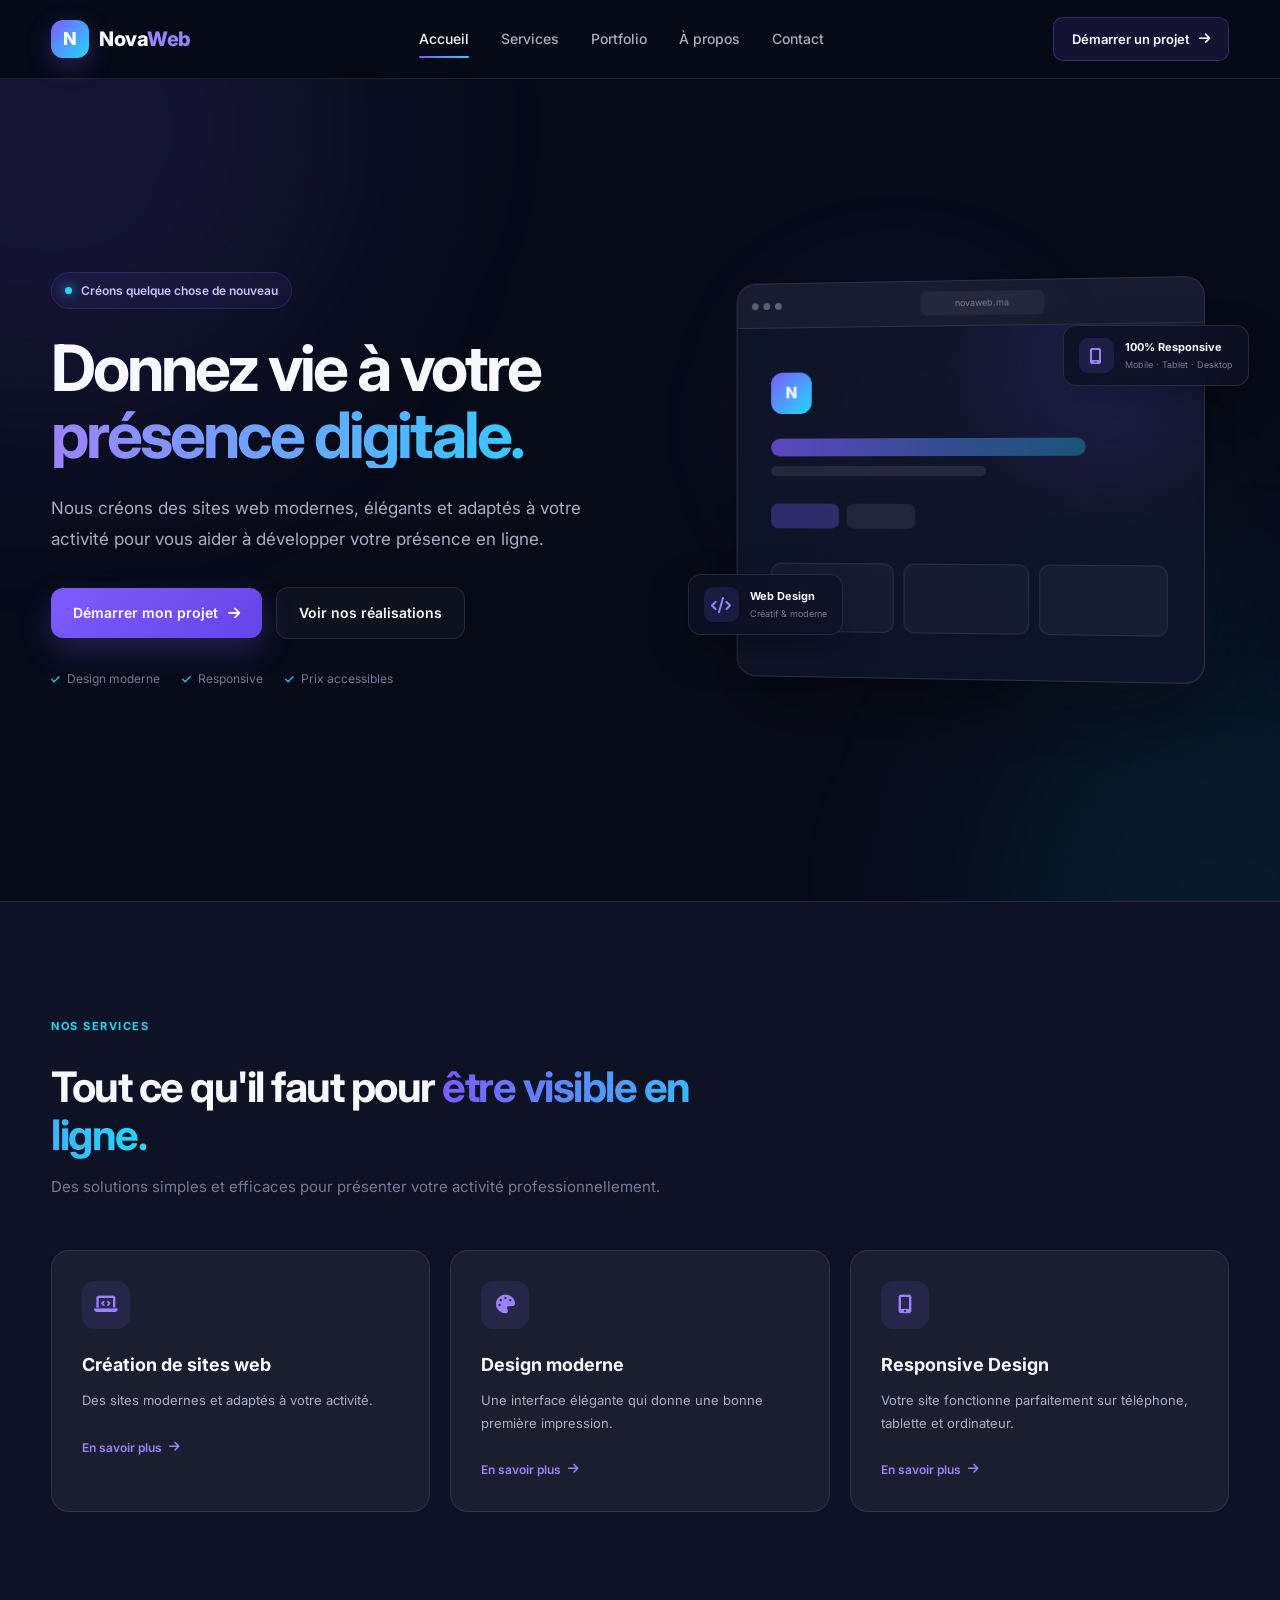
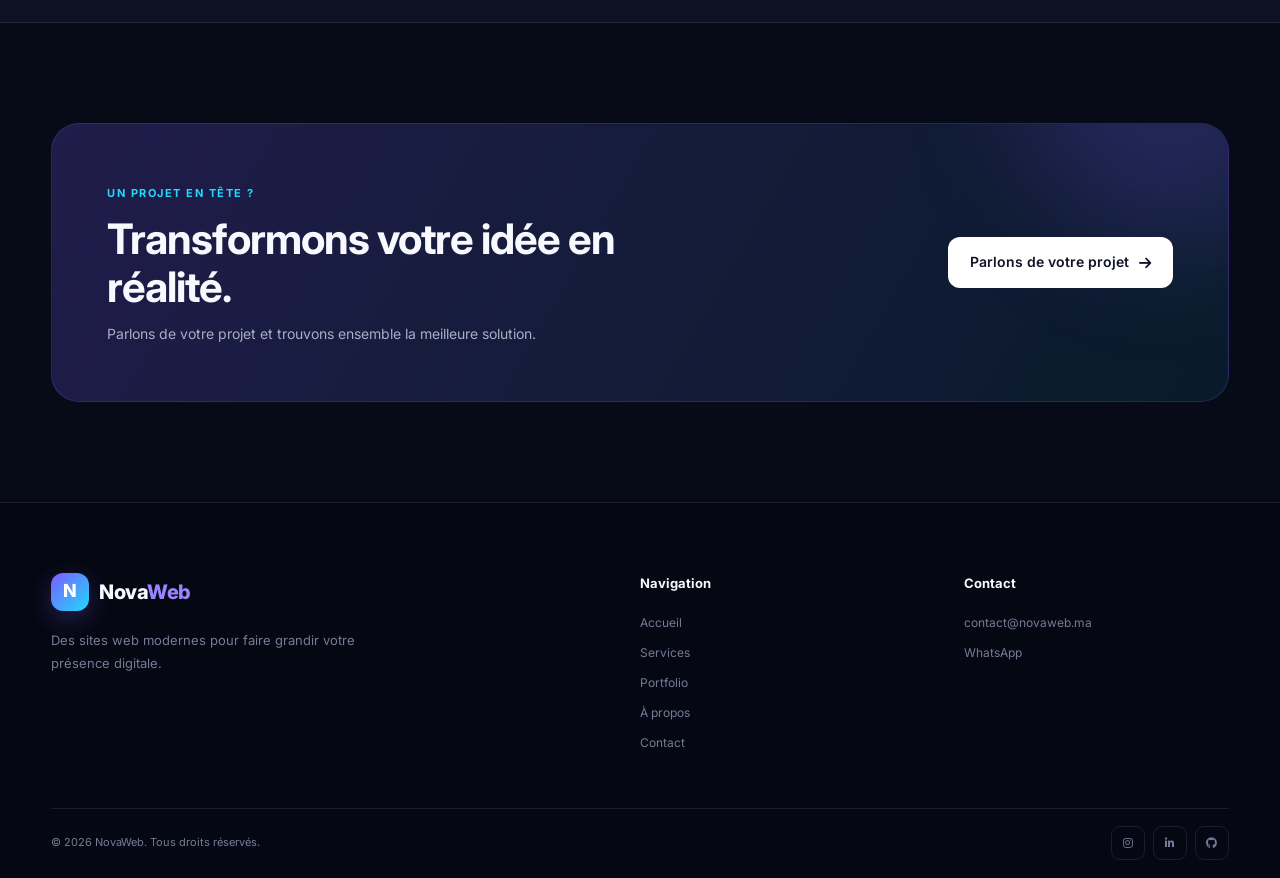
<file: index.html>
<!DOCTYPE html>
<html lang="fr">
<head>
    <meta charset="UTF-8">
    <meta name="viewport" content="width=device-width, initial-scale=1.0">

    <title>NovaWeb | Création de sites web</title>

    <meta
        name="description"
        content="NovaWeb crée des sites web modernes, élégants et adaptés aux besoins des petites entreprises et projets."
    >

    <link rel="stylesheet" href="css/style.css">

    <!-- Google Fonts -->
    <link rel="preconnect" href="https://fonts.googleapis.com">
    <link rel="preconnect" href="https://fonts.gstatic.com" crossorigin>

    <link
        href="https://fonts.googleapis.com/css2?family=Inter:wght@400;500;600;700;800&display=swap"
        rel="stylesheet"
    >

    <!-- Icons -->
    <link
        rel="stylesheet"
        href="https://cdnjs.cloudflare.com/ajax/libs/font-awesome/6.5.2/css/all.min.css"
    >
</head>

<body>

    <!-- =========================
         HEADER
    ========================== -->

    <header class="header">

        <div class="container navbar">

            <!-- Logo -->
            <a href="index.html" class="logo">
                <span class="logo-icon">N</span>
                <span>Nova<span>Web</span></span>
            </a>

            <!-- Navigation -->
            <nav class="nav-menu">

                <a href="index.html" class="active">
                    Accueil
                </a>

                <a href="services.html">
                    Services
                </a>

                <a href="portfolio.html">
                    Portfolio
                </a>

                <a href="about.html">
                    À propos
                </a>

                <a href="contact.html">
                    Contact
                </a>

            </nav>

            <!-- CTA -->
            <a href="contact.html" class="nav-button">
                Démarrer un projet
                <i class="fa-solid fa-arrow-right"></i>
            </a>

            <!-- Mobile menu -->
            <button class="menu-toggle" id="menuToggle">
                <i class="fa-solid fa-bars"></i>
            </button>

        </div>

    </header>


    <!-- =========================
         HERO SECTION
    ========================== -->

    <main>

        <section class="hero">

            <div class="container hero-content">

                <!-- Left -->
                <div class="hero-text">

                    <div class="hero-badge">
                        <span class="badge-dot"></span>
                        Créons quelque chose de nouveau
                    </div>

                    <h1>
                        Donnez vie à votre
                        <span>présence digitale.</span>
                    </h1>

                    <p>
                        Nous créons des sites web modernes, élégants
                        et adaptés à votre activité pour vous aider à
                        développer votre présence en ligne.
                    </p>

                    <div class="hero-buttons">

                        <a href="contact.html" class="btn-primary">
                            Démarrer mon projet
                            <i class="fa-solid fa-arrow-right"></i>
                        </a>

                        <a href="portfolio.html" class="btn-secondary">
                            Voir nos réalisations
                        </a>

                    </div>

                    <!-- Mini trust -->
                    <div class="hero-trust">

                        <div class="trust-item">
                            <i class="fa-solid fa-check"></i>
                            Design moderne
                        </div>

                        <div class="trust-item">
                            <i class="fa-solid fa-check"></i>
                            Responsive
                        </div>

                        <div class="trust-item">
                            <i class="fa-solid fa-check"></i>
                            Prix accessibles
                        </div>

                    </div>

                </div>


                <!-- Right -->
                <div class="hero-visual">

                    <div class="glow glow-1"></div>
                    <div class="glow glow-2"></div>

                    <div class="website-card">

                        <div class="card-top">

                            <div class="browser-dots">
                                <span></span>
                                <span></span>
                                <span></span>
                            </div>

                            <div class="browser-address">
                                novaweb.ma
                            </div>

                        </div>

                        <div class="card-content">

                            <div class="mini-logo">
                                N
                            </div>

                            <div class="mini-line large"></div>
                            <div class="mini-line"></div>

                            <div class="mini-buttons">
                                <span></span>
                                <span></span>
                            </div>

                            <div class="mini-boxes">

                                <div></div>
                                <div></div>
                                <div></div>

                            </div>

                        </div>

                    </div>

                    <div class="floating-card card-project">
                        <i class="fa-solid fa-code"></i>

                        <div>
                            <strong>Web Design</strong>
                            <small>Créatif & moderne</small>
                        </div>
                    </div>

                    <div class="floating-card card-responsive">
                        <i class="fa-solid fa-mobile-screen"></i>

                        <div>
                            <strong>100% Responsive</strong>
                            <small>Mobile · Tablet · Desktop</small>
                        </div>
                    </div>

                </div>

            </div>

        </section>


        <!-- =========================
             SERVICES PREVIEW
        ========================== -->

        <section class="services-preview">

            <div class="container">

                <div class="section-heading">

                    <span class="section-label">
                        NOS SERVICES
                    </span>

                    <h2>
                        Tout ce qu'il faut pour
                        <span>être visible en ligne.</span>
                    </h2>

                    <p>
                        Des solutions simples et efficaces pour
                        présenter votre activité professionnellement.
                    </p>

                </div>


                <div class="services-grid">

                    <div class="service-card">

                        <div class="service-icon">
                            <i class="fa-solid fa-laptop-code"></i>
                        </div>

                        <h3>
                            Création de sites web
                        </h3>

                        <p>
                            Des sites modernes et adaptés à votre
                            activité.
                        </p>

                        <a href="services.html">
                            En savoir plus
                            <i class="fa-solid fa-arrow-right"></i>
                        </a>

                    </div>


                    <div class="service-card">

                        <div class="service-icon">
                            <i class="fa-solid fa-palette"></i>
                        </div>

                        <h3>
                            Design moderne
                        </h3>

                        <p>
                            Une interface élégante qui donne une
                            bonne première impression.
                        </p>

                        <a href="services.html">
                            En savoir plus
                            <i class="fa-solid fa-arrow-right"></i>
                        </a>

                    </div>


                    <div class="service-card">

                        <div class="service-icon">
                            <i class="fa-solid fa-mobile-screen-button"></i>
                        </div>

                        <h3>
                            Responsive Design
                        </h3>

                        <p>
                            Votre site fonctionne parfaitement sur
                            téléphone, tablette et ordinateur.
                        </p>

                        <a href="services.html">
                            En savoir plus
                            <i class="fa-solid fa-arrow-right"></i>
                        </a>

                    </div>

                </div>

            </div>

        </section>


        <!-- =========================
             CTA
        ========================== -->

        <section class="cta-section">

            <div class="container">

                <div class="cta-box">

                    <div>

                        <span class="section-label">
                            UN PROJET EN TÊTE ?
                        </span>

                        <h2>
                            Transformons votre idée
                            en réalité.
                        </h2>

                        <p>
                            Parlons de votre projet et trouvons
                            ensemble la meilleure solution.
                        </p>

                    </div>

                    <a href="contact.html" class="btn-light">
                        Parlons de votre projet
                        <i class="fa-solid fa-arrow-right"></i>
                    </a>

                </div>

            </div>

        </section>

    </main>


    <!-- =========================
         FOOTER
    ========================== -->

    <footer class="footer">

        <div class="container footer-content">

            <div class="footer-brand">

                <a href="index.html" class="logo">
                    <span class="logo-icon">N</span>
                    <span>Nova<span>Web</span></span>
                </a>

                <p>
                    Des sites web modernes pour faire grandir
                    votre présence digitale.
                </p>

            </div>


            <div class="footer-links">

                <h4>Navigation</h4>

                <a href="index.html">Accueil</a>
                <a href="services.html">Services</a>
                <a href="portfolio.html">Portfolio</a>
                <a href="about.html">À propos</a>
                <a href="contact.html">Contact</a>

            </div>


            <div class="footer-links">

                <h4>Contact</h4>

                <a href="mailto:contact@novaweb.ma">
                    contact@novaweb.ma
                </a>

                <a href="https://wa.me/" target="_blank">
                    WhatsApp
                </a>

            </div>

        </div>


        <div class="container footer-bottom">

            <p>
                © 2026 NovaWeb. Tous droits réservés.
            </p>

            <div class="social-links">

                <a href="#">
                    <i class="fa-brands fa-instagram"></i>
                </a>

                <a href="#">
                    <i class="fa-brands fa-linkedin-in"></i>
                </a>

                <a href="#">
                    <i class="fa-brands fa-github"></i>
                </a>

            </div>

        </div>

    </footer>


    <script src="js/script.js"></script>

</body>
</html>
</file>
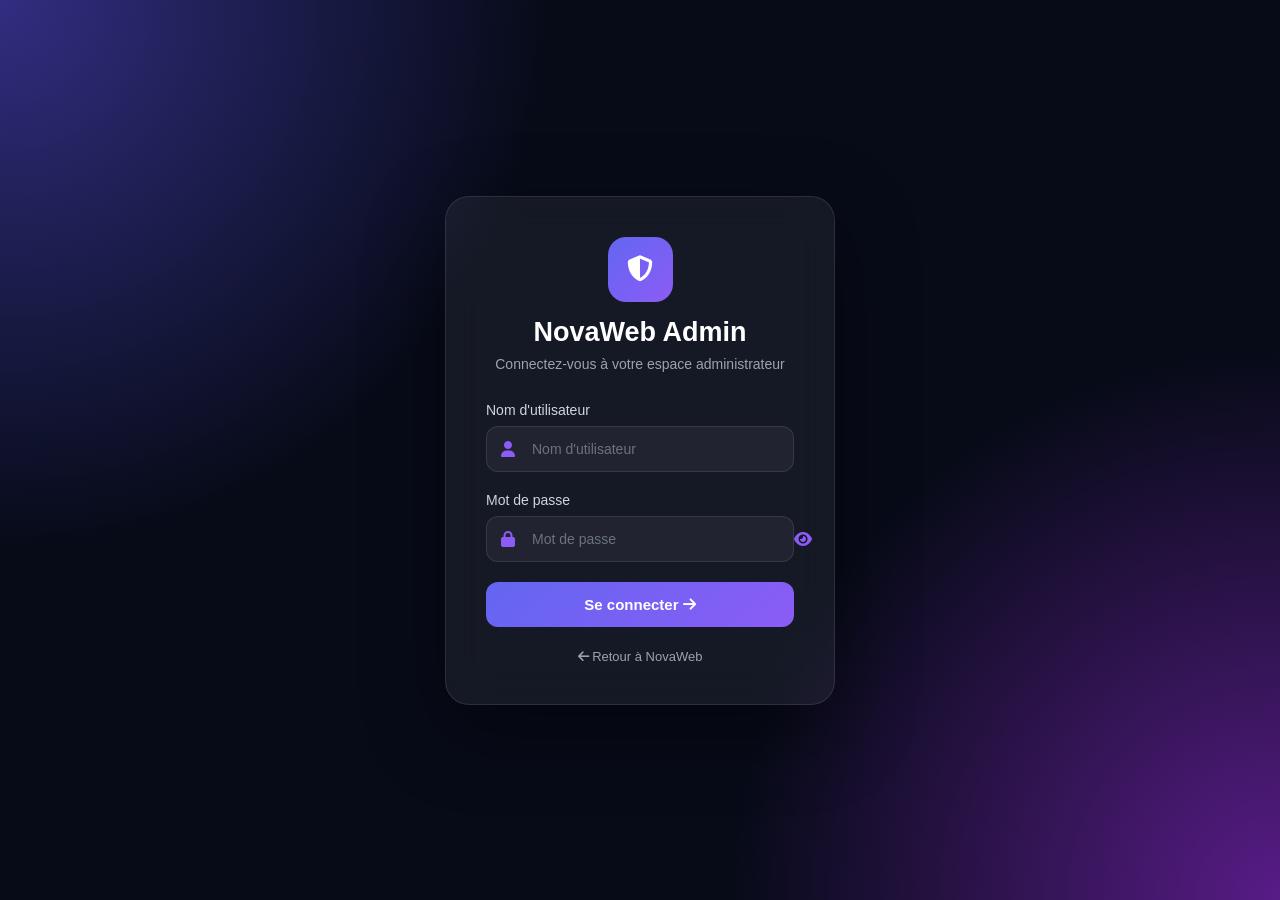
<file: admin/index.html>
<!DOCTYPE html>
<html lang="fr">
<head>
    <script>
    if (localStorage.getItem("novawebAdminLogged") !== "true") {
        window.location.href = "login.html";
    }
</script>
<meta charset="UTF-8">
<meta name="viewport" content="width=device-width, initial-scale=1.0">
<title>NovaWeb | Admin Dashboard</title>

<link rel="preconnect" href="https://fonts.googleapis.com">
<link rel="preconnect" href="https://fonts.gstatic.com" crossorigin>
<link href="https://fonts.googleapis.com/css2?family=Inter:wght@400;500;600;700;800&display=swap" rel="stylesheet">
<link rel="stylesheet" href="https://cdnjs.cloudflare.com/ajax/libs/font-awesome/6.5.2/css/all.min.css">

<style>
*{margin:0;padding:0;box-sizing:border-box}
:root{
--bg:#070b18;--sidebar:#0b1020;--card:rgba(18,25,45,.82);
--card-hover:rgba(24,32,55,.95);--border:rgba(255,255,255,.08);
--text:#f8fafc;--muted:#94a3b8;--primary:#7c3aed;
--primary-light:#a78bfa;--green:#22c55e;--red:#ef4444;--gold:#f5c76b
}
body{
font-family:"Inter",sans-serif;background:
radial-gradient(circle at 15% 10%,rgba(124,58,237,.13),transparent 28%),
radial-gradient(circle at 90% 80%,rgba(56,189,248,.08),transparent 30%),var(--bg);
color:var(--text);min-height:100vh
}
button,input{font:inherit}button{border:0}
.app{display:flex;min-height:100vh}
.sidebar{
width:250px;background:rgba(11,16,32,.92);border-right:1px solid var(--border);
padding:28px 18px;position:fixed;inset:0 auto 0 0;z-index:20;backdrop-filter:blur(18px)
}
.logo{display:flex;align-items:center;gap:11px;padding:0 12px;margin-bottom:42px}
.logo-icon{width:40px;height:40px;border-radius:12px;display:flex;align-items:center;justify-content:center;
background:linear-gradient(135deg,#7c3aed,#2563eb);box-shadow:0 8px 25px rgba(124,58,237,.3)}
.logo-text{font-size:20px;font-weight:800}.logo-text span{color:var(--primary-light)}
.nav-title{color:#64748b;font-size:11px;text-transform:uppercase;letter-spacing:1.5px;padding:0 13px;margin-bottom:12px}
.nav{display:flex;flex-direction:column;gap:6px}
.nav-item{display:flex;align-items:center;gap:13px;padding:13px 14px;border-radius:12px;color:var(--muted);cursor:pointer;transition:.25s}
.nav-item:hover{background:rgba(124,58,237,.1);color:white}
.nav-item.active{background:linear-gradient(135deg,rgba(124,58,237,.22),rgba(37,99,235,.12));color:white;border:1px solid rgba(124,58,237,.18)}
.nav-item i{width:20px;text-align:center}
.sidebar-bottom{position:absolute;left:18px;right:18px;bottom:25px}
.admin-mini{display:flex;align-items:center;gap:11px;padding:13px;background:rgba(255,255,255,.035);border:1px solid var(--border);border-radius:14px}
.avatar{width:38px;height:38px;border-radius:50%;display:flex;align-items:center;justify-content:center;background:linear-gradient(135deg,#7c3aed,#2563eb);font-weight:700}
.admin-info strong{display:block;font-size:13px}.admin-info span{color:var(--muted);font-size:11px}

.main{margin-left:250px;width:calc(100% - 250px);padding:30px 34px}
.topbar{display:flex;align-items:center;justify-content:space-between;gap:20px;margin-bottom:32px}
.page-title h1{font-size:28px;letter-spacing:-.7px;margin-bottom:7px}.page-title p{color:var(--muted);font-size:14px}
.top-actions{display:flex;align-items:center;gap:10px}
.refresh-btn{display:flex;align-items:center;gap:8px;padding:11px 16px;color:#e2e8f0;background:rgba(255,255,255,.045);border:1px solid var(--border);border-radius:11px;cursor:pointer}
.refresh-btn:hover{background:rgba(124,58,237,.13);border-color:rgba(124,58,237,.3)}
.status{display:flex;align-items:center;gap:8px;padding:10px 13px;border-radius:11px;background:rgba(34,197,94,.08);border:1px solid rgba(34,197,94,.15);color:#86efac;font-size:12px}
.status-dot{width:7px;height:7px;border-radius:50%;background:#22c55e;box-shadow:0 0 10px #22c55e}

.stats{display:grid;grid-template-columns:repeat(3,1fr);gap:18px;margin-bottom:25px}
.stat-card{position:relative;overflow:hidden;padding:23px;background:var(--card);border:1px solid var(--border);border-radius:18px;backdrop-filter:blur(18px);transition:.3s}
.stat-card:hover{transform:translateY(-3px);background:var(--card-hover);border-color:rgba(124,58,237,.22)}
.stat-top{display:flex;justify-content:space-between;align-items:center;margin-bottom:17px}
.stat-icon{width:43px;height:43px;border-radius:12px;display:flex;align-items:center;justify-content:center;background:rgba(124,58,237,.13);color:var(--primary-light)}
.stat-label{color:var(--muted);font-size:13px}.stat-number{font-size:29px;font-weight:800}.stat-description{color:#64748b;font-size:11px;margin-top:5px}

.content-card{background:var(--card);border:1px solid var(--border);border-radius:18px;overflow:hidden;backdrop-filter:blur(18px)}
.content-header{padding:21px 23px;display:flex;align-items:center;justify-content:space-between;gap:15px;border-bottom:1px solid var(--border)}
.content-title h2{font-size:17px;margin-bottom:5px}.content-title p{color:var(--muted);font-size:12px}
.search-box{position:relative;width:270px}.search-box i{position:absolute;left:13px;top:50%;transform:translateY(-50%);color:#64748b;font-size:13px}
.search-box input{width:100%;padding:11px 13px 11px 36px;background:rgba(255,255,255,.035);border:1px solid var(--border);border-radius:10px;outline:none;color:white;font-size:12px}
.search-box input:focus{border-color:rgba(124,58,237,.5);box-shadow:0 0 0 3px rgba(124,58,237,.08)}
.table-wrapper{width:100%;overflow-x:auto}
table{width:100%;min-width:900px;border-collapse:collapse}thead{background:rgba(255,255,255,.025)}
th{text-align:left;padding:14px 18px;color:#64748b;font-size:10px;text-transform:uppercase;letter-spacing:.9px;font-weight:600;white-space:nowrap}
td{padding:17px 18px;border-top:1px solid rgba(255,255,255,.045);color:#cbd5e1;font-size:12px;vertical-align:middle}
tbody tr:hover{background:rgba(124,58,237,.045)}
.client-name{color:white;font-weight:600}.client-email{color:#94a3b8}
.badge{display:inline-flex;align-items:center;gap:5px;padding:6px 9px;border-radius:7px;font-size:10px;font-weight:600;background:rgba(124,58,237,.11);color:#c4b5fd;border:1px solid rgba(124,58,237,.15)}
.budget{color:#f5c76b;font-weight:600}.message-cell{max-width:240px;color:#94a3b8;line-height:1.5}.date{color:#64748b;white-space:nowrap;font-size:11px}
.delete-btn{width:35px;height:35px;display:inline-flex;align-items:center;justify-content:center;border-radius:9px;background:rgba(239,68,68,.08);border:1px solid rgba(239,68,68,.16);color:#f87171;cursor:pointer}
.delete-btn:hover{background:rgba(239,68,68,.18);transform:translateY(-2px)}
.empty{text-align:center;padding:55px 20px!important;color:#64748b}.empty-icon{width:55px;height:55px;margin:0 auto 15px;border-radius:16px;display:flex;align-items:center;justify-content:center;background:rgba(124,58,237,.08);color:#8b5cf6;font-size:20px}

.page-section{display:none}.page-section.active{display:block}
.projects-grid{display:grid;grid-template-columns:repeat(3,1fr);gap:18px;padding:23px}
.project-card{background:rgba(255,255,255,.025);border:1px solid var(--border);border-radius:16px;padding:20px;transition:.3s}
.project-card:hover{transform:translateY(-4px);background:rgba(124,58,237,.05);border-color:rgba(124,58,237,.25)}
.project-icon{width:48px;height:48px;border-radius:13px;display:flex;align-items:center;justify-content:center;background:rgba(124,58,237,.12);color:#c4b5fd;margin-bottom:18px;font-size:20px}
.project-icon.green{background:rgba(34,197,94,.1);color:#86efac}.project-icon.gold{background:rgba(245,199,107,.1);color:#f5c76b}
.project-top{display:flex;align-items:center;justify-content:space-between;gap:10px;margin-bottom:9px}.project-top h3{font-size:15px}
.project-status{display:flex;align-items:center;gap:5px;color:#86efac;font-size:9px;white-space:nowrap}.project-status span{width:6px;height:6px;border-radius:50%;background:#22c55e}
.project-info p{color:var(--muted);font-size:11px;line-height:1.6;min-height:35px}.project-tech{display:flex;flex-wrap:wrap;gap:6px;margin:16px 0}
.project-tech span{padding:5px 8px;border-radius:6px;background:rgba(255,255,255,.04);color:#94a3b8;font-size:9px}
.project-btn{display:flex;align-items:center;justify-content:space-between;padding:10px 12px;border-radius:9px;background:rgba(124,58,237,.1);border:1px solid rgba(124,58,237,.15);color:#c4b5fd;text-decoration:none;font-size:11px}
.project-btn:hover{background:rgba(124,58,237,.2);color:white}

.analytics-grid{display:grid;grid-template-columns:repeat(2,1fr);gap:20px;padding:23px}
.analytics-card{background:rgba(255,255,255,.025);border:1px solid var(--border);border-radius:16px;padding:20px}
.analytics-card-header{display:flex;align-items:center;justify-content:space-between;margin-bottom:22px}
.analytics-card-header h3{font-size:15px;margin-bottom:5px}.analytics-card-header p{color:var(--muted);font-size:11px}
.analytics-icon{width:42px;height:42px;border-radius:12px;display:flex;align-items:center;justify-content:center;background:rgba(124,58,237,.12);color:#c4b5fd}
.analytics-icon.gold{background:rgba(245,199,107,.1);color:#f5c76b}
.analytics-list{display:flex;flex-direction:column;gap:13px}.analytics-row{display:flex;align-items:center;justify-content:space-between;gap:15px}
.analytics-row-info{display:flex;align-items:center;gap:10px;min-width:0}.analytics-dot{width:8px;height:8px;border-radius:50%;background:#7c3aed;flex-shrink:0}
.analytics-row-info span{color:#cbd5e1;font-size:11px}.analytics-value{color:white;font-size:12px;font-weight:600}
.analytics-bar{height:6px;background:rgba(255,255,255,.06);border-radius:10px;overflow:hidden;margin-top:6px}
.analytics-bar-fill{height:100%;width:0;border-radius:10px;background:linear-gradient(90deg,#7c3aed,#a78bfa);transition:width .5s ease}
.analytics-overview{display:grid;grid-template-columns:repeat(3,1fr);gap:16px;padding:0 23px 23px}
.overview-item{display:flex;align-items:center;gap:14px;padding:18px;border-radius:14px;background:rgba(255,255,255,.025);border:1px solid var(--border)}
.overview-icon{width:42px;height:42px;border-radius:11px;display:flex;align-items:center;justify-content:center;background:rgba(124,58,237,.12);color:#c4b5fd}
.overview-icon.green{background:rgba(34,197,94,.1);color:#86efac}.overview-icon.gold{background:rgba(245,199,107,.1);color:#f5c76b}
.overview-item span{display:block;color:var(--muted);font-size:10px;margin-bottom:5px}.overview-item strong{font-size:20px;color:white}

.toast{position:fixed;right:25px;bottom:25px;display:flex;align-items:center;gap:10px;padding:13px 17px;background:#111827;border:1px solid rgba(34,197,94,.25);border-radius:12px;color:#bbf7d0;font-size:12px;box-shadow:0 15px 40px rgba(0,0,0,.35);transform:translateY(120px);opacity:0;transition:.3s;z-index:100}
.toast.show{transform:translateY(0);opacity:1}

@media(max-width:1000px){.projects-grid{grid-template-columns:1fr}}
@media(max-width:900px){
.sidebar{width:75px;padding:25px 10px}.logo{justify-content:center;padding:0}.logo-text,.nav-title,.nav-item span,.admin-info{display:none}
.nav-item{justify-content:center;padding:13px}.sidebar-bottom{left:10px;right:10px}.admin-mini{justify-content:center;padding:9px}
.main{margin-left:75px;width:calc(100% - 75px);padding:25px 20px}.stats{grid-template-columns:1fr}
.content-header{align-items:flex-start;flex-direction:column}.search-box{width:100%}
.analytics-grid,.analytics-overview{grid-template-columns:1fr}
}
@media(max-width:600px){.main{padding:20px 14px}.topbar{align-items:flex-start;flex-direction:column}.page-title h1{font-size:23px}.status{display:none}}
.logout-btn {
    margin: 20px;
    padding: 13px 16px;
    border-radius: 12px;

    display: flex;
    align-items: center;
    gap: 12px;

    color: #f87171;
    cursor: pointer;

    transition: 0.3s;
}

.logout-btn:hover {
    background: rgba(239, 68, 68, 0.1);
    color: #ef4444;
}
/* ========================================
   DEMANDE DETAILS MODAL
======================================== */

.details-modal {
    position: fixed;
    inset: 0;

    display: none;
    align-items: center;
    justify-content: center;

    z-index: 9999;
}

.details-modal.show {
    display: flex;
}

.details-modal-overlay {
    position: absolute;
    inset: 0;

    background: rgba(3, 7, 18, 0.75);

    backdrop-filter: blur(8px);
}

.details-modal-content {
    position: relative;

    width: min(650px, calc(100% - 40px));

    max-height: 85vh;
    overflow-y: auto;

    padding: 30px;

    border-radius: 22px;

    background:
        linear-gradient(
            145deg,
            rgba(22, 28, 55, 0.98),
            rgba(12, 17, 35, 0.98)
        );

    border: 1px solid rgba(255,255,255,0.1);

    box-shadow:
        0 30px 100px rgba(0,0,0,0.55);

    animation: modalAppear 0.25s ease;
}

@keyframes modalAppear {

    from {
        opacity: 0;
        transform: translateY(20px) scale(0.97);
    }

    to {
        opacity: 1;
        transform: translateY(0) scale(1);
    }

}

.details-modal-header {
    display: flex;
    justify-content: space-between;
    align-items: flex-start;

    margin-bottom: 28px;

    padding-bottom: 20px;

    border-bottom: 1px solid rgba(255,255,255,0.08);
}

.modal-label {
    display: block;

    margin-bottom: 7px;

    color: #8b5cf6;

    font-size: 11px;
    font-weight: 700;

    letter-spacing: 1.5px;
}

.details-modal-header h2 {
    margin: 0;

    font-size: 24px;
}

.modal-close {
    width: 38px;
    height: 38px;

    border: 0;
    border-radius: 10px;

    background: rgba(255,255,255,0.06);

    color: #9ca3af;

    cursor: pointer;

    font-size: 16px;

    transition: 0.2s;
}

.modal-close:hover {
    background: rgba(239,68,68,0.15);
    color: #f87171;
}

.details-grid {
    display: grid;

    grid-template-columns: repeat(2, 1fr);

    gap: 15px;
}

.detail-item {
    padding: 17px;

    border-radius: 14px;

    background: rgba(255,255,255,0.035);

    border: 1px solid rgba(255,255,255,0.06);
}

.detail-item span {
    display: flex;
    align-items: center;
    gap: 8px;

    margin-bottom: 9px;

    color: #8f96a8;

    font-size: 12px;
}

.detail-item span i {
    color: #8b5cf6;
}

.detail-item strong {
    display: block;

    color: #f3f4f6;

    font-size: 14px;

    word-break: break-word;
}

.detail-message {
    grid-column: 1 / -1;
}

.detail-message p {
    margin: 0;

    color: #d1d5db;

    font-size: 14px;

    line-height: 1.7;

    white-space: pre-wrap;

    word-break: break-word;
}

@media (max-width: 650px) {

    .details-modal-content {
        padding: 22px;
    }

    .details-grid {
        grid-template-columns: 1fr;
    }

    .detail-message {
        grid-column: auto;
    }

}
.modal-actions {
    margin-top: 22px;
    display: flex;
    justify-content: flex-end;
}

.contact-client-btn {
    display: inline-flex;
    align-items: center;
    gap: 9px;

    padding: 12px 18px;
    border-radius: 11px;

    background: linear-gradient(135deg, #6366f1, #8b5cf6);

    color: white;
    text-decoration: none;

    font-size: 13px;
    font-weight: 700;

    transition: 0.25s;
}

.contact-client-btn:hover {
    transform: translateY(-2px);
    box-shadow: 0 10px 25px rgba(99,102,241,0.3);
}
.status-select {
    appearance: none;
    -webkit-appearance: none;

    min-width: 125px;
    padding: 9px 32px 9px 12px;

    border: 1px solid rgba(139, 92, 246, 0.25);
    border-radius: 10px;

    background: rgba(99, 102, 241, 0.12);
    color: #c4b5fd;

    font-size: 12px;
    font-weight: 700;

    cursor: pointer;
    outline: none;

    transition: 0.25s;
}

.status-select:hover {
    transform: translateY(-1px);
    border-color: rgba(139, 92, 246, 0.55);
}

.status-select:focus {
    border-color: #8b5cf6;
    box-shadow: 0 0 0 3px rgba(139, 92, 246, 0.12);
}

.status-select option {
    background: #111827;
    color: #f3f4f6;
}

/* Nouveau */
.status-select[value="Nouveau"] {
    background: rgba(139, 92, 246, 0.15);
    color: #c4b5fd;
}

/* En cours */
.status-select[value="En cours"] {
    background: rgba(59, 130, 246, 0.15);
    color: #93c5fd;
}

/* Terminé */
.status-select[value="Terminé"] {
    background: rgba(34, 197, 94, 0.15);
    color: #86efac;
}

.status-select:hover {
    border-color: rgba(139, 92, 246, 0.55);
    transform: translateY(-1px);
}

.status-select:focus {
    border-color: #8b5cf6;
    box-shadow: 0 0 0 3px rgba(139, 92, 246, 0.12);
}

.status-select option {
    background: #111827;
    color: #f3f4f6;
    padding: 10px;
}
.status-select.status-nouveau {
    background: rgba(139, 92, 246, 0.15);
    border-color: rgba(139, 92, 246, 0.35);
    color: #c4b5fd;
}

.status-select.status-en-cours {
    background: rgba(59, 130, 246, 0.15);
    border-color: rgba(59, 130, 246, 0.35);
    color: #93c5fd;
}

.status-select.status-terminé {
    background: rgba(34, 197, 94, 0.15);
    border-color: rgba(34, 197, 94, 0.35);
    color: #86efac;
}
</style>
</head>

<body>
<div class="app">

<aside class="sidebar">
<div class="logo">
<div class="logo-icon"><i class="fa-solid fa-bolt"></i></div>
<div class="logo-text">Nova<span>Web</span></div>
</div>

<div class="nav-title">Workspace</div>

<nav class="nav">
<div class="nav-item active" data-page="dashboard"><i class="fa-solid fa-chart-line"></i><span>Dashboard</span></div>
<div class="nav-item" data-page="demandes"><i class="fa-solid fa-inbox"></i><span>Demandes</span></div>
<div class="nav-item" data-page="projets"><i class="fa-solid fa-folder-open"></i><span>Projets</span></div>
<div class="nav-item" data-page="analytics"><i class="fa-solid fa-chart-pie"></i><span>Analytics</span></div>
</nav>

<div class="sidebar-bottom">
<div class="admin-mini">
<div class="avatar">F</div>
<div class="admin-info"><strong>Admin</strong><span>NovaWeb</span></div>
</div>
</div>
<div class="logout-btn" id="logoutBtn">
    <i class="fa-solid fa-right-from-bracket"></i>
    <span>Logout</span>
</div>
</aside>

<main class="main">

<!-- DASHBOARD -->
<div id="dashboardPage" class="page-section active">

<div class="topbar">
<div class="page-title">
<h1>Dashboard</h1>
<p>Bienvenue dans votre espace d'administration NovaWeb.</p>
</div>
<div class="top-actions">
<div class="status"><span class="status-dot"></span>Système opérationnel</div>
<button class="refresh-btn" id="refreshBtn" type="button"><i class="fa-solid fa-rotate"></i>Actualiser</button>
</div>
</div>

<section class="stats">
<div class="stat-card">
<div class="stat-top"><div class="stat-label">Total demandes</div><div class="stat-icon"><i class="fa-solid fa-inbox"></i></div></div>
<div class="stat-number" id="totalContacts">0</div>
<div class="stat-description">Toutes les demandes reçues</div>
</div>

<div class="stat-card">
<div class="stat-top"><div class="stat-label">Aujourd'hui</div><div class="stat-icon"><i class="fa-solid fa-calendar-day"></i></div></div>
<div class="stat-number" id="todayContacts">0</div>
<div class="stat-description">Nouvelles demandes aujourd'hui</div>
</div>

<div class="stat-card">
<div class="stat-top"><div class="stat-label">Dernière demande</div><div class="stat-icon"><i class="fa-solid fa-clock"></i></div></div>
<div class="stat-number" id="lastContact" style="font-size:18px">—</div>
<div class="stat-description">Date de la dernière demande</div>
</div>
</section>

<section class="content-card">
<div class="content-header">
<div class="content-title"><h2>Demandes clients</h2><p>Consultez et gérez les demandes reçues.</p></div>
<div class="search-box">
<i class="fa-solid fa-magnifying-glass"></i>
<input type="text" id="searchInput" placeholder="Rechercher un client...">
</div>
</div>
<div class="table-wrapper">
<table>
<thead><tr><th>Client</th><th>Email</th><th>Projet</th><th>Budget</th><th>Message</th><th>Date</th><th>Action</th></tr></thead>
<tbody id="contactsTable"><tr><td colspan="7" class="empty">Chargement...</td></tr></tbody>
</table>
</div>
</section>

</div>

<!-- DEMANDES -->
<section id="demandesPage" class="page-section">
<div class="content-card">
<div class="content-header">
<div class="content-title"><h2>Demandes clients</h2><p>Gérez toutes les demandes reçues.</p></div>
<div class="search-box"><i class="fa-solid fa-magnifying-glass"></i><input type="text" id="searchDemandes" placeholder="Rechercher une demande..."></div>
</div>
<div class="table-wrapper">
<table>
<thead><tr><th>Client</th><th>Email</th><th>Projet</th><th>Budget</th><th>Message</th><th>Date</th><th>Action</th></tr></thead>
<tbody id="demandesTable"></tbody>
</table>
</div>
</div>
</section>

<!-- PROJETS -->
<section id="projetsPage" class="page-section">
<div class="content-card">
<div class="content-header">
<div class="content-title"><h2>Projets NovaWeb</h2><p>Gérez et consultez les projets réalisés.</p></div>
<span class="badge">3 projets</span>
</div>

<div class="projects-grid">

<div class="project-card">
<div class="project-icon"><i class="fa-solid fa-cake-candles"></i></div>
<div class="project-info">
<div class="project-top"><h3>Lina Pâtisserie</h3><span class="project-status"><span></span>Terminé</span></div>
<p>Site vitrine moderne pour une pâtisserie marocaine.</p>
<div class="project-tech"><span>HTML</span><span>CSS</span><span>JavaScript</span></div>
<a href="../portfolio/lina-patisserie.html" target="_blank" class="project-btn">Voir le projet <i class="fa-solid fa-arrow-up-right-from-square"></i></a>
</div>
</div>

<div class="project-card">
<div class="project-icon green"><i class="fa-solid fa-leaf"></i></div>
<div class="project-info">
<div class="project-top"><h3>Green Garden</h3><span class="project-status"><span></span>Terminé</span></div>
<p>Site web élégant pour un service d'aménagement de jardins.</p>
<div class="project-tech"><span>HTML</span><span>CSS</span><span>JavaScript</span></div>
<a href="../portfolio/green-garden.html" target="_blank" class="project-btn">Voir le projet <i class="fa-solid fa-arrow-up-right-from-square"></i></a>
</div>
</div>

<div class="project-card">
<div class="project-icon gold"><i class="fa-solid fa-hotel"></i></div>
<div class="project-info">
<div class="project-top"><h3>Riad Al Amal</h3><span class="project-status"><span></span>Terminé</span></div>
<p>Présentation digitale premium pour un riad marocain.</p>
<div class="project-tech"><span>HTML</span><span>CSS</span><span>JavaScript</span></div>
<a href="../portfolio/riad-al-amal.html" target="_blank" class="project-btn">Voir le projet <i class="fa-solid fa-arrow-up-right-from-square"></i></a>
</div>
</div>

</div>
</div>
</section>

<!-- ANALYTICS -->
<section id="analyticsPage" class="page-section">
<div class="content-card">
<div class="content-header">
<div class="content-title"><h2>Analytics</h2><p>Analysez les performances de NovaWeb.</p></div>
<span class="badge"><i class="fa-solid fa-chart-pie"></i>Statistiques</span>
</div>

<div class="analytics-grid">

<div class="analytics-card">
<div class="analytics-card-header">
<div><h3>Types de projets</h3><p>Demandes par service</p></div>
<div class="analytics-icon"><i class="fa-solid fa-layer-group"></i></div>
</div>
<div id="projectTypeStats" class="analytics-list"></div>
</div>

<div class="analytics-card">
<div class="analytics-card-header">
<div><h3>Budgets</h3><p>Répartition des budgets</p></div>
<div class="analytics-icon gold"><i class="fa-solid fa-coins"></i></div>
</div>
<div id="budgetStats" class="analytics-list"></div>
</div>

</div>

<div class="analytics-overview">
<div class="overview-item"><div class="overview-icon"><i class="fa-solid fa-inbox"></i></div><div><span>Total demandes</span><strong id="analyticsTotal">0</strong></div></div>
<div class="overview-item"><div class="overview-icon green"><i class="fa-solid fa-calendar-day"></i></div><div><span>Demandes aujourd'hui</span><strong id="analyticsToday">0</strong></div></div>
<div class="overview-item"><div class="overview-icon gold"><i class="fa-solid fa-briefcase"></i></div><div><span>Services demandés</span><strong id="analyticsServices">0</strong></div></div>
</div>
</div>
</section>
<!-- ========================================
     DEMANDE DETAILS MODAL
======================================== -->

<div id="detailsModal" class="details-modal">

    <div class="details-modal-overlay" id="detailsModalOverlay"></div>

    <div class="details-modal-content">

        <div class="details-modal-header">

            <div>
                <span class="modal-label">DEMANDE CLIENT</span>
                <h2 id="modalClientName">Client</h2>
            </div>

            <button id="closeDetailsModal" class="modal-close">
                <i class="fa-solid fa-xmark"></i>
            </button>

        </div>


        <div class="details-grid">

            <div class="detail-item">
                <span>
                    <i class="fa-solid fa-user"></i>
                    Nom
                </span>
                <strong id="modalName">—</strong>
            </div>

            <div class="detail-item">
                <span>
                    <i class="fa-solid fa-envelope"></i>
                    Email
                </span>
                <strong id="modalEmail">—</strong>
            </div>

            <div class="detail-item">
                <span>
                    <i class="fa-solid fa-briefcase"></i>
                    Projet
                </span>
                <strong id="modalProject">—</strong>
            </div>

            <div class="detail-item">
                <span>
                    <i class="fa-solid fa-coins"></i>
                    Budget
                </span>
                <strong id="modalBudget">—</strong>
            </div>

            <div class="detail-item detail-message">

                <span>
                    <i class="fa-solid fa-message"></i>
                    Message
                </span>

                <p id="modalMessage">—</p>

            </div>

            <div class="detail-item">

                <span>
                    <i class="fa-solid fa-calendar"></i>
                    Date
                </span>

                <strong id="modalDate">—</strong>

            </div>

        </div>
        <div class="modal-actions">

    <a
        id="contactClientBtn"
        class="contact-client-btn"
        href="#"
    >
        <i class="fa-solid fa-envelope"></i>
        Contacter le client
    </a>

</div>

    </div>

</div>
</main>
</div>

<div class="toast" id="toast">
<i class="fa-solid fa-circle-check"></i>
<span id="toastMessage">Actualisation terminée.</span>
</div>
<script>
let allContacts = [];

/* ========================================
   HELPERS
======================================== */

function escapeHTML(value) {
return String(value)
.replace(/&/g,"&amp;")
.replace(/</g,"&lt;")
.replace(/>/g,"&gt;")
.replace(/"/g,"&quot;")
.replace(/'/g,"&#039;");
}

function formatDate(dateString) {
if (!dateString) return "-";
const date = new Date(dateString.replace(" ","T")+"Z");
if (isNaN(date.getTime())) return dateString;
return date.toLocaleDateString("fr-FR",{day:"2-digit",month:"short",year:"numeric"});
}

function showToast(message) {
const toast=document.getElementById("toast");
const toastMessage=document.getElementById("toastMessage");
if(!toast||!toastMessage)return;
toastMessage.textContent=message;
toast.classList.add("show");
setTimeout(()=>toast.classList.remove("show"),2500);
}

/* ========================================
   DASHBOARD DATA
======================================== */

async function loadContacts() {
const table=document.getElementById("contactsTable");

try {
const response=await fetch("http://localhost:3000/api/contacts");
if(!response.ok) throw new Error("Impossible de récupérer les demandes.");

const data=await response.json();
if(!data.success) throw new Error(data.message||"Erreur serveur.");

allContacts=data.contacts||[];

updateStats(allContacts);
renderContacts(allContacts);
renderDemandes(allContacts);
updateAnalytics(allContacts);

} catch(error) {
console.error("Erreur chargement:",error);
if(table){
table.innerHTML=`<tr><td colspan="7" class="empty"><div class="empty-icon"><i class="fa-solid fa-triangle-exclamation"></i></div>Impossible de charger les demandes.</td></tr>`;
}
}
}

function updateStats(contacts) {
const total=document.getElementById("totalContacts");
const today=document.getElementById("todayContacts");
const last=document.getElementById("lastContact");

if(total) total.textContent=contacts.length;

const todayDate=new Date().toISOString().split("T")[0];
const todayCount=contacts.filter(c=>c.created_at&&c.created_at.startsWith(todayDate)).length;

if(today) today.textContent=todayCount;
if(last) last.textContent=contacts.length?formatDate(contacts[0].created_at):"—";
}

function renderContacts(contacts) {
const table=document.getElementById("contactsTable");
if(!table)return;

if(!contacts.length){
table.innerHTML=`<tr><td colspan="7" class="empty"><div class="empty-icon"><i class="fa-solid fa-inbox"></i></div><strong style="display:block;color:#cbd5e1;margin-bottom:6px">Aucune demande</strong><span>Les nouvelles demandes apparaîtront ici.</span></td></tr>`;
return;
}

table.innerHTML=contacts.map(contact=>`
<tr>
<td><div class="client-name">${escapeHTML(contact.name||"-")}</div></td>
<td><div class="client-email">${escapeHTML(contact.email||"-")}</div></td>
<td><span class="badge">${escapeHTML(contact.project_type||"-")}</span></td>
<td><span class="budget">${escapeHTML(contact.budget||"-")}</span></td>
<td class="message-cell">${escapeHTML(contact.message||"-")}</td>
<td class="date">${formatDate(contact.created_at)}</td>
<td class="actions-cell">

    <button
        class="view-details-btn"
        type="button"
        data-id="${contact.id}"
        title="Voir les détails"
    >
        <i class="fa-solid fa-eye"></i>
        Voir détails
    </button>

    <button
        class="delete-btn"
        type="button"
        data-id="${contact.id}"
        title="Supprimer"
    >
        <i class="fa-solid fa-trash"></i>
    </button>

</td>
</tr>`).join("");

bindDeleteButtons(table);
}

function renderDemandes(contacts) {
const table=document.getElementById("demandesTable");
if(!table)return;

if(!contacts.length){
table.innerHTML=`<tr><td colspan="7" class="empty"><div class="empty-icon"><i class="fa-solid fa-inbox"></i></div>Aucune demande pour le moment.</td></tr>`;
return;
}

table.innerHTML=contacts.map(contact=>`
<tr>
<td><div class="client-name">${escapeHTML(contact.name||"-")}</div></td>
<td><div class="client-email">${escapeHTML(contact.email||"-")}</div></td>
<td><span class="badge">${escapeHTML(contact.project_type||"-")}</span></td>
<td><span class="budget">${escapeHTML(contact.budget||"-")}</span></td>
<td class="message-cell">${escapeHTML(contact.message||"-")}</td>
<td class="date">${formatDate(contact.created_at)}</td>
<td>
    <select
    class="status-select status-${(contact.status || "Nouveau").replace(" ", "-").toLowerCase()}"
    data-id="${contact.id}"
    onchange="updateContactStatus(this)"
>
        <option value="Nouveau" ${contact.status === "Nouveau" ? "selected" : ""}>
            Nouveau
        </option>

        <option value="En cours" ${contact.status === "En cours" ? "selected" : ""}>
            En cours
        </option>

        <option value="Terminé" ${contact.status === "Terminé" ? "selected" : ""}>
            Terminé
        </option>
    </select>
</td>
<td><button class="delete-btn" type="button" data-id="${contact.id}" title="Supprimer"><i class="fa-solid fa-trash"></i></button></td>
</tr>`).join("");

bindDeleteButtons(table);
}

function bindDeleteButtons(container) {
container.querySelectorAll(".delete-btn").forEach(button=>{
button.addEventListener("click",()=>deleteContact(button.dataset.id));
});
}

async function deleteContact(id) {
if(!confirm("Voulez-vous vraiment supprimer cette demande ?"))return;

try {
const response=await fetch(`http://localhost:3000/api/contacts/${id}`,{method:"DELETE"});
const data=await response.json();

if(!response.ok||!data.success) throw new Error(data.message||"Impossible de supprimer la demande.");

showToast("Demande supprimée avec succès.");
await loadContacts();

} catch(error) {
console.error("Erreur suppression:",error);
alert("Erreur : "+error.message);
}
}

/* ========================================
   ANALYTICS
======================================== */

function updateAnalytics(contacts) {
const total=document.getElementById("analyticsTotal");
const today=document.getElementById("analyticsToday");
const services=document.getElementById("analyticsServices");
const projectTypeStats=document.getElementById("projectTypeStats");
const budgetStats=document.getElementById("budgetStats");

if(!total||!today||!services||!projectTypeStats||!budgetStats)return;

total.textContent=contacts.length;

const todayDate=new Date().toISOString().split("T")[0];
today.textContent=contacts.filter(c=>c.created_at&&c.created_at.startsWith(todayDate)).length;

const projectTypes={};
const budgets={};

contacts.forEach(contact=>{
const type=contact.project_type||"Non précisé";
const budget=contact.budget||"Non précisé";
projectTypes[type]=(projectTypes[type]||0)+1;
budgets[budget]=(budgets[budget]||0)+1;
});

services.textContent=Object.keys(projectTypes).length;

renderAnalyticsList(projectTypeStats,projectTypes);
renderAnalyticsList(budgetStats,budgets);
}

function renderAnalyticsList(container,data) {
const entries=Object.entries(data);

if(!entries.length){
container.innerHTML=`<div class="empty">Aucune donnée disponible.</div>`;
return;
}

const max=Math.max(...entries.map(item=>item[1]));

container.innerHTML=entries.map(([label,count])=>{
const percentage=(count/max)*100;
return `
<div>
<div class="analytics-row">
<div class="analytics-row-info">
<div class="analytics-dot"></div>
<span>${escapeHTML(label)}</span>
</div>
<span class="analytics-value">${count}</span>
</div>
<div class="analytics-bar">
<div class="analytics-bar-fill" style="width:${percentage}%"></div>
</div>
</div>`;
}).join("");
}

/* ========================================
   SEARCH DASHBOARD
======================================== */

document.getElementById("searchInput").addEventListener("input",function(){
const search=this.value.toLowerCase().trim();

if(!search){renderContacts(allContacts);return;}

const filtered=allContacts.filter(contact=>
String(contact.name||"").toLowerCase().includes(search)||
String(contact.email||"").toLowerCase().includes(search)||
String(contact.project_type||"").toLowerCase().includes(search)||
String(contact.message||"").toLowerCase().includes(search)
);

renderContacts(filtered);
});

/* ========================================
   SEARCH DEMANDES
======================================== */

document.getElementById("searchDemandes").addEventListener("input",function(){
const search=this.value.toLowerCase().trim();

if(!search){renderDemandes(allContacts);return;}

const filtered=allContacts.filter(contact=>
String(contact.name||"").toLowerCase().includes(search)||
String(contact.email||"").toLowerCase().includes(search)||
String(contact.project_type||"").toLowerCase().includes(search)||
String(contact.budget||"").toLowerCase().includes(search)||
String(contact.message||"").toLowerCase().includes(search)
);

renderDemandes(filtered);
});
function bindDetailsButtons() {

    document
        .querySelectorAll(".view-details-btn")
        .forEach(button => {

            button.addEventListener("click", () => {

                const id = button.dataset.id;

                openDetailsModal(id);

            });

        });

}
/* ========================================
   REFRESH
======================================== */

document.getElementById("refreshBtn").addEventListener("click",async function(){
const icon=this.querySelector("i");
icon.classList.add("fa-spin");
await loadContacts();

setTimeout(()=>{
icon.classList.remove("fa-spin");
showToast("Dashboard actualisé.");
},400);
});

/* ========================================
   NAVIGATION
======================================== */

const navItems=document.querySelectorAll(".nav-item");
const dashboardPage=document.getElementById("dashboardPage");
const demandesPage=document.getElementById("demandesPage");
const projetsPage=document.getElementById("projetsPage");
const analyticsPage=document.getElementById("analyticsPage");

function hideAllPages(){
[dashboardPage,demandesPage,projetsPage,analyticsPage].forEach(page=>{
if(page)page.classList.remove("active");
});
}

navItems.forEach(item=>{
item.addEventListener("click",function(){
const page=this.dataset.page;

navItems.forEach(nav=>nav.classList.remove("active"));
this.classList.add("active");

hideAllPages();

if(page==="dashboard"){
dashboardPage.classList.add("active");
return;
}

if(page==="demandes"){
demandesPage.classList.add("active");
renderDemandes(allContacts);
return;
}

if(page==="projets"){
projetsPage.classList.add("active");
return;
}

if(page==="analytics"){
analyticsPage.classList.add("active");
updateAnalytics(allContacts);
return;
}
});
});

/* ========================================
   START
======================================== */

loadContacts();
/* ========================================
   ADMIN LOGOUT
======================================== */

const logoutButton = document.querySelector('[data-page="logout"]');

if (logoutButton) {

    logoutButton.addEventListener("click", () => {

        localStorage.removeItem("novawebAdminLogged");

        window.location.href = "login.html";

    });

}
const logoutBtn = document.getElementById("logoutBtn");

if (logoutBtn) {

    logoutBtn.addEventListener("click", () => {

        localStorage.removeItem("novawebAdminLogged");

        window.location.href = "login.html";

    });

}
/* ========================================
   DEMANDE DETAILS MODAL
======================================== */

const detailsModal =
    document.getElementById("detailsModal");

const detailsModalOverlay =
    document.getElementById("detailsModalOverlay");

const closeDetailsModal =
    document.getElementById("closeDetailsModal");


function openDetailsModal(id) {

    const contact = allContacts.find(
        contact => Number(contact.id) === Number(id)
    );

    if (!contact) {
        return;
    }

    document.getElementById("modalClientName").textContent =
        contact.name || "Client";

    document.getElementById("modalName").textContent =
        contact.name || "—";

    document.getElementById("modalEmail").textContent =
        contact.email || "—";
    const contactClientBtn =
    document.getElementById("contactClientBtn");

if (contactClientBtn) {

    contactClientBtn.href =
        `mailto:${contact.email}`;

}

    document.getElementById("modalProject").textContent =
        contact.project_type || "Non précisé";

    document.getElementById("modalBudget").textContent =
        contact.budget || "Non précisé";

    document.getElementById("modalMessage").textContent =
        contact.message || "Aucun message";

    document.getElementById("modalDate").textContent =
        contact.created_at
            ? formatDate(contact.created_at)
            : "—";

    detailsModal.classList.add("show");

    document.body.style.overflow = "hidden";
}


function closeDetailsModalFunction() {

    detailsModal.classList.remove("show");

    document.body.style.overflow = "";

}


if (closeDetailsModal) {

    closeDetailsModal.addEventListener(
        "click",
        closeDetailsModalFunction
    );

}


if (detailsModalOverlay) {

    detailsModalOverlay.addEventListener(
        "click",
        closeDetailsModalFunction
    );

}


document.addEventListener("keydown", (event) => {

    if (
        event.key === "Escape" &&
        detailsModal &&
        detailsModal.classList.contains("show")
    ) {
        closeDetailsModalFunction();
    }

});
document.addEventListener("click", (event) => {

    const button = event.target.closest(".view-details-btn");

    if (!button) return;

    const id = Number(button.dataset.id);

    openDetailsModal(id);

});
async function updateContactStatus(select) {

    const id = Number(select.dataset.id);
    const status = select.value;
    select.classList.remove(
    "status-nouveau",
    "status-en-cours",
    "status-terminé"
);

select.classList.add(
    "status-" + status.replace(" ", "-").toLowerCase()
);
    try {

        select.disabled = true;

        const response = await fetch(
            `http://localhost:3000/api/contacts/${id}/status`,
            {
                method: "PUT",
                headers: {
                    "Content-Type": "application/json"
                },
                body: JSON.stringify({
                    status: status
                })
            }
        );

        const data = await response.json();

        if (!response.ok || !data.success) {
            throw new Error(
                data.message || "Impossible de modifier le status."
            );
        }

        const contact = allContacts.find(
            contact => Number(contact.id) === id
        );

        if (contact) {
            contact.status = status;
        }

        showToast(`Status modifié : ${status}`);

    } catch (error) {

        console.error(
            "❌ Erreur modification status :",
            error
        );

        alert("Erreur : " + error.message);

        await loadContacts();

    } finally {

        select.disabled = false;

    }
}
</script>
</body>
</html>
</file>
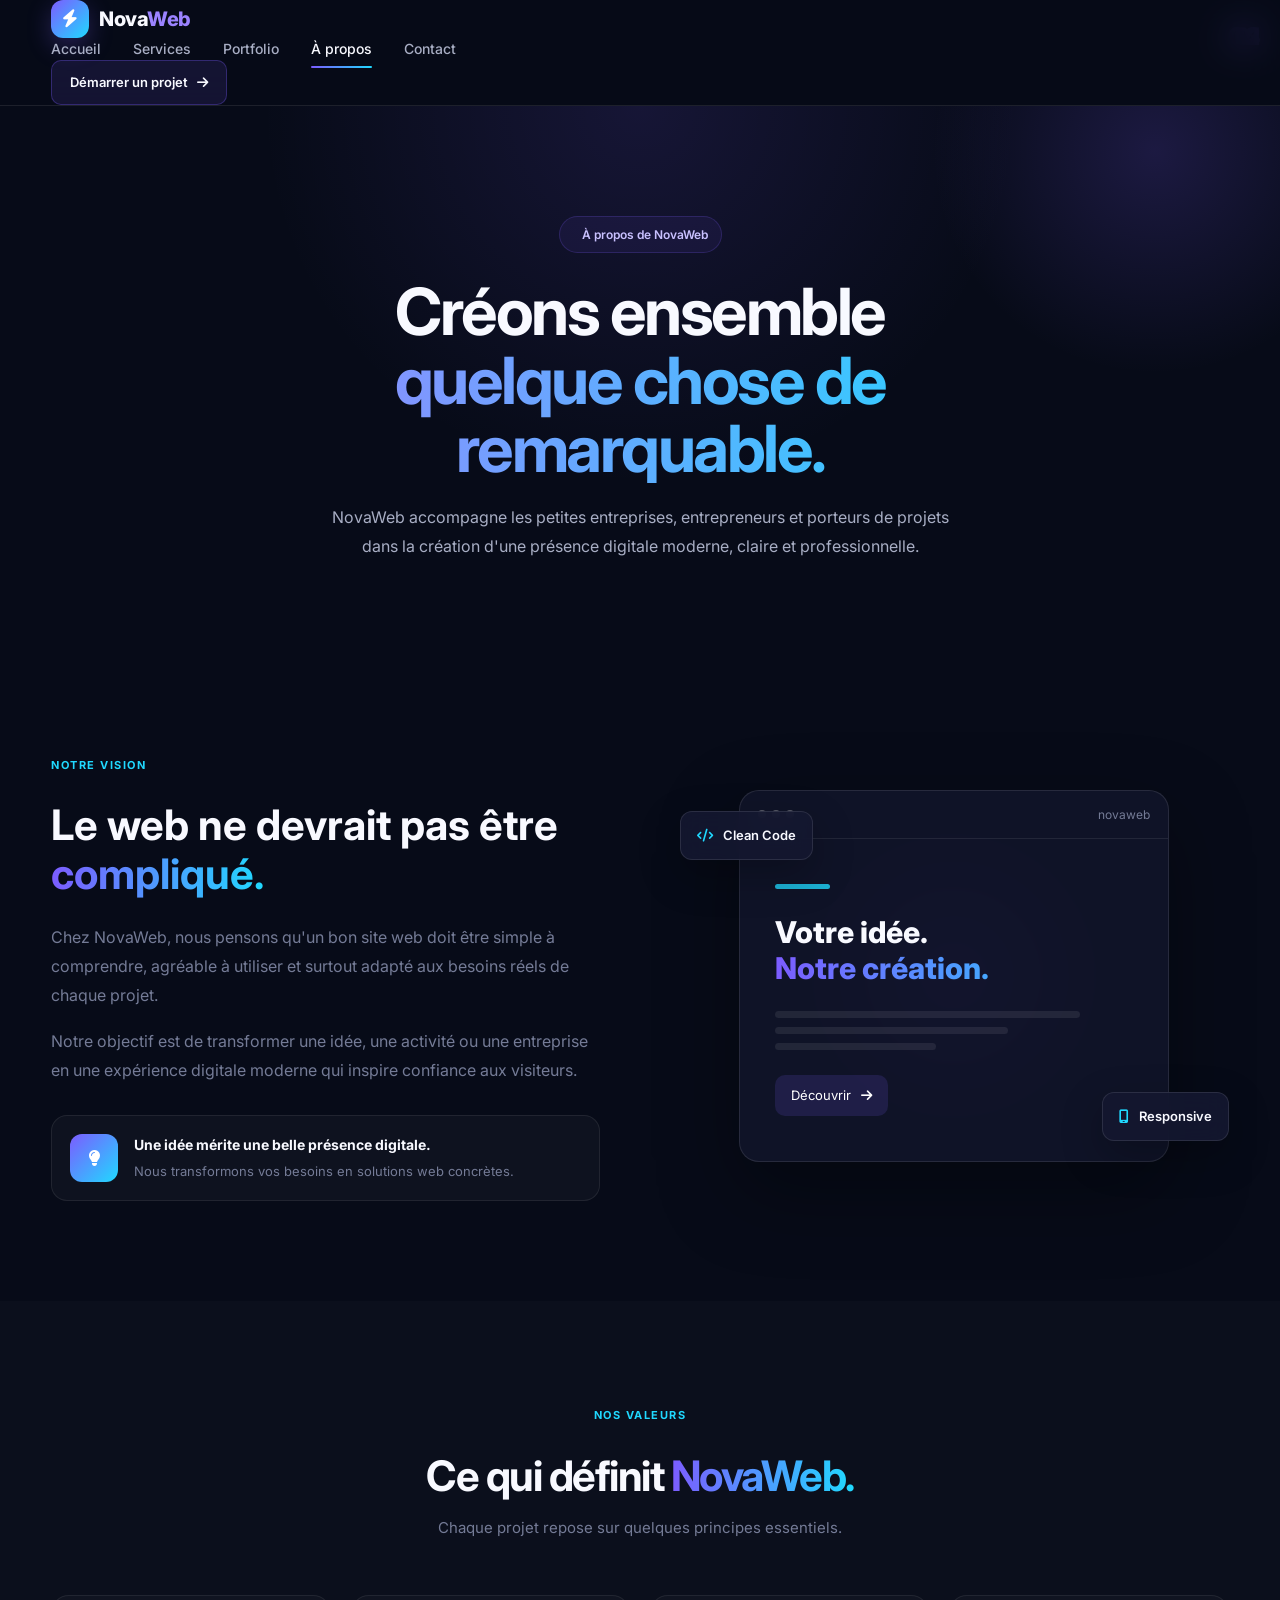
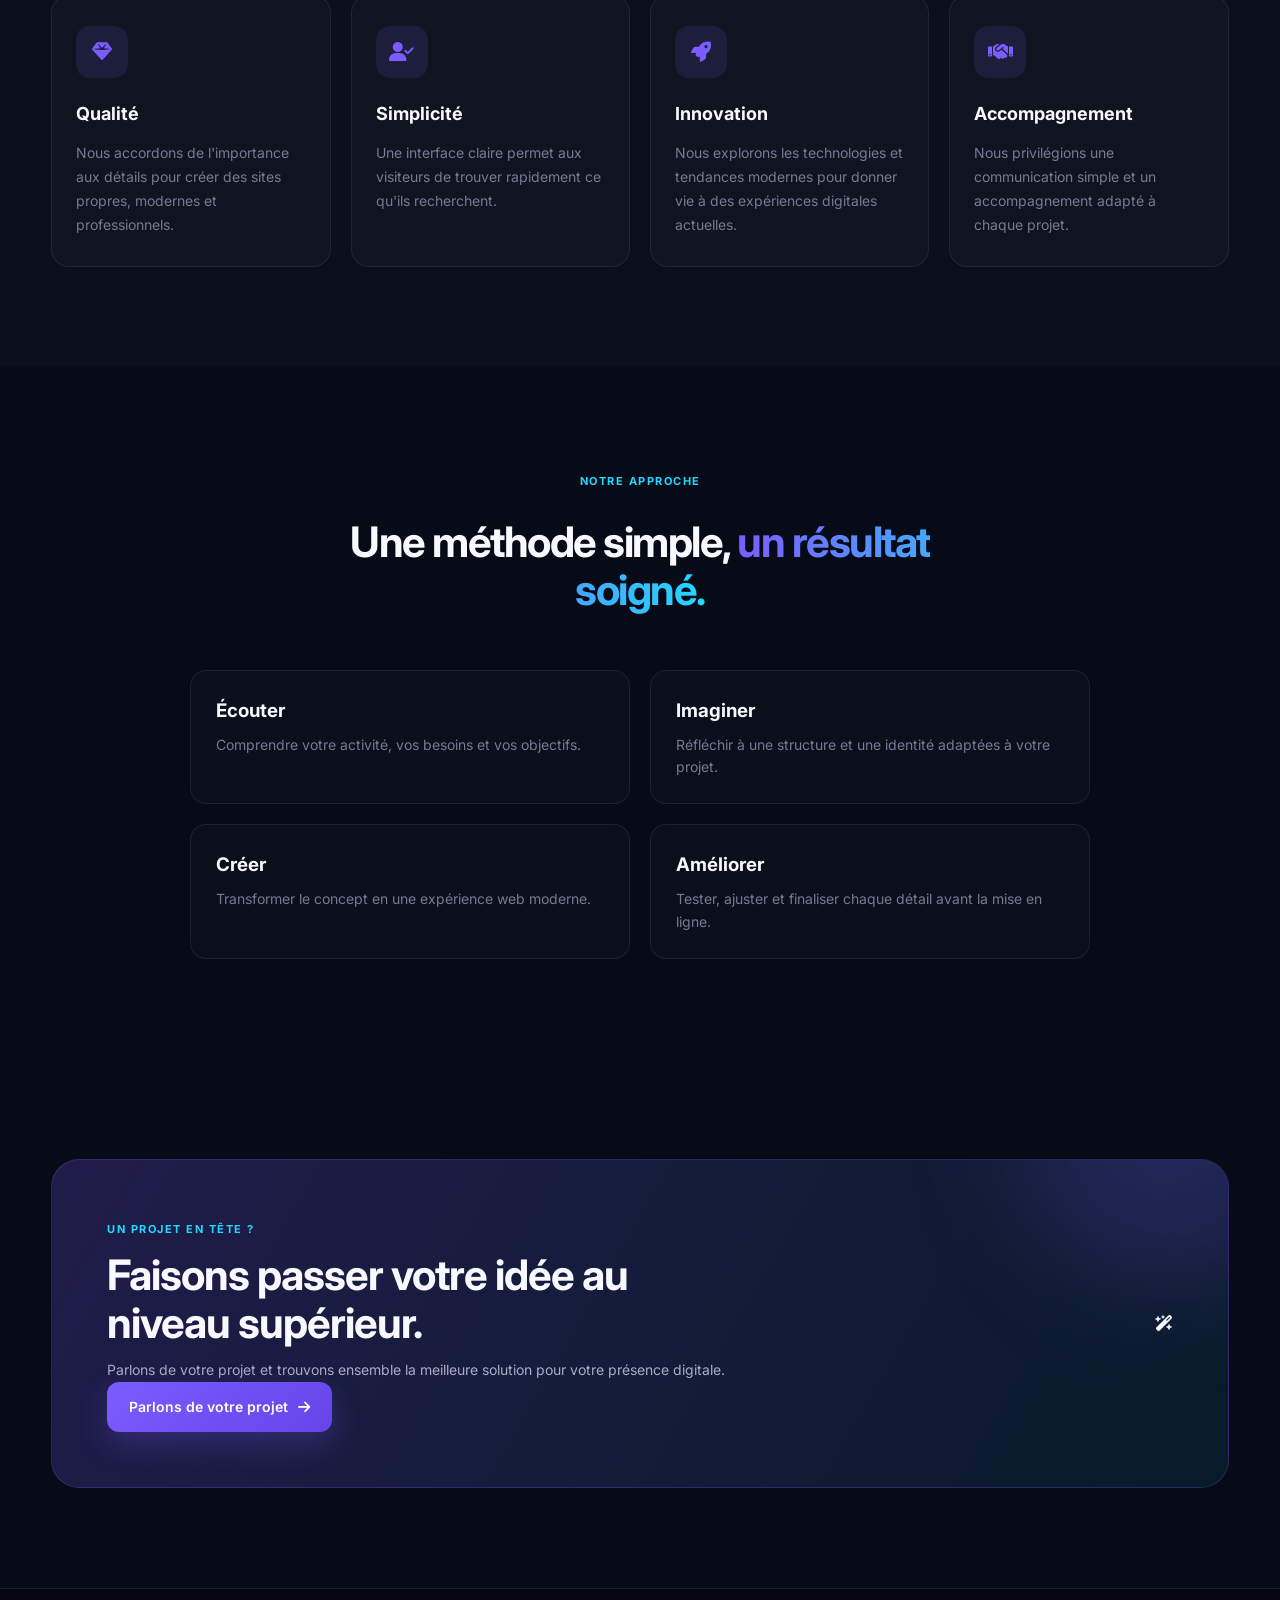
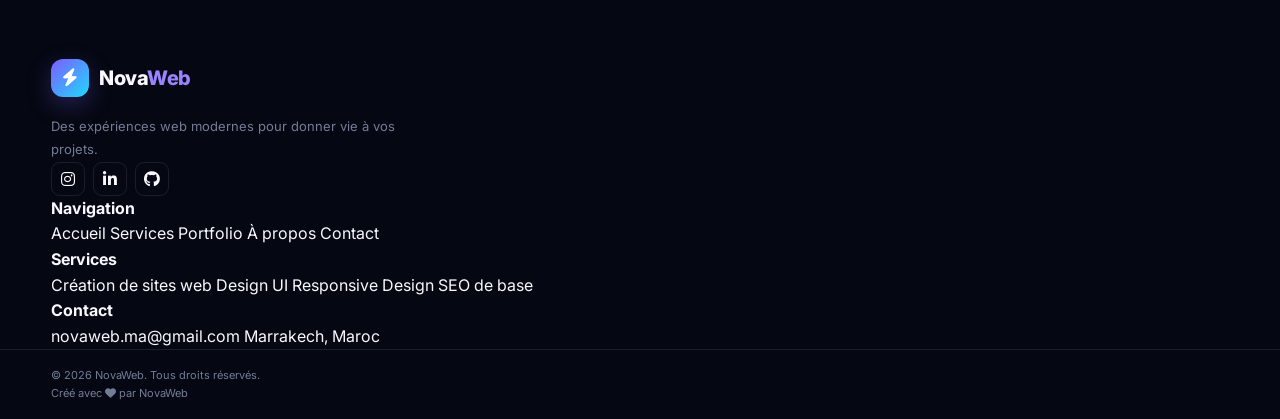
<file: about.html>
<!DOCTYPE html>
<html lang="fr">
<head>
    <meta charset="UTF-8">
    <meta name="viewport" content="width=device-width, initial-scale=1.0">

    <title>À propos | NovaWeb</title>

    <!-- Google Font -->
    <link rel="preconnect" href="https://fonts.googleapis.com">
    <link rel="preconnect" href="https://fonts.gstatic.com" crossorigin>
    <link href="https://fonts.googleapis.com/css2?family=Inter:wght@400;500;600;700;800&display=swap" rel="stylesheet">

    <!-- Font Awesome -->
    <link
        rel="stylesheet"
        href="https://cdnjs.cloudflare.com/ajax/libs/font-awesome/6.5.2/css/all.min.css"
    >

    <!-- CSS -->
    <link rel="stylesheet" href="css/style.css">
</head>

<body>

<!-- =========================
     HEADER
========================= -->

<header class="header">

    <div class="container nav-container">

        <a href="index.html" class="logo">
            <span class="logo-icon">
                <i class="fa-solid fa-bolt"></i>
            </span>
            <span>Nova<span>Web</span></span>
        </a>

        <nav class="nav-menu">

            <a href="index.html">
                Accueil
            </a>

            <a href="services.html">
                Services
            </a>

            <a href="portfolio.html">
                Portfolio
            </a>

            <a href="about.html" class="active">
                À propos
            </a>

            <a href="contact.html">
                Contact
            </a>

        </nav>

        <a href="contact.html" class="nav-button">
            Démarrer un projet
            <i class="fa-solid fa-arrow-right"></i>
        </a>

        <button class="menu-toggle" id="menuToggle">
            <i class="fa-solid fa-bars"></i>
        </button>

    </div>

</header>


<!-- =========================
     ABOUT HERO
========================= -->

<main>

<section class="page-hero about-hero">

    <div class="container">

        <div class="page-hero-content">

            <span class="hero-badge">
                <i class="fa-solid fa-sparkles"></i>
                À propos de NovaWeb
            </span>

            <h1>
                Créons ensemble
                <span>quelque chose de remarquable.</span>
            </h1>

            <p>
                NovaWeb accompagne les petites entreprises, entrepreneurs
                et porteurs de projets dans la création d'une présence
                digitale moderne, claire et professionnelle.
            </p>

        </div>

    </div>

</section>


<!-- =========================
     INTRODUCTION
========================= -->

<section class="about-intro">

    <div class="container about-intro-grid">

        <div class="about-intro-text">

            <span class="section-label">
                NOTRE VISION
            </span>

            <h2>
                Le web ne devrait pas être
                <span>compliqué.</span>
            </h2>

            <p>
                Chez NovaWeb, nous pensons qu'un bon site web doit être
                simple à comprendre, agréable à utiliser et surtout adapté
                aux besoins réels de chaque projet.
            </p>

            <p>
                Notre objectif est de transformer une idée, une activité
                ou une entreprise en une expérience digitale moderne qui
                inspire confiance aux visiteurs.
            </p>

            <div class="about-highlight">

                <div class="highlight-icon">
                    <i class="fa-solid fa-lightbulb"></i>
                </div>

                <div>
                    <strong>Une idée mérite une belle présence digitale.</strong>
                    <span>
                        Nous transformons vos besoins en solutions web concrètes.
                    </span>
                </div>

            </div>

        </div>


        <!-- VISUAL -->

        <div class="about-visual">

            <div class="about-glow"></div>

            <div class="about-card-main">

                <div class="about-card-top">

                    <div class="about-window-buttons">
                        <span></span>
                        <span></span>
                        <span></span>
                    </div>

                    <span class="about-card-title">
                        nov​​aweb
                    </span>

                </div>

                <div class="about-screen">

                    <div class="screen-line small"></div>

                    <div class="screen-title">
                        Votre idée.
                    </div>

                    <div class="screen-title gradient">
                        Notre création.
                    </div>

                    <div class="screen-lines">

                        <span></span>
                        <span></span>
                        <span></span>

                    </div>

                    <div class="screen-button">
                        Découvrir
                        <i class="fa-solid fa-arrow-right"></i>
                    </div>

                </div>

            </div>

            <div class="about-floating-card card-one">
                <i class="fa-solid fa-code"></i>
                <span>Clean Code</span>
            </div>

            <div class="about-floating-card card-two">
                <i class="fa-solid fa-mobile-screen"></i>
                <span>Responsive</span>
            </div>

        </div>

    </div>

</section>


<!-- =========================
     VALUES
========================= -->

<section class="values-section">

    <div class="container">

        <div class="section-heading center">

            <span class="section-label">
                NOS VALEURS
            </span>

            <h2>
                Ce qui définit
                <span>NovaWeb.</span>
            </h2>

            <p>
                Chaque projet repose sur quelques principes essentiels.
            </p>

        </div>


        <div class="values-grid">

            <!-- VALUE 1 -->

            <div class="value-card">

                <div class="value-icon">
                    <i class="fa-solid fa-gem"></i>
                </div>

                <h3>Qualité</h3>

                <p>
                    Nous accordons de l'importance aux détails pour créer
                    des sites propres, modernes et professionnels.
                </p>

            </div>


            <!-- VALUE 2 -->

            <div class="value-card">

                <div class="value-icon">
                    <i class="fa-solid fa-user-check"></i>
                </div>

                <h3>Simplicité</h3>

                <p>
                    Une interface claire permet aux visiteurs de trouver
                    rapidement ce qu'ils recherchent.
                </p>

            </div>


            <!-- VALUE 3 -->

            <div class="value-card">

                <div class="value-icon">
                    <i class="fa-solid fa-rocket"></i>
                </div>

                <h3>Innovation</h3>

                <p>
                    Nous explorons les technologies et tendances modernes
                    pour donner vie à des expériences digitales actuelles.
                </p>

            </div>


            <!-- VALUE 4 -->

            <div class="value-card">

                <div class="value-icon">
                    <i class="fa-solid fa-handshake"></i>
                </div>

                <h3>Accompagnement</h3>

                <p>
                    Nous privilégions une communication simple et un
                    accompagnement adapté à chaque projet.
                </p>

            </div>

        </div>

    </div>

</section>


<!-- =========================
     HOW WE WORK
========================= -->

<section class="about-process">

    <div class="container">

        <div class="section-heading center">

            <span class="section-label">
                NOTRE APPROCHE
            </span>

            <h2>
                Une méthode simple,
                <span>un résultat soigné.</span>
            </h2>

        </div>


        <div class="about-process-grid">

            <div class="about-process-item">

                <div class="process-number">
                    01
                </div>

                <div>
                    <h3>Écouter</h3>
                    <p>
                        Comprendre votre activité, vos besoins et vos objectifs.
                    </p>
                </div>

            </div>


            <div class="about-process-item">

                <div class="process-number">
                    02
                </div>

                <div>
                    <h3>Imaginer</h3>
                    <p>
                        Réfléchir à une structure et une identité adaptées
                        à votre projet.
                    </p>
                </div>

            </div>


            <div class="about-process-item">

                <div class="process-number">
                    03
                </div>

                <div>
                    <h3>Créer</h3>
                    <p>
                        Transformer le concept en une expérience web moderne.
                    </p>
                </div>

            </div>


            <div class="about-process-item">

                <div class="process-number">
                    04
                </div>

                <div>
                    <h3>Améliorer</h3>
                    <p>
                        Tester, ajuster et finaliser chaque détail avant la mise
                        en ligne.
                    </p>
                </div>

            </div>

        </div>

    </div>

</section>


<!-- =========================
     CTA
========================= -->

<section class="cta-section">

    <div class="container">

        <div class="cta-box">

            <div class="cta-content">

                <span class="section-label">
                    UN PROJET EN TÊTE ?
                </span>

                <h2>
                    Faisons passer votre idée
                    <span>au niveau supérieur.</span>
                </h2>

                <p>
                    Parlons de votre projet et trouvons ensemble la meilleure
                    solution pour votre présence digitale.
                </p>

                <a href="contact.html" class="btn btn-primary">
                    Parlons de votre projet
                    <i class="fa-solid fa-arrow-right"></i>
                </a>

            </div>

            <div class="cta-decoration">
                <i class="fa-solid fa-wand-magic-sparkles"></i>
            </div>

        </div>

    </div>

</section>

</main>


<!-- =========================
     FOOTER
========================= -->

<footer class="footer">

    <div class="container footer-grid">

        <div class="footer-brand">

            <a href="index.html" class="logo">
                <span class="logo-icon">
                    <i class="fa-solid fa-bolt"></i>
                </span>
                <span>Nova<span>Web</span></span>
            </a>

            <p>
                Des expériences web modernes pour donner vie à vos projets.
            </p>

            <div class="social-links">

                <a href="#" aria-label="Instagram">
                    <i class="fa-brands fa-instagram"></i>
                </a>

                <a href="#" aria-label="LinkedIn">
                    <i class="fa-brands fa-linkedin-in"></i>
                </a>

                <a href="#" aria-label="GitHub">
                    <i class="fa-brands fa-github"></i>
                </a>

            </div>

        </div>


        <div class="footer-column">

            <h4>Navigation</h4>

            <a href="index.html">Accueil</a>
            <a href="services.html">Services</a>
            <a href="portfolio.html">Portfolio</a>
            <a href="about.html">À propos</a>
            <a href="contact.html">Contact</a>

        </div>


        <div class="footer-column">

            <h4>Services</h4>

            <a href="services.html">Création de sites web</a>
            <a href="services.html">Design UI</a>
            <a href="services.html">Responsive Design</a>
            <a href="services.html">SEO de base</a>

        </div>


        <div class="footer-column">

            <h4>Contact</h4>

            <a href="mailto:novaweb.ma@gmail.com">
                novaweb.ma@gmail.com
            </a>

            <a href="#">
                Marrakech, Maroc
            </a>

        </div>

    </div>


    <div class="footer-bottom">

        <div class="container">

            <p>
                © <span class="current-year"></span> NovaWeb.
                Tous droits réservés.
            </p>

            <p>
                Créé avec <i class="fa-solid fa-heart"></i> par NovaWeb
            </p>

        </div>

    </div>

</footer>


<!-- JAVASCRIPT -->
<script src="js/script.js"></script>

</body>
</html>
</file>
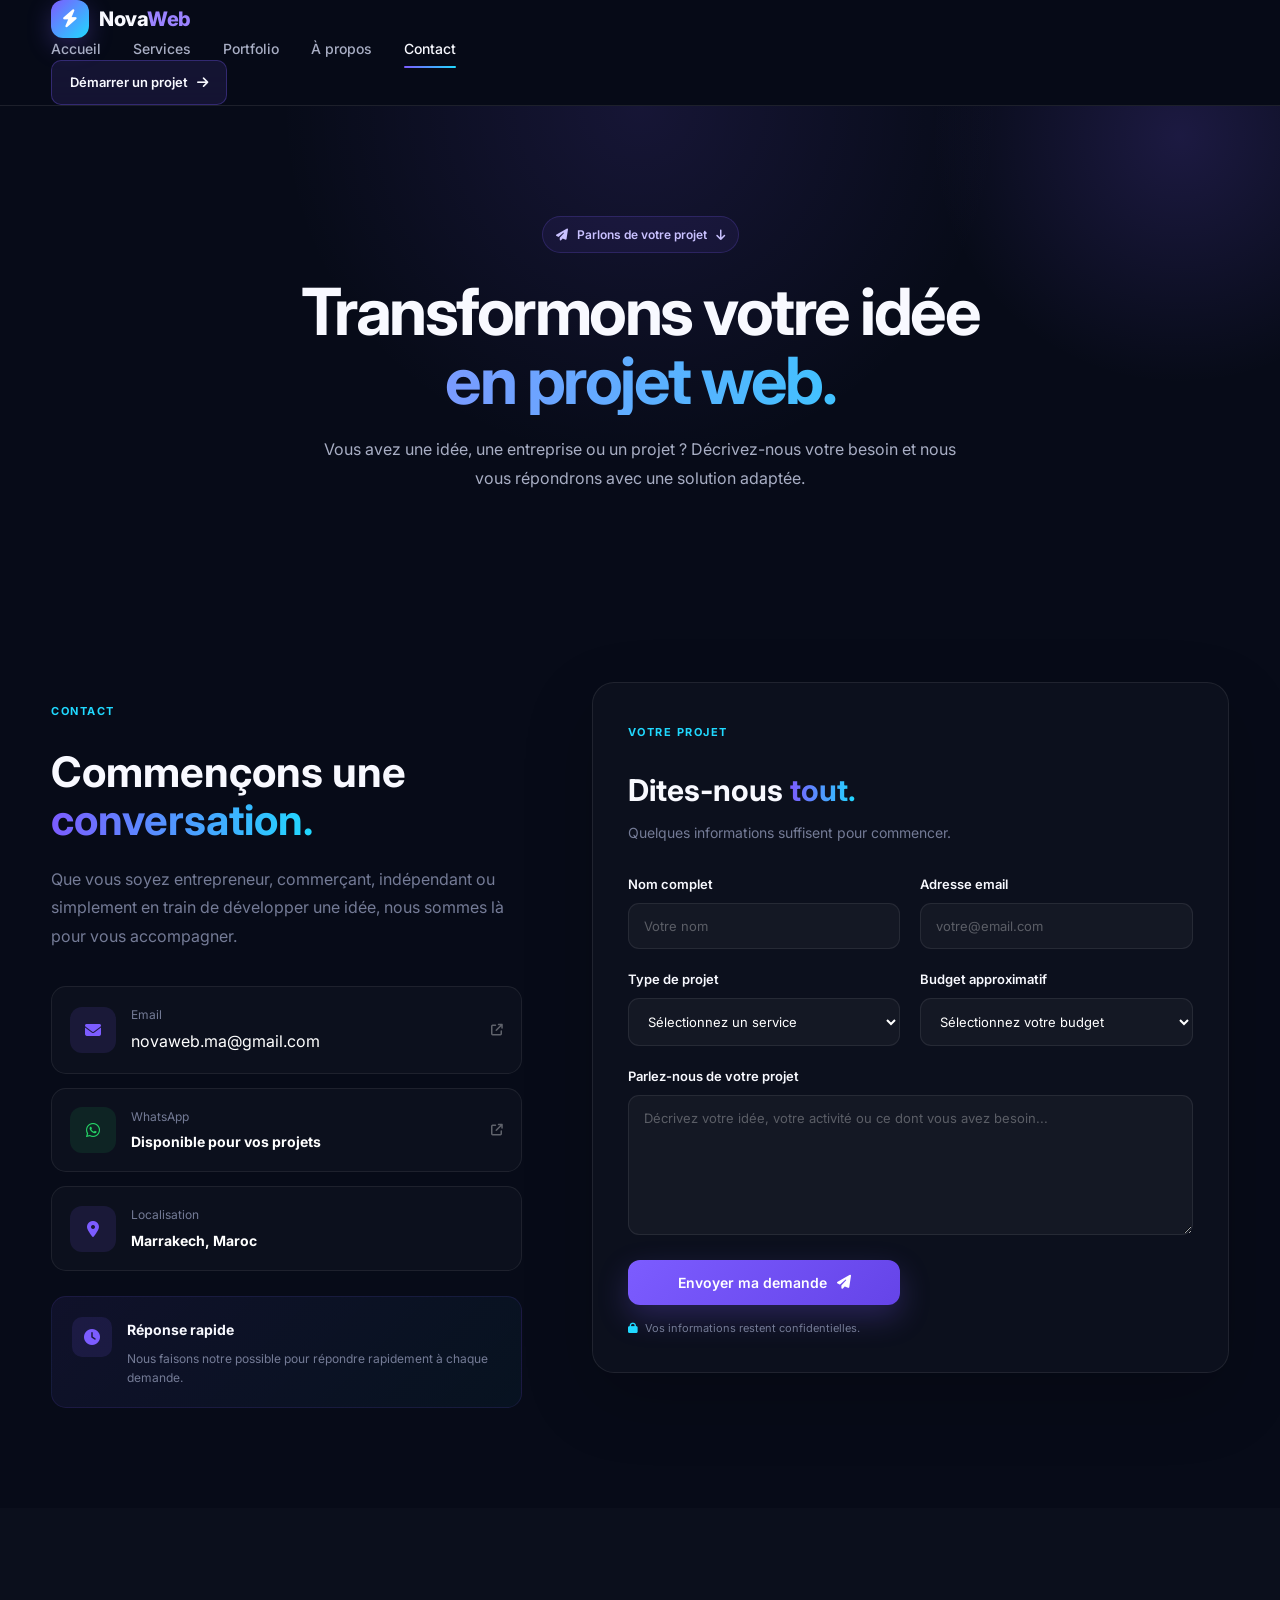
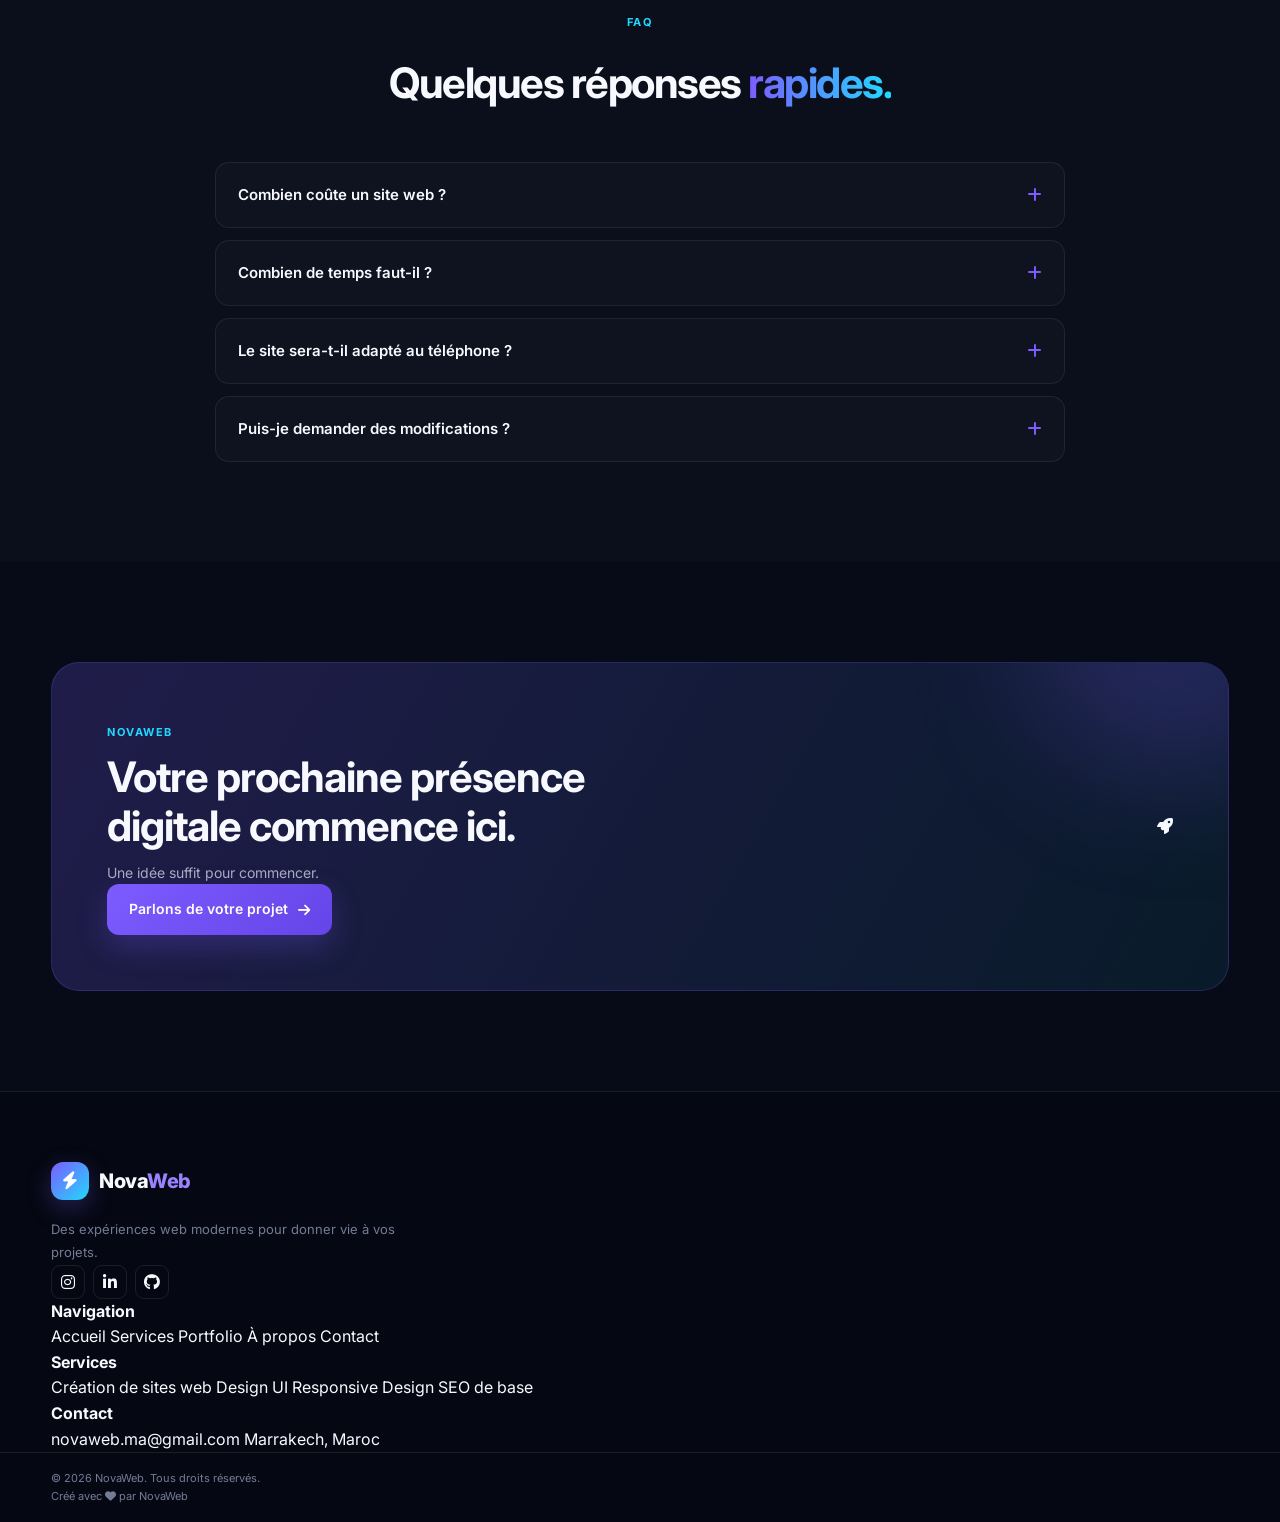
<file: contact.html>
<!DOCTYPE html>
<html lang="fr">

<head>

    <meta charset="UTF-8">
    <meta name="viewport" content="width=device-width, initial-scale=1.0">

    <title>Contact | NovaWeb</title>

    <!-- Google Font -->
    <link rel="preconnect" href="https://fonts.googleapis.com">
    <link rel="preconnect" href="https://fonts.gstatic.com" crossorigin>

    <link
        href="https://fonts.googleapis.com/css2?family=Inter:wght@400;500;600;700;800&display=swap"
        rel="stylesheet"
    >

    <!-- Font Awesome -->
    <link
        rel="stylesheet"
        href="https://cdnjs.cloudflare.com/ajax/libs/font-awesome/6.5.2/css/all.min.css"
    >

    <!-- Main CSS -->
    <link rel="stylesheet" href="css/style.css">

</head>


<body>


<!-- ========================================
     HEADER
======================================== -->

<header class="header">

    <div class="container nav-container">

        <!-- LOGO -->

        <a href="index.html" class="logo">

            <span class="logo-icon">
                <i class="fa-solid fa-bolt"></i>
            </span>

            <span>
                Nova<span>Web</span>
            </span>

        </a>


        <!-- NAVIGATION -->

        <nav class="nav-menu">

            <a href="index.html">
                Accueil
            </a>

            <a href="services.html">
                Services
            </a>

            <a href="portfolio.html">
                Portfolio
            </a>

            <a href="about.html">
                À propos
            </a>

            <a href="contact.html" class="active">
                Contact
            </a>

        </nav>


        <!-- HEADER BUTTON -->

        <a href="contact.html" class="nav-button">

            Démarrer un projet

            <i class="fa-solid fa-arrow-right"></i>

        </a>


        <!-- MOBILE MENU -->

        <button
            class="menu-toggle"
            id="menuToggle"
            aria-label="Ouvrir le menu"
        >

            <i class="fa-solid fa-bars"></i>

        </button>

    </div>

</header>



<!-- ========================================
     MAIN
======================================== -->

<main>


<!-- ========================================
     CONTACT HERO
======================================== -->

<section class="page-hero contact-hero">

    <div class="container">

        <div class="page-hero-content">


            <a href="#contactForm" class="hero-badge">
            <i class="fa-solid fa-paper-plane"></i>
                Parlons de votre projet
            <i class="fa-solid fa-arrow-down"></i>
            </a>


            <h1>

                Transformons votre idée

                <span>
                    en projet web.
                </span>

            </h1>


            <p>

                Vous avez une idée, une entreprise ou un projet ?

                Décrivez-nous votre besoin et nous vous répondrons
                avec une solution adaptée.

            </p>

        </div>

    </div>

</section>



<!-- ========================================
     CONTACT SECTION
======================================== -->

<section class="contact-section">

    <div class="container contact-grid">


        <!-- ====================================
             CONTACT INFORMATION
        ===================================== -->

        <div class="contact-info">


            <span class="section-label">
                CONTACT
            </span>


            <h2>

                Commençons une

                <span>
                    conversation.
                </span>

            </h2>


            <p>

                Que vous soyez entrepreneur, commerçant, indépendant
                ou simplement en train de développer une idée,
                nous sommes là pour vous accompagner.

            </p>



            <!-- EMAIL -->

            <div class="contact-info-card">

                <div class="contact-icon">

                    <i class="fa-solid fa-envelope"></i>

                </div>


                <div>

                    <span>
                        Email
                    </span>

                    <a href="mailto:novaweb.ma@gmail.com">

                        novaweb.ma@gmail.com

                    </a>

                </div>


                <i class="fa-solid fa-arrow-up-right-from-square arrow-icon"></i>

            </div>



            <!-- WHATSAPP -->

            <a
                href="https://wa.me/212701128636"
                class="contact-info-card"
                target="_blank"
                rel="noopener noreferrer"
            >

                <div class="contact-icon whatsapp-icon">

                    <i class="fa-brands fa-whatsapp"></i>

                </div>


                <div>

                    <span>
                        WhatsApp
                    </span>

                    <strong>
                        Disponible pour vos projets
                    </strong>

                </div>


                <i class="fa-solid fa-arrow-up-right-from-square arrow-icon"></i>

            </a>



            <!-- LOCATION -->

            <div class="contact-info-card">

                <div class="contact-icon">

                    <i class="fa-solid fa-location-dot"></i>

                </div>


                <div>

                    <span>
                        Localisation
                    </span>

                    <strong>
                        Marrakech, Maroc
                    </strong>

                </div>

            </div>



            <!-- RESPONSE TIME -->

            <div class="response-card">

                <div class="response-icon">

                    <i class="fa-solid fa-clock"></i>

                </div>


                <div>

                    <strong>
                        Réponse rapide
                    </strong>


                    <p>

                        Nous faisons notre possible pour répondre
                        rapidement à chaque demande.

                    </p>

                </div>

            </div>

        </div>



        <!-- ====================================
             CONTACT FORM
        ===================================== -->

        <div class="contact-form-wrapper">


            <!-- FORM HEADER -->

            <div class="form-header">

                <span class="section-label">
                    VOTRE PROJET
                </span>


                <h2>

                    Dites-nous

                    <span>
                        tout.
                    </span>

                </h2>


                <p>

                    Quelques informations suffisent pour commencer.

                </p>

            </div>



            <!-- FORM -->

            <form
                id="contactForm"
                class="contact-form"
            >


                <!-- NAME -->

                <div class="form-group">

                    <label for="name">
                        Nom complet
                    </label>


                    <input
                        type="text"
                        id="name"
                        name="name"
                        placeholder="Votre nom"
                        autocomplete="name"
                        required
                    >

                </div>



                <!-- EMAIL -->

                <div class="form-group">

                    <label for="email">
                        Adresse email
                    </label>


                    <input
                        type="email"
                        id="email"
                        name="email"
                        placeholder="votre@email.com"
                        autocomplete="email"
                        required
                    >

                </div>



                <!-- SERVICE -->

                <div class="form-group">

                    <label for="service">
                        Type de projet
                    </label>


                    <select
                        id="service"
                        name="service"
                        required
                    >

                        <option value="">
                            Sélectionnez un service
                        </option>


                        <option value="Site vitrine">
                            Site vitrine
                        </option>


                        <option value="E-commerce">
                            Site e-commerce
                        </option>


                        <option value="Landing page">
                            Landing page
                        </option>


                        <option value="Refonte">
                            Refonte d'un site
                        </option>


                        <option value="Autre">
                            Autre projet
                        </option>

                    </select>

                </div>



                <!-- BUDGET -->

                <div class="form-group">

                    <label for="budget">
                        Budget approximatif
                    </label>


                    <select
                        id="budget"
                        name="budget"
                    >

                        <option value="">
                            Sélectionnez votre budget
                        </option>


                        <option value="500 - 1000 DH">
                            500 - 1 000 DH
                        </option>


                        <option value="1000 - 2000 DH">
                            1 000 - 2 000 DH
                        </option>


                        <option value="2000 - 5000 DH">
                            2 000 - 5 000 DH
                        </option>


                        <option value="5000+ DH">
                            5 000 DH et plus
                        </option>


                        <option value="À définir">
                            Je ne sais pas encore
                        </option>

                    </select>

                </div>



                <!-- MESSAGE -->

                <div class="form-group full-width">

                    <label for="message">

                        Parlez-nous de votre projet

                    </label>


                    <textarea
                        id="message"
                        name="message"
                        rows="6"
                        placeholder="Décrivez votre idée, votre activité ou ce dont vous avez besoin..."
                        required
                    ></textarea>

                </div>



                <!-- SUBMIT -->

                <button
                    type="submit"
                    class="btn btn-primary form-submit"
                >

                    Envoyer ma demande

                    <i class="fa-solid fa-paper-plane"></i>

                </button>



                <!-- PRIVACY -->

                <p class="form-note">

                    <i class="fa-solid fa-lock"></i>

                    Vos informations restent confidentielles.

                </p>



                <!-- SUCCESS MESSAGE -->

                <div
                    id="formSuccess"
                    class="form-success"
                >

                    <i class="fa-solid fa-circle-check"></i>


                    <div>

                        <strong>
                            Demande envoyée !
                        </strong>


                        <span>

                            Merci pour votre message.
                            Nous reviendrons vers vous prochainement.

                        </span>

                    </div>

                </div>


            </form>

        </div>

    </div>

</section>



<!-- ========================================
     FAQ
======================================== -->

<section class="faq-section">

    <div class="container">


        <!-- FAQ TITLE -->

        <div class="section-heading center">

            <span class="section-label">
                FAQ
            </span>


            <h2>

                Quelques réponses

                <span>
                    rapides.
                </span>

            </h2>

        </div>



        <!-- FAQ GRID -->

        <div class="faq-grid">


            <!-- FAQ 1 -->

            <div class="faq-item">

                <div class="faq-question">

                    <h3>
                        Combien coûte un site web ?
                    </h3>

                    <i class="fa-solid fa-plus"></i>

                </div>


                <div class="faq-answer">

                    <p>

                        Le prix dépend du type de site et des fonctionnalités
                        souhaitées. Nos offres commencent à partir de 500 DH.

                    </p>

                </div>

            </div>



            <!-- FAQ 2 -->

            <div class="faq-item">

                <div class="faq-question">

                    <h3>
                        Combien de temps faut-il ?
                    </h3>

                    <i class="fa-solid fa-plus"></i>

                </div>


                <div class="faq-answer">

                    <p>

                        Un site simple peut généralement être réalisé en
                        quelques jours, selon le contenu et les fonctionnalités.

                    </p>

                </div>

            </div>



            <!-- FAQ 3 -->

            <div class="faq-item">

                <div class="faq-question">

                    <h3>
                        Le site sera-t-il adapté au téléphone ?
                    </h3>

                    <i class="fa-solid fa-plus"></i>

                </div>


                <div class="faq-answer">

                    <p>

                        Oui. Tous les sites NovaWeb sont conçus pour être
                        responsive et fonctionner sur ordinateur, tablette
                        et smartphone.

                    </p>

                </div>

            </div>



            <!-- FAQ 4 -->

            <div class="faq-item">

                <div class="faq-question">

                    <h3>
                        Puis-je demander des modifications ?
                    </h3>

                    <i class="fa-solid fa-plus"></i>

                </div>


                <div class="faq-answer">

                    <p>

                        Bien sûr. Les modifications sont définies selon
                        l'offre choisie et les besoins du projet.

                    </p>

                </div>

            </div>


        </div>

    </div>

</section>



<!-- ========================================
     CTA
======================================== -->

<section class="cta-section">

    <div class="container">

        <div class="cta-box">


            <div class="cta-content">

                <span class="section-label">
                    NOVAWEB
                </span>


                <h2>

                    Votre prochaine présence

                    <span>
                        digitale commence ici.
                    </span>

                </h2>


                <p>
                    Une idée suffit pour commencer.
                </p>


                <a
                    href="contact.html"
                    class="btn btn-primary"
                >

                    Parlons de votre projet

                    <i class="fa-solid fa-arrow-right"></i>

                </a>

            </div>


            <div class="cta-decoration">

                <i class="fa-solid fa-rocket"></i>

            </div>

        </div>

    </div>

</section>


</main>



<!-- ========================================
     FOOTER
======================================== -->

<footer class="footer">

    <div class="container footer-grid">


        <!-- BRAND -->

        <div class="footer-brand">


            <a href="index.html" class="logo">

                <span class="logo-icon">

                    <i class="fa-solid fa-bolt"></i>

                </span>


                <span>
                    Nova<span>Web</span>
                </span>

            </a>


            <p>

                Des expériences web modernes
                pour donner vie à vos projets.

            </p>


            <div class="social-links">

                <a href="#" aria-label="Instagram">

                    <i class="fa-brands fa-instagram"></i>

                </a>


                <a href="#" aria-label="LinkedIn">

                    <i class="fa-brands fa-linkedin-in"></i>

                </a>


                <a href="#" aria-label="GitHub">

                    <i class="fa-brands fa-github"></i>

                </a>

            </div>

        </div>



        <!-- NAVIGATION -->

        <div class="footer-column">

            <h4>
                Navigation
            </h4>


            <a href="index.html">
                Accueil
            </a>


            <a href="services.html">
                Services
            </a>


            <a href="portfolio.html">
                Portfolio
            </a>


            <a href="about.html">
                À propos
            </a>


            <a href="contact.html">
                Contact
            </a>

        </div>



        <!-- SERVICES -->

        <div class="footer-column">

            <h4>
                Services
            </h4>


            <a href="services.html">
                Création de sites web
            </a>


            <a href="services.html">
                Design UI
            </a>


            <a href="services.html">
                Responsive Design
            </a>


            <a href="services.html">
                SEO de base
            </a>

        </div>



        <!-- CONTACT -->

        <div class="footer-column">

            <h4>
                Contact
            </h4>


            <a href="mailto:novaweb.ma@gmail.com">

                novaweb.ma@gmail.com

            </a>


            <span>
                Marrakech, Maroc
            </span>

        </div>

    </div>

    <!-- FOOTER BOTTOM -->

    <div class="footer-bottom">

        <div class="container">


            <p>

                ©

                <span class="current-year"></span>

                NovaWeb.
                Tous droits réservés.

            </p>


            <p>

                Créé avec

                <i class="fa-solid fa-heart"></i>

                par NovaWeb

            </p>

        </div>

    </div>

</footer>
<script src="js/script.js"></script>
</body>
</file>
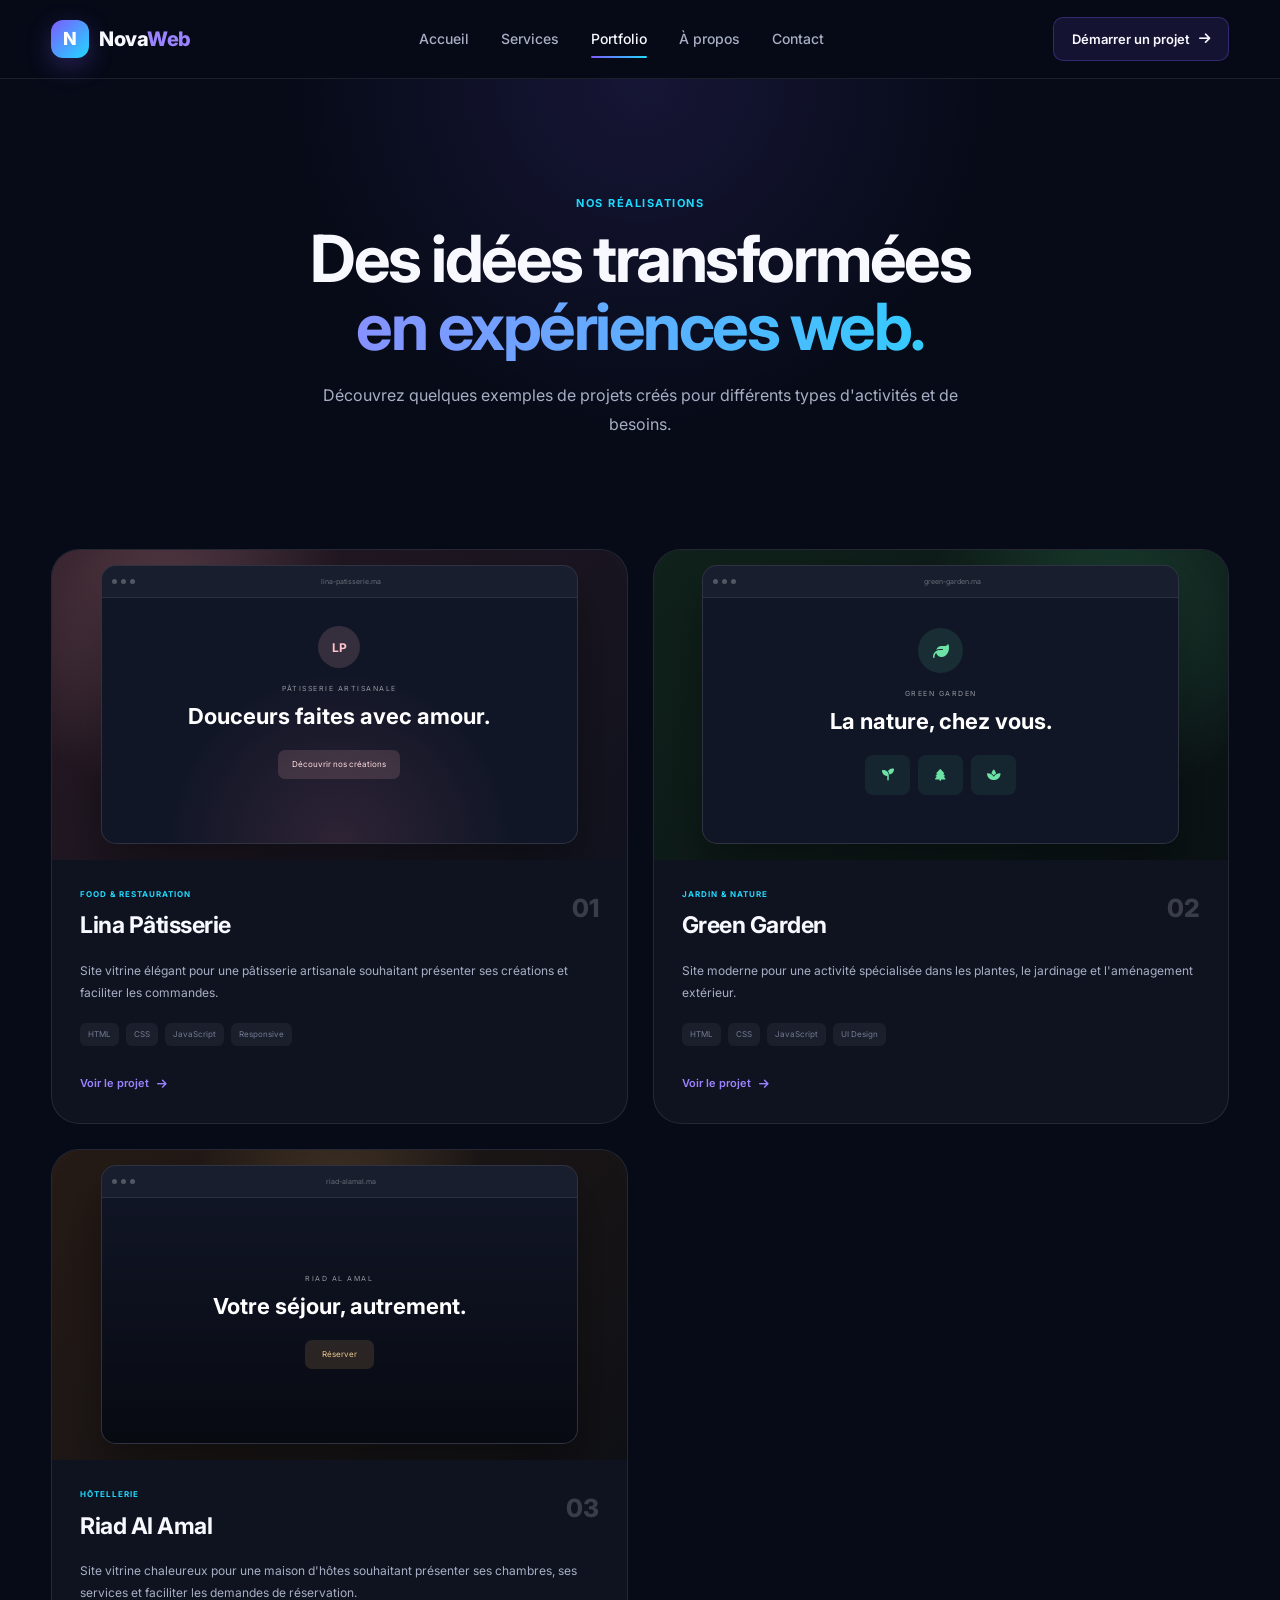
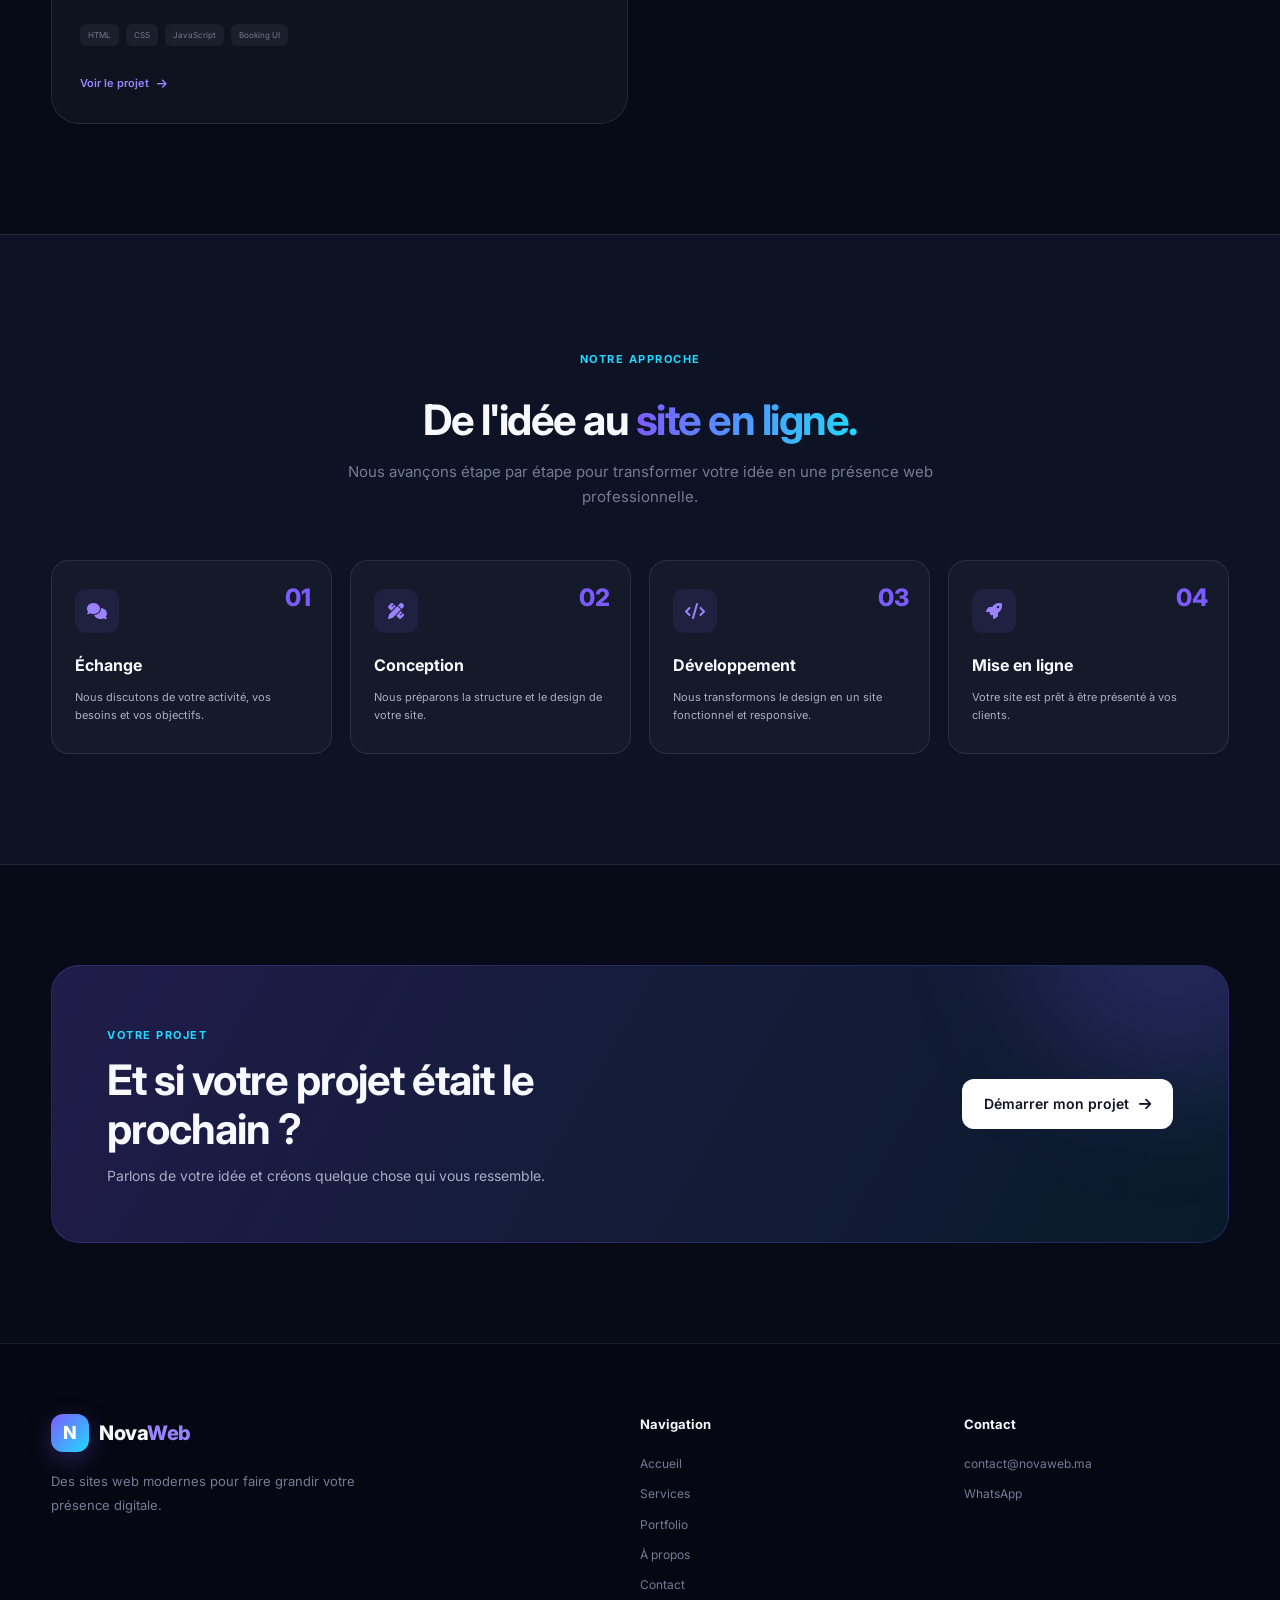
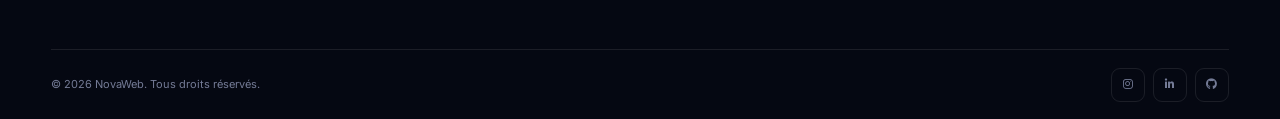
<file: portfolio.html>
<!DOCTYPE html>
<html lang="fr">

<head>
    <meta charset="UTF-8">
    <meta name="viewport" content="width=device-width, initial-scale=1.0">

    <title>Portfolio | NovaWeb</title>

    <meta
        name="description"
        content="Découvrez les réalisations et projets web de NovaWeb."
    >

    <link rel="stylesheet" href="css/style.css">

    <link rel="preconnect" href="https://fonts.googleapis.com">
    <link rel="preconnect" href="https://fonts.gstatic.com" crossorigin>

    <link
        href="https://fonts.googleapis.com/css2?family=Inter:wght@400;500;600;700;800&display=swap"
        rel="stylesheet"
    >

    <link
        rel="stylesheet"
        href="https://cdnjs.cloudflare.com/ajax/libs/font-awesome/6.5.2/css/all.min.css"
    >
</head>


<body>

    <!-- =========================
         HEADER
    ========================== -->

    <header class="header">

        <div class="container navbar">

            <a href="index.html" class="logo">
                <span class="logo-icon">N</span>
                <span>Nova<span>Web</span></span>
            </a>


            <nav class="nav-menu">

                <a href="index.html">
                    Accueil
                </a>

                <a href="services.html">
                    Services
                </a>

                <a href="portfolio.html" class="active">
                    Portfolio
                </a>

                <a href="about.html">
                    À propos
                </a>

                <a href="contact.html">
                    Contact
                </a>

            </nav>


            <a href="contact.html" class="nav-button">
                Démarrer un projet
                <i class="fa-solid fa-arrow-right"></i>
            </a>


            <button class="menu-toggle" id="menuToggle">
                <i class="fa-solid fa-bars"></i>
            </button>

        </div>

    </header>


    <!-- =========================
         MAIN
    ========================== -->

    <main>

        <!-- =========================
             PORTFOLIO HERO
        ========================== -->

        <section class="page-hero portfolio-hero">

            <div class="container">

                <span class="section-label">
                    NOS RÉALISATIONS
                </span>

                <h1>
                    Des idées transformées
                    <span>en expériences web.</span>
                </h1>

                <p>
                    Découvrez quelques exemples de projets créés
                    pour différents types d'activités et de besoins.
                </p>

            </div>

        </section>


        <!-- =========================
             PROJECTS
        ========================== -->

        <section class="portfolio-section">

            <div class="container">

                <div class="portfolio-grid">


                    <!-- =========================
                         PROJECT 1
                    ========================== -->

                    <article class="project-card">

                        <div class="project-preview pastry">

                            <div class="browser-mini">

                                <div class="browser-mini-top">

                                    <div class="mini-dots">
                                        <span></span>
                                        <span></span>
                                        <span></span>
                                    </div>

                                    <div class="mini-url">
                                        lina-patisserie.ma
                                    </div>

                                </div>


                                <div class="pastry-preview-content">

                                    <div class="pastry-logo">
                                        LP
                                    </div>

                                    <span>
                                        PÂTISSERIE ARTISANALE
                                    </span>

                                    <strong>
                                        Douceurs faites
                                        avec amour.
                                    </strong>

                                    <div class="pastry-button">
                                        Découvrir nos créations
                                    </div>

                                </div>

                            </div>

                        </div>


                        <div class="project-content">

                            <div class="project-top">

                                <div>

                                    <span class="project-category">
                                        FOOD & RESTAURATION
                                    </span>

                                    <h2>
                                        Lina Pâtisserie
                                    </h2>

                                </div>

                                <span class="project-number">
                                    01
                                </span>

                            </div>


                            <p>
                                Site vitrine élégant pour une
                                pâtisserie artisanale souhaitant
                                présenter ses créations et faciliter
                                les commandes.
                            </p>


                            <div class="project-tags">

                                <span>HTML</span>
                                <span>CSS</span>
                                <span>JavaScript</span>
                                <span>Responsive</span>

                            </div>


                            <a href="portfolio/lina-patisserie.html" class="project-link">
                                Voir le projet
                            <i class="fa-solid fa-arrow-right"></i>
                            </a>

                        </div>

                    </article>


                    <!-- =========================
                         PROJECT 2
                    ========================== -->

                    <article class="project-card">

                        <div class="project-preview garden">

                            <div class="browser-mini">

                                <div class="browser-mini-top">

                                    <div class="mini-dots">
                                        <span></span>
                                        <span></span>
                                        <span></span>
                                    </div>

                                    <div class="mini-url">
                                        green-garden.ma
                                    </div>

                                </div>


                                <div class="garden-preview-content">

                                    <div class="garden-icon">
                                        <i class="fa-solid fa-leaf"></i>
                                    </div>

                                    <span>
                                        GREEN GARDEN
                                    </span>

                                    <strong>
                                        La nature,
                                        chez vous.
                                    </strong>

                                    <div class="garden-cards">

                                        <div>
                                            <i class="fa-solid fa-seedling"></i>
                                        </div>

                                        <div>
                                            <i class="fa-solid fa-tree"></i>
                                        </div>

                                        <div>
                                            <i class="fa-solid fa-spa"></i>
                                        </div>

                                    </div>

                                </div>

                            </div>

                        </div>


                        <div class="project-content">

                            <div class="project-top">

                                <div>

                                    <span class="project-category">
                                        JARDIN & NATURE
                                    </span>

                                    <h2>
                                        Green Garden
                                    </h2>

                                </div>

                                <span class="project-number">
                                    02
                                </span>

                            </div>


                            <p>
                                Site moderne pour une activité
                                spécialisée dans les plantes,
                                le jardinage et l'aménagement
                                extérieur.
                            </p>


                            <div class="project-tags">

                                <span>HTML</span>
                                <span>CSS</span>
                                <span>JavaScript</span>
                                <span>UI Design</span>

                            </div>


                            <a href="portfolio/green-garden.html" class="project-link">
                                Voir le projet
                                <i class="fa-solid fa-arrow-right"></i>
                            </a>

                        </div>

                    </article>


                    <!-- =========================
                         PROJECT 3
                    ========================== -->

                    <article class="project-card">

                        <div class="project-preview riad">

                            <div class="browser-mini">

                                <div class="browser-mini-top">

                                    <div class="mini-dots">
                                        <span></span>
                                        <span></span>
                                        <span></span>
                                    </div>

                                    <div class="mini-url">
                                        riad-alamal.ma
                                    </div>

                                </div>


                                <div class="riad-preview-content">

                                    <div class="riad-overlay">

                                        <span>
                                            RIAD AL AMAL
                                        </span>

                                        <strong>
                                            Votre séjour,
                                            autrement.
                                        </strong>

                                        <div class="riad-button">
                                            Réserver
                                        </div>

                                    </div>

                                </div>

                            </div>

                        </div>


                        <div class="project-content">

                            <div class="project-top">

                                <div>

                                    <span class="project-category">
                                        HÔTELLERIE
                                    </span>

                                    <h2>
                                        Riad Al Amal
                                    </h2>

                                </div>

                                <span class="project-number">
                                    03
                                </span>

                            </div>


                            <p>
                                Site vitrine chaleureux pour une
                                maison d'hôtes souhaitant présenter
                                ses chambres, ses services et
                                faciliter les demandes de réservation.
                            </p>


                            <div class="project-tags">

                                <span>HTML</span>
                                <span>CSS</span>
                                <span>JavaScript</span>
                                <span>Booking UI</span>

                            </div>


                            <a href="portfolio/riad-al-amal.html" class="project-link">
                                Voir le projet
                                <i class="fa-solid fa-arrow-right"></i>
                            </a>

                        </div>

                    </article>

                </div>

            </div>

        </section>


        <!-- =========================
             PROCESS
        ========================== -->

        <section class="portfolio-process">

            <div class="container">

                <div class="section-heading centered">

                    <span class="section-label">
                        NOTRE APPROCHE
                    </span>

                    <h2>
                        De l'idée au
                        <span>site en ligne.</span>
                    </h2>

                    <p>
                        Nous avançons étape par étape pour transformer
                        votre idée en une présence web professionnelle.
                    </p>

                </div>


                <div class="process-grid">


                    <div class="process-card">

                        <span class="process-number">
                            01
                        </span>

                        <div class="process-icon">
                            <i class="fa-solid fa-comments"></i>
                        </div>

                        <h3>
                            Échange
                        </h3>

                        <p>
                            Nous discutons de votre activité,
                            vos besoins et vos objectifs.
                        </p>

                    </div>


                    <div class="process-card">

                        <span class="process-number">
                            02
                        </span>

                        <div class="process-icon">
                            <i class="fa-solid fa-pen-ruler"></i>
                        </div>

                        <h3>
                            Conception
                        </h3>

                        <p>
                            Nous préparons la structure et
                            le design de votre site.
                        </p>

                    </div>


                    <div class="process-card">

                        <span class="process-number">
                            03
                        </span>

                        <div class="process-icon">
                            <i class="fa-solid fa-code"></i>
                        </div>

                        <h3>
                            Développement
                        </h3>

                        <p>
                            Nous transformons le design en
                            un site fonctionnel et responsive.
                        </p>

                    </div>


                    <div class="process-card">

                        <span class="process-number">
                            04
                        </span>

                        <div class="process-icon">
                            <i class="fa-solid fa-rocket"></i>
                        </div>

                        <h3>
                            Mise en ligne
                        </h3>

                        <p>
                            Votre site est prêt à être présenté
                            à vos clients.
                        </p>

                    </div>

                </div>

            </div>

        </section>


        <!-- =========================
             CTA
        ========================== -->

        <section class="cta-section">

            <div class="container">

                <div class="cta-box">

                    <div>

                        <span class="section-label">
                            VOTRE PROJET
                        </span>

                        <h2>
                            Et si votre projet
                            était le prochain ?
                        </h2>

                        <p>
                            Parlons de votre idée et créons
                            quelque chose qui vous ressemble.
                        </p>

                    </div>


                    <a href="contact.html" class="btn-light">
                        Démarrer mon projet
                        <i class="fa-solid fa-arrow-right"></i>
                    </a>

                </div>

            </div>

        </section>

    </main>


    <!-- =========================
         FOOTER
    ========================== -->

    <footer class="footer">

        <div class="container footer-content">

            <div class="footer-brand">

                <a href="index.html" class="logo">
                    <span class="logo-icon">N</span>
                    <span>Nova<span>Web</span></span>
                </a>

                <p>
                    Des sites web modernes pour faire grandir
                    votre présence digitale.
                </p>

            </div>


            <div class="footer-links">

                <h4>Navigation</h4>

                <a href="index.html">Accueil</a>
                <a href="services.html">Services</a>
                <a href="portfolio.html">Portfolio</a>
                <a href="about.html">À propos</a>
                <a href="contact.html">Contact</a>

            </div>


            <div class="footer-links">

                <h4>Contact</h4>

                <a href="mailto:contact@novaweb.ma">
                    contact@novaweb.ma
                </a>

                <a href="#">
                    WhatsApp
                </a>

            </div>

        </div>


        <div class="container footer-bottom">

            <p>
                © 2026 NovaWeb. Tous droits réservés.
            </p>

            <div class="social-links">

                <a href="#">
                    <i class="fa-brands fa-instagram"></i>
                </a>

                <a href="#">
                    <i class="fa-brands fa-linkedin-in"></i>
                </a>

                <a href="#">
                    <i class="fa-brands fa-github"></i>
                </a>

            </div>

        </div>

    </footer>


    <script src="js/script.js"></script>

</body>

</html>
</file>
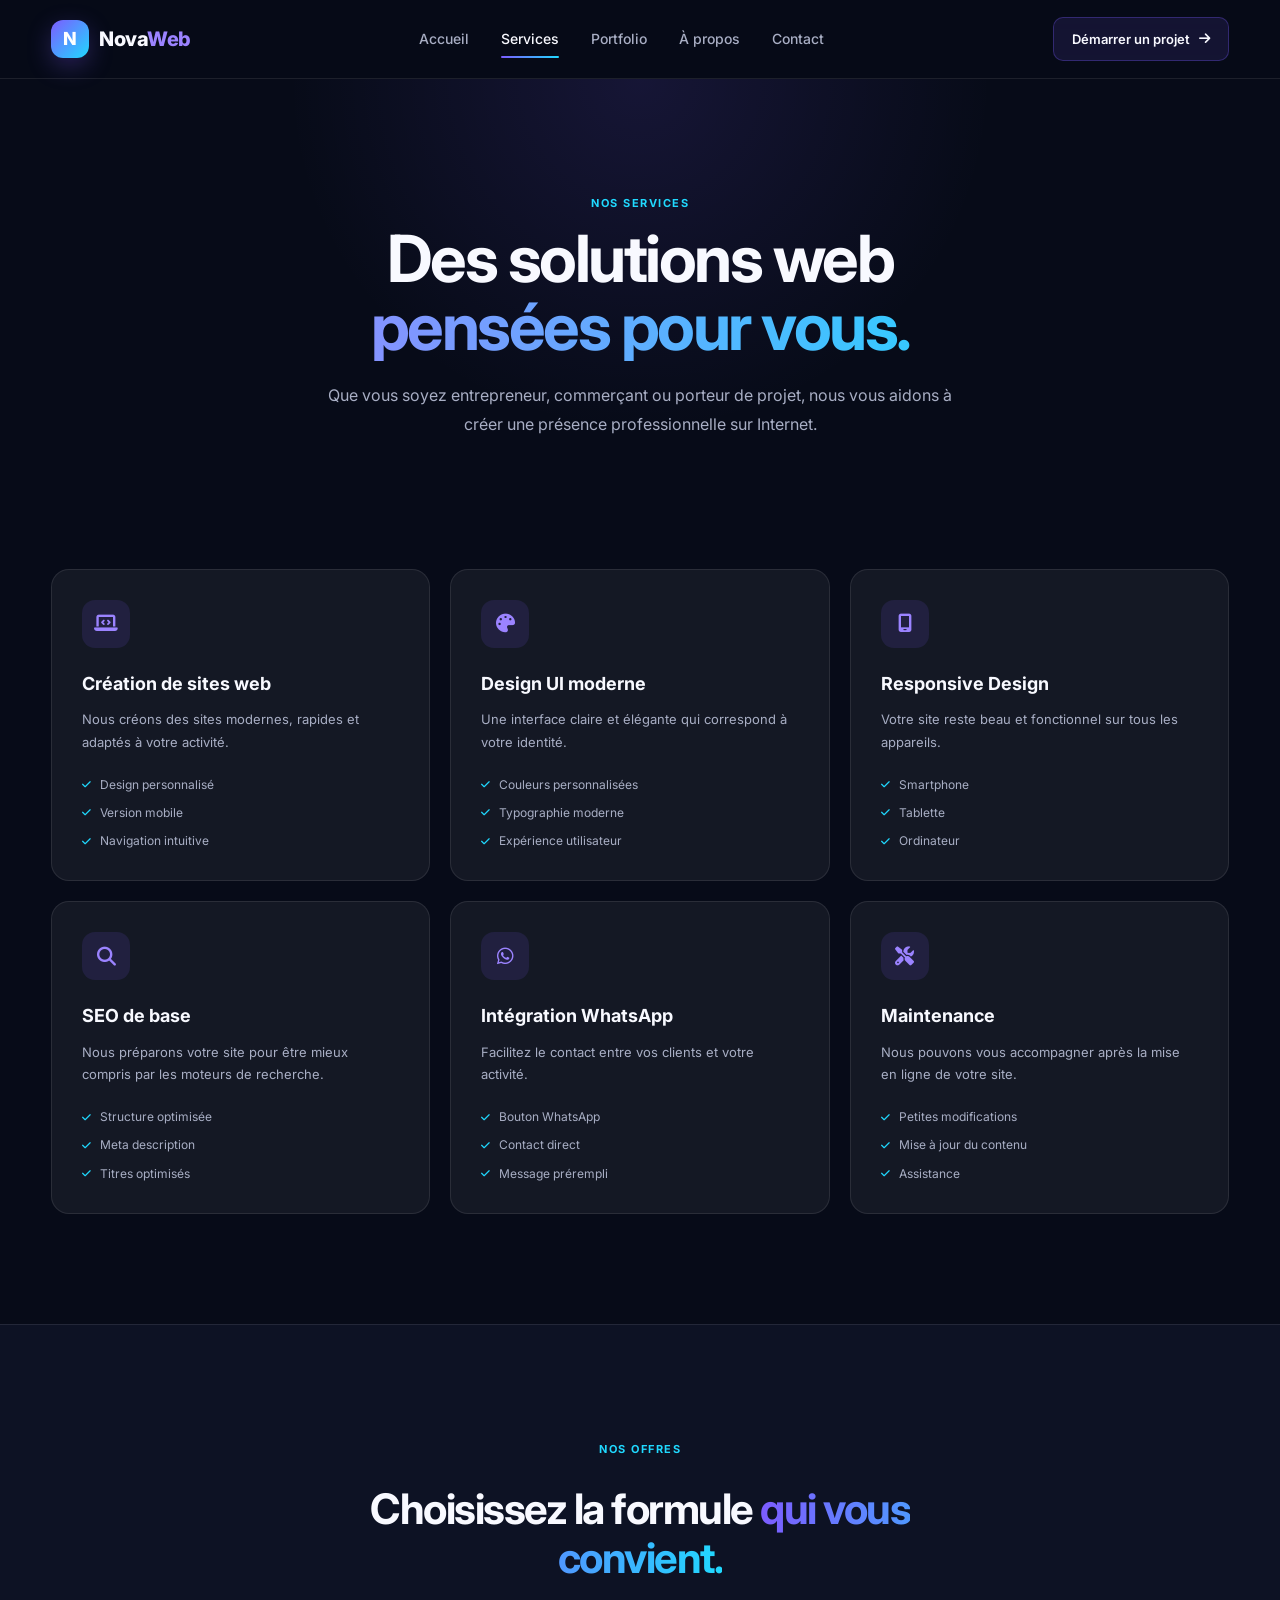
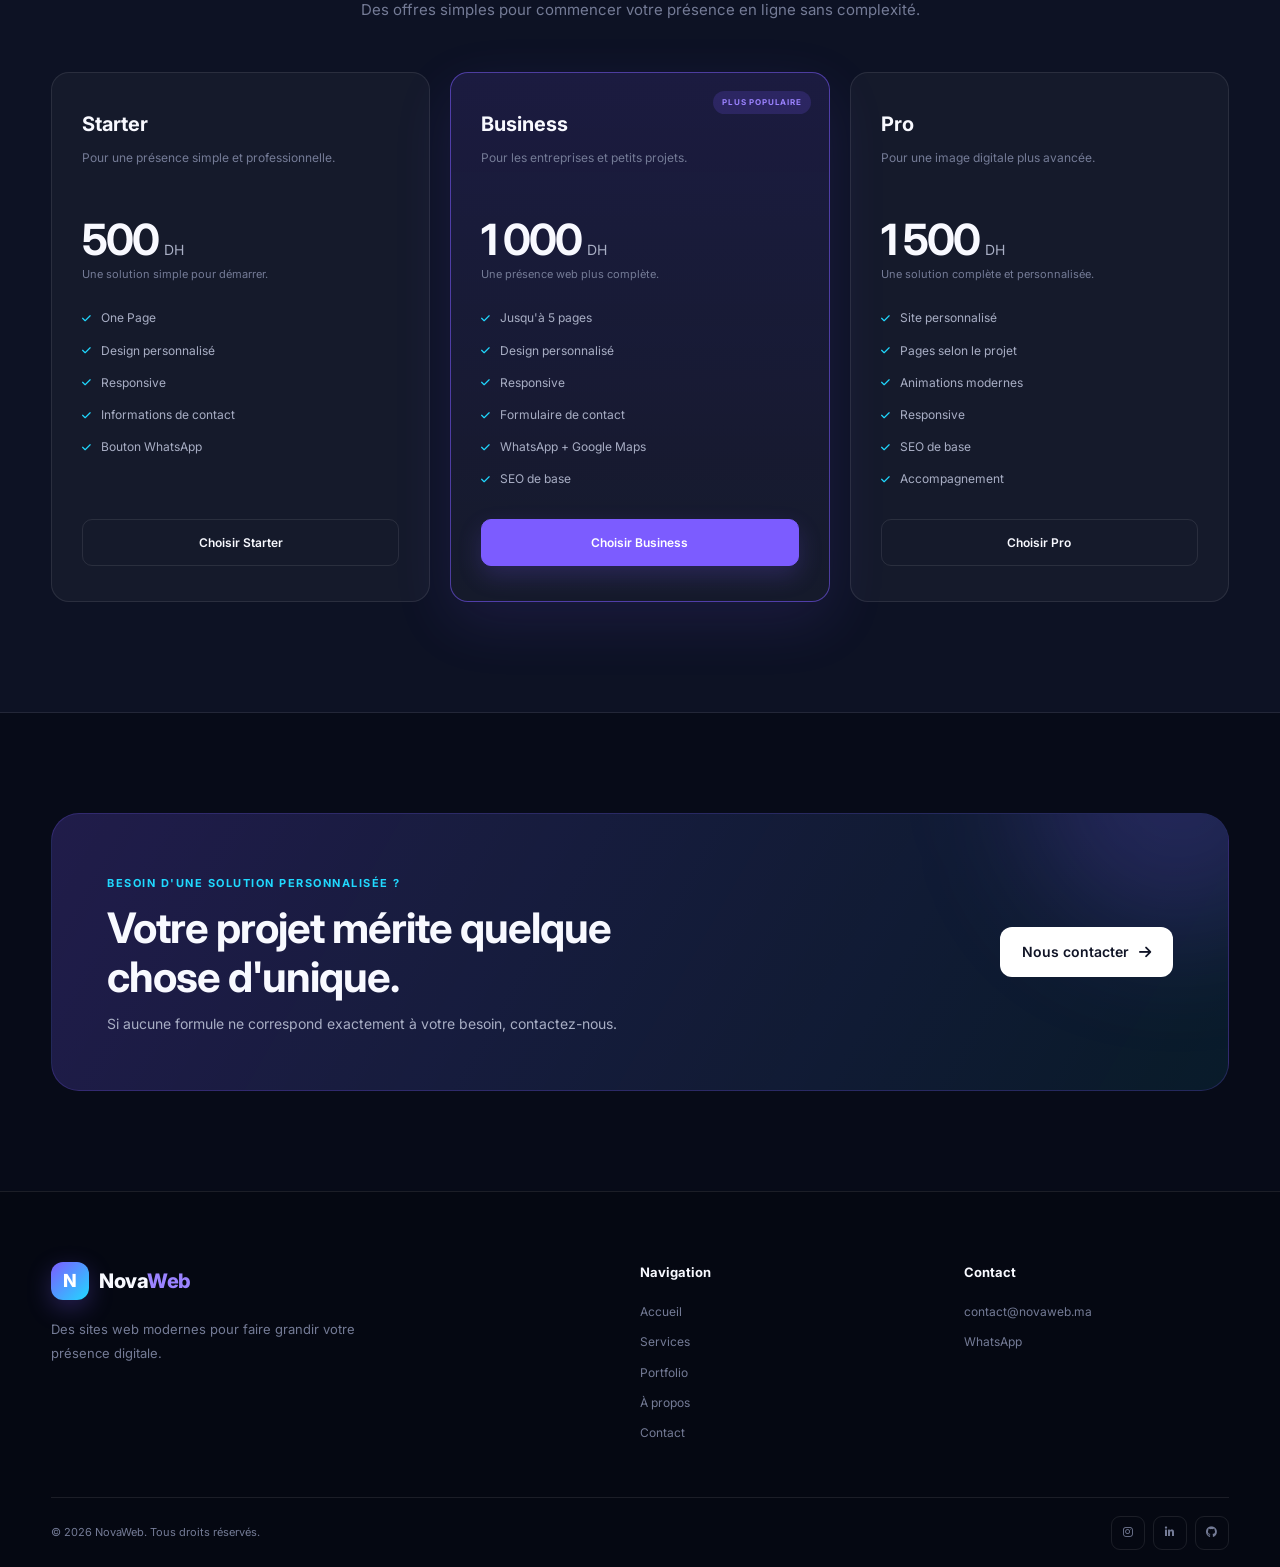
<file: services.html>
<!DOCTYPE html>
<html lang="fr">

<head>
    <meta charset="UTF-8">
    <meta name="viewport" content="width=device-width, initial-scale=1.0">

    <title>Services | NovaWeb</title>

    <meta
        name="description"
        content="Découvrez les services et offres NovaWeb pour créer votre présence digitale."
    >

    <link rel="stylesheet" href="css/style.css">

    <link rel="preconnect" href="https://fonts.googleapis.com">
    <link rel="preconnect" href="https://fonts.gstatic.com" crossorigin>

    <link
        href="https://fonts.googleapis.com/css2?family=Inter:wght@400;500;600;700;800&display=swap"
        rel="stylesheet"
    >

    <link
        rel="stylesheet"
        href="https://cdnjs.cloudflare.com/ajax/libs/font-awesome/6.5.2/css/all.min.css"
    >
</head>


<body>

    <!-- =========================
         HEADER
    ========================== -->

    <header class="header">

        <div class="container navbar">

            <a href="index.html" class="logo">
                <span class="logo-icon">N</span>
                <span>Nova<span>Web</span></span>
            </a>


            <nav class="nav-menu">

                <a href="index.html">
                    Accueil
                </a>

                <a href="services.html" class="active">
                    Services
                </a>

                <a href="portfolio.html">
                    Portfolio
                </a>

                <a href="about.html">
                    À propos
                </a>

                <a href="contact.html">
                    Contact
                </a>

            </nav>


            <a href="contact.html" class="nav-button">
                Démarrer un projet
                <i class="fa-solid fa-arrow-right"></i>
            </a>


            <button class="menu-toggle" id="menuToggle">
                <i class="fa-solid fa-bars"></i>
            </button>

        </div>

    </header>


    <!-- =========================
         PAGE HERO
    ========================== -->

    <main>

        <section class="page-hero">

            <div class="container">

                <span class="section-label">
                    NOS SERVICES
                </span>

                <h1>
                    Des solutions web
                    <span>pensées pour vous.</span>
                </h1>

                <p>
                    Que vous soyez entrepreneur, commerçant ou
                    porteur de projet, nous vous aidons à créer
                    une présence professionnelle sur Internet.
                </p>

            </div>

        </section>


        <!-- =========================
             SERVICES
        ========================== -->

        <section class="services-page">

            <div class="container">

                <div class="services-grid large-grid">


                    <!-- SERVICE 1 -->

                    <article class="service-card">

                        <div class="service-icon">
                            <i class="fa-solid fa-laptop-code"></i>
                        </div>

                        <h3>
                            Création de sites web
                        </h3>

                        <p>
                            Nous créons des sites modernes,
                            rapides et adaptés à votre activité.
                        </p>

                        <ul class="service-list">

                            <li>
                                <i class="fa-solid fa-check"></i>
                                Design personnalisé
                            </li>

                            <li>
                                <i class="fa-solid fa-check"></i>
                                Version mobile
                            </li>

                            <li>
                                <i class="fa-solid fa-check"></i>
                                Navigation intuitive
                            </li>

                        </ul>

                    </article>


                    <!-- SERVICE 2 -->

                    <article class="service-card">

                        <div class="service-icon">
                            <i class="fa-solid fa-palette"></i>
                        </div>

                        <h3>
                            Design UI moderne
                        </h3>

                        <p>
                            Une interface claire et élégante
                            qui correspond à votre identité.
                        </p>

                        <ul class="service-list">

                            <li>
                                <i class="fa-solid fa-check"></i>
                                Couleurs personnalisées
                            </li>

                            <li>
                                <i class="fa-solid fa-check"></i>
                                Typographie moderne
                            </li>

                            <li>
                                <i class="fa-solid fa-check"></i>
                                Expérience utilisateur
                            </li>

                        </ul>

                    </article>


                    <!-- SERVICE 3 -->

                    <article class="service-card">

                        <div class="service-icon">
                            <i class="fa-solid fa-mobile-screen"></i>
                        </div>

                        <h3>
                            Responsive Design
                        </h3>

                        <p>
                            Votre site reste beau et fonctionnel
                            sur tous les appareils.
                        </p>

                        <ul class="service-list">

                            <li>
                                <i class="fa-solid fa-check"></i>
                                Smartphone
                            </li>

                            <li>
                                <i class="fa-solid fa-check"></i>
                                Tablette
                            </li>

                            <li>
                                <i class="fa-solid fa-check"></i>
                                Ordinateur
                            </li>

                        </ul>

                    </article>


                    <!-- SERVICE 4 -->

                    <article class="service-card">

                        <div class="service-icon">
                            <i class="fa-solid fa-magnifying-glass"></i>
                        </div>

                        <h3>
                            SEO de base
                        </h3>

                        <p>
                            Nous préparons votre site pour être
                            mieux compris par les moteurs de recherche.
                        </p>

                        <ul class="service-list">

                            <li>
                                <i class="fa-solid fa-check"></i>
                                Structure optimisée
                            </li>

                            <li>
                                <i class="fa-solid fa-check"></i>
                                Meta description
                            </li>

                            <li>
                                <i class="fa-solid fa-check"></i>
                                Titres optimisés
                            </li>

                        </ul>

                    </article>


                    <!-- SERVICE 5 -->

                    <article class="service-card">

                        <div class="service-icon">
                            <i class="fa-brands fa-whatsapp"></i>
                        </div>

                        <h3>
                            Intégration WhatsApp
                        </h3>

                        <p>
                            Facilitez le contact entre vos clients
                            et votre activité.
                        </p>

                        <ul class="service-list">

                            <li>
                                <i class="fa-solid fa-check"></i>
                                Bouton WhatsApp
                            </li>

                            <li>
                                <i class="fa-solid fa-check"></i>
                                Contact direct
                            </li>

                            <li>
                                <i class="fa-solid fa-check"></i>
                                Message prérempli
                            </li>

                        </ul>

                    </article>


                    <!-- SERVICE 6 -->

                    <article class="service-card">

                        <div class="service-icon">
                            <i class="fa-solid fa-screwdriver-wrench"></i>
                        </div>

                        <h3>
                            Maintenance
                        </h3>

                        <p>
                            Nous pouvons vous accompagner après
                            la mise en ligne de votre site.
                        </p>

                        <ul class="service-list">

                            <li>
                                <i class="fa-solid fa-check"></i>
                                Petites modifications
                            </li>

                            <li>
                                <i class="fa-solid fa-check"></i>
                                Mise à jour du contenu
                            </li>

                            <li>
                                <i class="fa-solid fa-check"></i>
                                Assistance
                            </li>

                        </ul>

                    </article>

                </div>

            </div>

        </section>


        <!-- =========================
             PRICING
        ========================== -->

        <section class="pricing-section">

            <div class="container">

                <div class="section-heading centered">

                    <span class="section-label">
                        NOS OFFRES
                    </span>

                    <h2>
                        Choisissez la formule
                        <span>qui vous convient.</span>
                    </h2>

                    <p>
                        Des offres simples pour commencer votre
                        présence en ligne sans complexité.
                    </p>

                </div>


                <div class="pricing-grid">


                    <!-- STARTER -->

                    <article class="pricing-card">

                        <div class="pricing-header">

                            <span class="pricing-name">
                                Starter
                            </span>

                            <p>
                                Pour une présence simple
                                et professionnelle.
                            </p>

                        </div>


                        <div class="price">
                            <strong>500</strong>
                            <span>DH</span>
                        </div>


                        <div class="price-description">
                            Une solution simple pour démarrer.
                        </div>


                        <ul class="pricing-list">

                            <li>
                                <i class="fa-solid fa-check"></i>
                                One Page
                            </li>

                            <li>
                                <i class="fa-solid fa-check"></i>
                                Design personnalisé
                            </li>

                            <li>
                                <i class="fa-solid fa-check"></i>
                                Responsive
                            </li>

                            <li>
                                <i class="fa-solid fa-check"></i>
                                Informations de contact
                            </li>

                            <li>
                                <i class="fa-solid fa-check"></i>
                                Bouton WhatsApp
                            </li>

                        </ul>


                        <a href="contact.html" class="pricing-button">
                            Choisir Starter
                        </a>

                    </article>


                    <!-- BUSINESS -->

                    <article class="pricing-card popular">

                        <div class="popular-badge">
                            PLUS POPULAIRE
                        </div>


                        <div class="pricing-header">

                            <span class="pricing-name">
                                Business
                            </span>

                            <p>
                                Pour les entreprises et
                                petits projets.
                            </p>

                        </div>


                        <div class="price">
                            <strong>1 000</strong>
                            <span>DH</span>
                        </div>


                        <div class="price-description">
                            Une présence web plus complète.
                        </div>


                        <ul class="pricing-list">

                            <li>
                                <i class="fa-solid fa-check"></i>
                                Jusqu'à 5 pages
                            </li>

                            <li>
                                <i class="fa-solid fa-check"></i>
                                Design personnalisé
                            </li>

                            <li>
                                <i class="fa-solid fa-check"></i>
                                Responsive
                            </li>

                            <li>
                                <i class="fa-solid fa-check"></i>
                                Formulaire de contact
                            </li>

                            <li>
                                <i class="fa-solid fa-check"></i>
                                WhatsApp + Google Maps
                            </li>

                            <li>
                                <i class="fa-solid fa-check"></i>
                                SEO de base
                            </li>

                        </ul>


                        <a href="contact.html" class="pricing-button primary">
                            Choisir Business
                        </a>

                    </article>


                    <!-- PRO -->

                    <article class="pricing-card">

                        <div class="pricing-header">

                            <span class="pricing-name">
                                Pro
                            </span>

                            <p>
                                Pour une image digitale
                                plus avancée.
                            </p>

                        </div>


                        <div class="price">
                            <strong>1 500</strong>
                            <span>DH</span>
                        </div>


                        <div class="price-description">
                            Une solution complète et personnalisée.
                        </div>


                        <ul class="pricing-list">

                            <li>
                                <i class="fa-solid fa-check"></i>
                                Site personnalisé
                            </li>

                            <li>
                                <i class="fa-solid fa-check"></i>
                                Pages selon le projet
                            </li>

                            <li>
                                <i class="fa-solid fa-check"></i>
                                Animations modernes
                            </li>

                            <li>
                                <i class="fa-solid fa-check"></i>
                                Responsive
                            </li>

                            <li>
                                <i class="fa-solid fa-check"></i>
                                SEO de base
                            </li>

                            <li>
                                <i class="fa-solid fa-check"></i>
                                Accompagnement
                            </li>

                        </ul>


                        <a href="contact.html" class="pricing-button">
                            Choisir Pro
                        </a>

                    </article>

                </div>

            </div>

        </section>


        <!-- =========================
             CTA
        ========================== -->

        <section class="cta-section">

            <div class="container">

                <div class="cta-box">

                    <div>

                        <span class="section-label">
                            BESOIN D'UNE SOLUTION PERSONNALISÉE ?
                        </span>

                        <h2>
                            Votre projet mérite
                            quelque chose d'unique.
                        </h2>

                        <p>
                            Si aucune formule ne correspond exactement
                            à votre besoin, contactez-nous.
                        </p>

                    </div>


                    <a href="contact.html" class="btn-light">
                        Nous contacter
                        <i class="fa-solid fa-arrow-right"></i>
                    </a>

                </div>

            </div>

        </section>

    </main>


    <!-- =========================
         FOOTER
    ========================== -->

    <footer class="footer">

        <div class="container footer-content">

            <div class="footer-brand">

                <a href="index.html" class="logo">
                    <span class="logo-icon">N</span>
                    <span>Nova<span>Web</span></span>
                </a>

                <p>
                    Des sites web modernes pour faire grandir
                    votre présence digitale.
                </p>

            </div>


            <div class="footer-links">

                <h4>Navigation</h4>

                <a href="index.html">Accueil</a>
                <a href="services.html">Services</a>
                <a href="portfolio.html">Portfolio</a>
                <a href="about.html">À propos</a>
                <a href="contact.html">Contact</a>

            </div>


            <div class="footer-links">

                <h4>Contact</h4>

                <a href="mailto:contact@novaweb.ma">
                    contact@novaweb.ma
                </a>

                <a href="#">
                    WhatsApp
                </a>

            </div>

        </div>


        <div class="container footer-bottom">

            <p>
                © 2026 NovaWeb. Tous droits réservés.
            </p>

            <div class="social-links">

                <a href="#">
                    <i class="fa-brands fa-instagram"></i>
                </a>

                <a href="#">
                    <i class="fa-brands fa-linkedin-in"></i>
                </a>

                <a href="#">
                    <i class="fa-brands fa-github"></i>
                </a>

            </div>

        </div>

    </footer>


    <script src="js/script.js"></script>

</body>

</html>
</file>
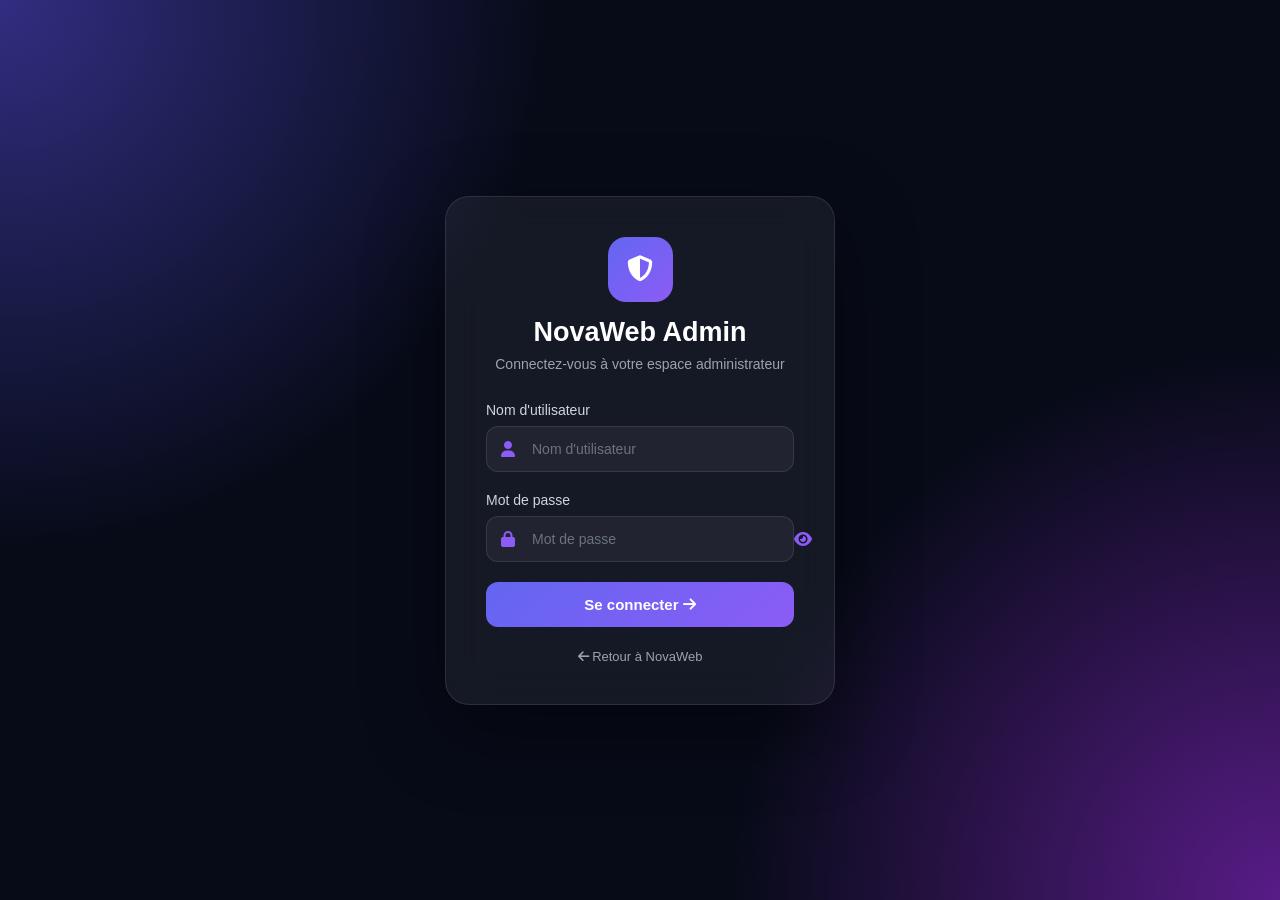
<file: admin/login.html>
<!DOCTYPE html>
<html lang="fr">
<head>
    <meta charset="UTF-8">
    <meta name="viewport" content="width=device-width, initial-scale=1.0">

    <title>NovaWeb - Admin Login</title>

    <link rel="stylesheet"
          href="https://cdnjs.cloudflare.com/ajax/libs/font-awesome/6.5.1/css/all.min.css">

    <style>
        * {
            margin: 0;
            padding: 0;
            box-sizing: border-box;
        }

        body {
            min-height: 100vh;
            display: flex;
            justify-content: center;
            align-items: center;

            font-family: Arial, sans-serif;

            background:
                radial-gradient(circle at top left, #312e81, transparent 35%),
                radial-gradient(circle at bottom right, #581c87, transparent 35%),
                #070b18;

            color: white;
        }

        .login-container {
            width: 100%;
            max-width: 430px;
            padding: 20px;
        }

        .login-card {
            padding: 40px;
            border-radius: 24px;

            background: rgba(255, 255, 255, 0.06);
            border: 1px solid rgba(255, 255, 255, 0.1);

            backdrop-filter: blur(20px);

            box-shadow:
                0 25px 80px rgba(0, 0, 0, 0.45);
        }

        .logo {
            text-align: center;
            margin-bottom: 30px;
        }

        .logo-icon {
            width: 65px;
            height: 65px;
            margin: 0 auto 15px;

            display: flex;
            align-items: center;
            justify-content: center;

            border-radius: 18px;

            background: linear-gradient(
                135deg,
                #6366f1,
                #8b5cf6
            );

            font-size: 26px;
        }

        .logo h1 {
            font-size: 27px;
            margin-bottom: 8px;
        }

        .logo p {
            color: #9ca3af;
            font-size: 14px;
        }

        .form-group {
            margin-bottom: 20px;
        }

        .form-group label {
            display: block;
            margin-bottom: 8px;

            font-size: 14px;
            color: #d1d5db;
        }

        .input-box {
            position: relative;
        }

        .input-box i {
            position: absolute;
            left: 15px;
            top: 50%;

            transform: translateY(-50%);

            color: #8b5cf6;
        }

        .input-box input {
            width: 100%;

            padding: 14px 15px 14px 45px;

            border-radius: 12px;

            border: 1px solid rgba(255,255,255,0.1);

            background: rgba(255,255,255,0.05);

            color: white;

            outline: none;

            font-size: 14px;
        }

        .input-box input:focus {
            border-color: #8b5cf6;
            box-shadow: 0 0 0 3px rgba(139,92,246,0.15);
        }

        .input-box input::placeholder {
            color: #6b7280;
        }

        .password-toggle {
            position: absolute;

            right: 15px;
            top: 50%;

            transform: translateY(-50%);

            cursor: pointer;

            color: #9ca3af;
        }

        .login-btn {
            width: 100%;

            padding: 14px;

            border: none;
            border-radius: 12px;

            background: linear-gradient(
                135deg,
                #6366f1,
                #8b5cf6
            );

            color: white;

            font-size: 15px;
            font-weight: 700;

            cursor: pointer;

            transition: 0.3s;
        }

        .login-btn:hover {
            transform: translateY(-2px);

            box-shadow:
                0 10px 30px rgba(99,102,241,0.3);
        }

        .error-message {
            display: none;

            margin-bottom: 18px;

            padding: 12px;

            border-radius: 10px;

            background: rgba(239,68,68,0.1);

            border: 1px solid rgba(239,68,68,0.25);

            color: #fca5a5;

            font-size: 13px;
        }

        .error-message.show {
            display: block;
        }

        .back-link {
            display: block;

            margin-top: 22px;

            text-align: center;

            color: #9ca3af;

            text-decoration: none;

            font-size: 13px;
        }

        .back-link:hover {
            color: white;
        }
    </style>
</head>

<body>

<div class="login-container">

    <div class="login-card">

        <div class="logo">

            <div class="logo-icon">
                <i class="fa-solid fa-shield-halved"></i>
            </div>

            <h1>NovaWeb Admin</h1>

            <p>Connectez-vous à votre espace administrateur</p>

        </div>


        <div id="errorMessage" class="error-message">
            <i class="fa-solid fa-circle-exclamation"></i>
            Identifiants incorrects.
        </div>


        <form id="loginForm">

            <div class="form-group">

                <label for="username">
                    Nom d'utilisateur
                </label>

                <div class="input-box">

                    <i class="fa-solid fa-user"></i>

                    <input
                        type="text"
                        id="username"
                        placeholder="Nom d'utilisateur"
                        required
                    >

                </div>

            </div>


            <div class="form-group">

                <label for="password">
                    Mot de passe
                </label>

                <div class="input-box">

                    <i class="fa-solid fa-lock"></i>

                    <input
                        type="password"
                        id="password"
                        placeholder="Mot de passe"
                        required
                    >

                    <span
                        class="password-toggle"
                        id="passwordToggle"
                    >
                        <i class="fa-solid fa-eye"></i>
                    </span>

                </div>

            </div>


            <button
                type="submit"
                class="login-btn"
            >
                Se connecter
                <i class="fa-solid fa-arrow-right"></i>
            </button>

        </form>


        <a href="../index.html" class="back-link">
            <i class="fa-solid fa-arrow-left"></i>
            Retour à NovaWeb
        </a>

    </div>

</div>


<script>

const loginForm =
    document.getElementById("loginForm");

const errorMessage =
    document.getElementById("errorMessage");

const passwordToggle =
    document.getElementById("passwordToggle");

const passwordInput =
    document.getElementById("password");


/* ================================
   SHOW / HIDE PASSWORD
================================ */

passwordToggle.addEventListener(
    "click",
    () => {

        if (passwordInput.type === "password") {

            passwordInput.type = "text";

            passwordToggle.innerHTML =
                '<i class="fa-solid fa-eye-slash"></i>';

        } else {

            passwordInput.type = "password";

            passwordToggle.innerHTML =
                '<i class="fa-solid fa-eye"></i>';

        }

    }
);


/* ================================
   LOGIN
================================ */

loginForm.addEventListener(
    "submit",
    (event) => {

        event.preventDefault();

        const username =
            document.getElementById("username").value.trim();

        const password =
            document.getElementById("password").value;


        /*
            TEMPORARY ADMIN LOGIN
        */

        if (
            username === "admin" &&
            password === "NovaWebDemo2026"
        ) {

            localStorage.setItem(
                "novawebAdminLogged",
                "true"
            );

            window.location.href =
                "index.html";

        } else {

            errorMessage.classList.add("show");

        }

    }
);

</script>

</body>
</html>
</file>
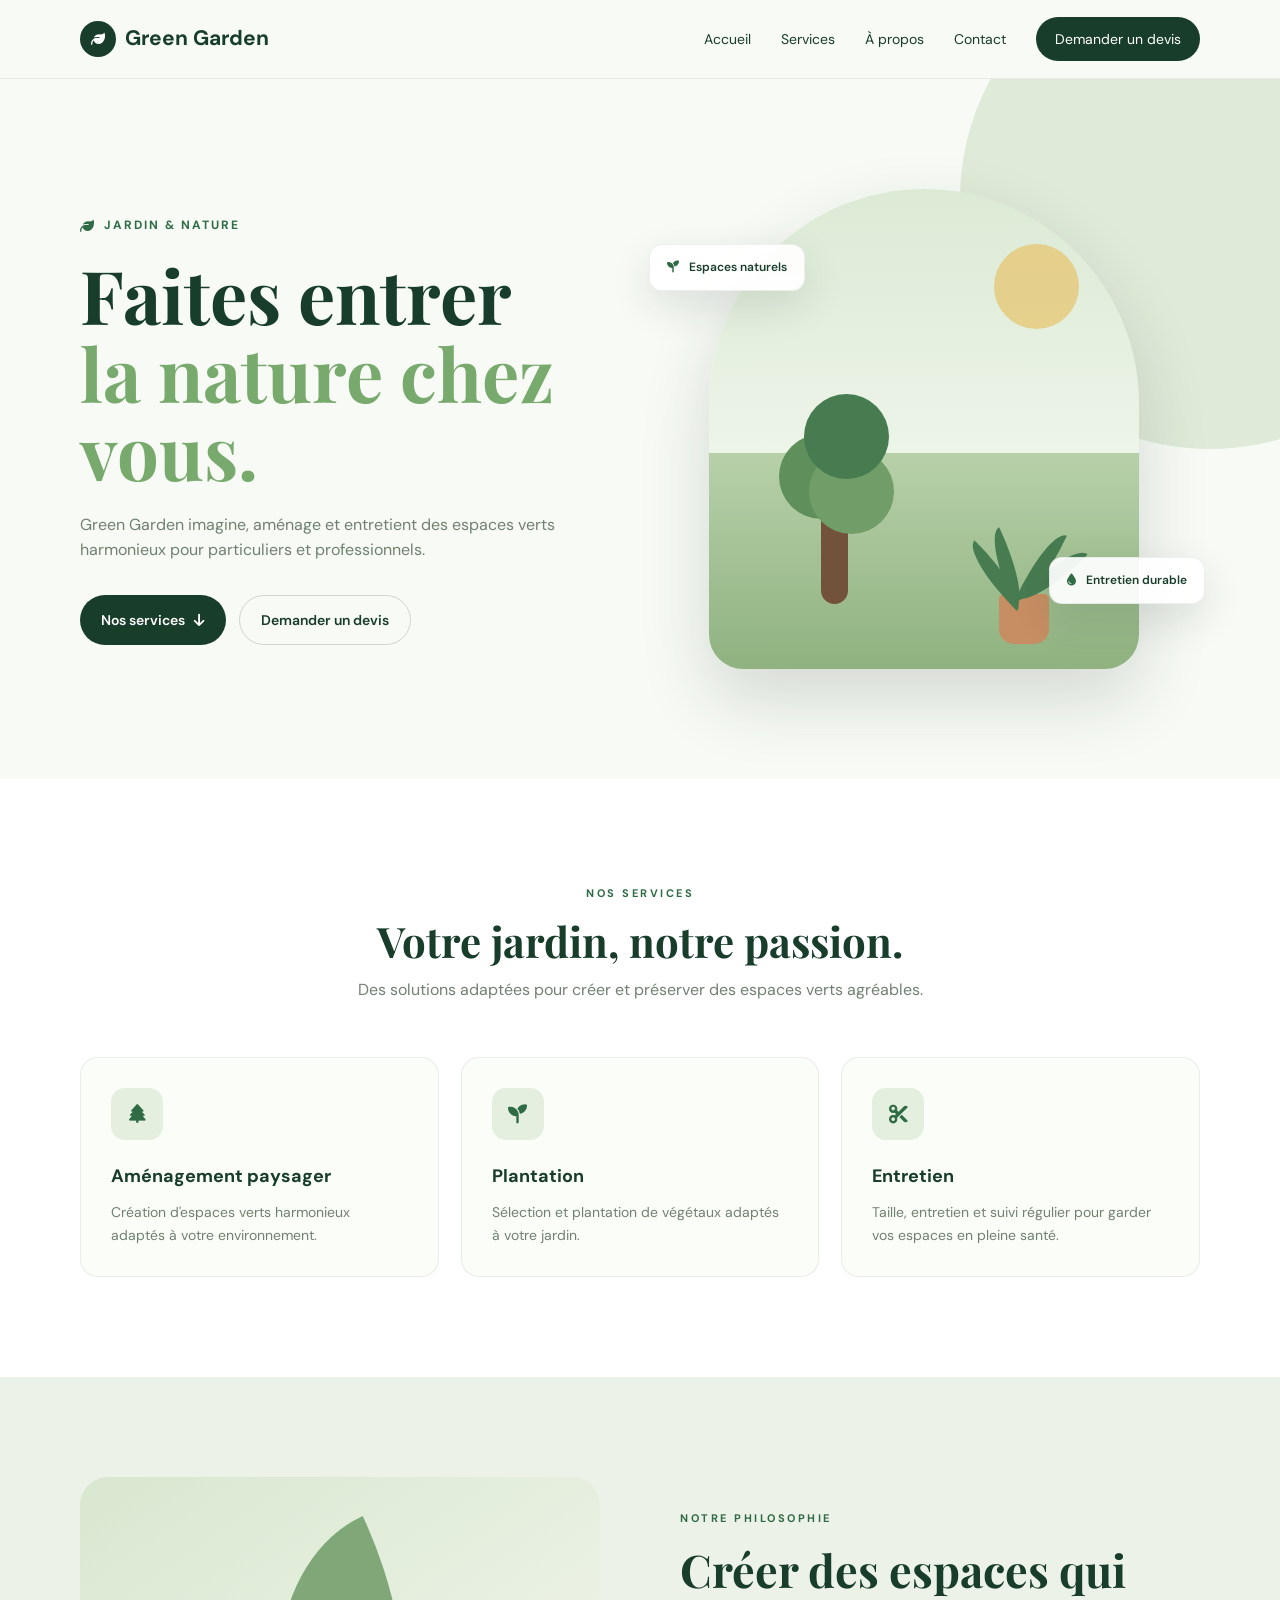
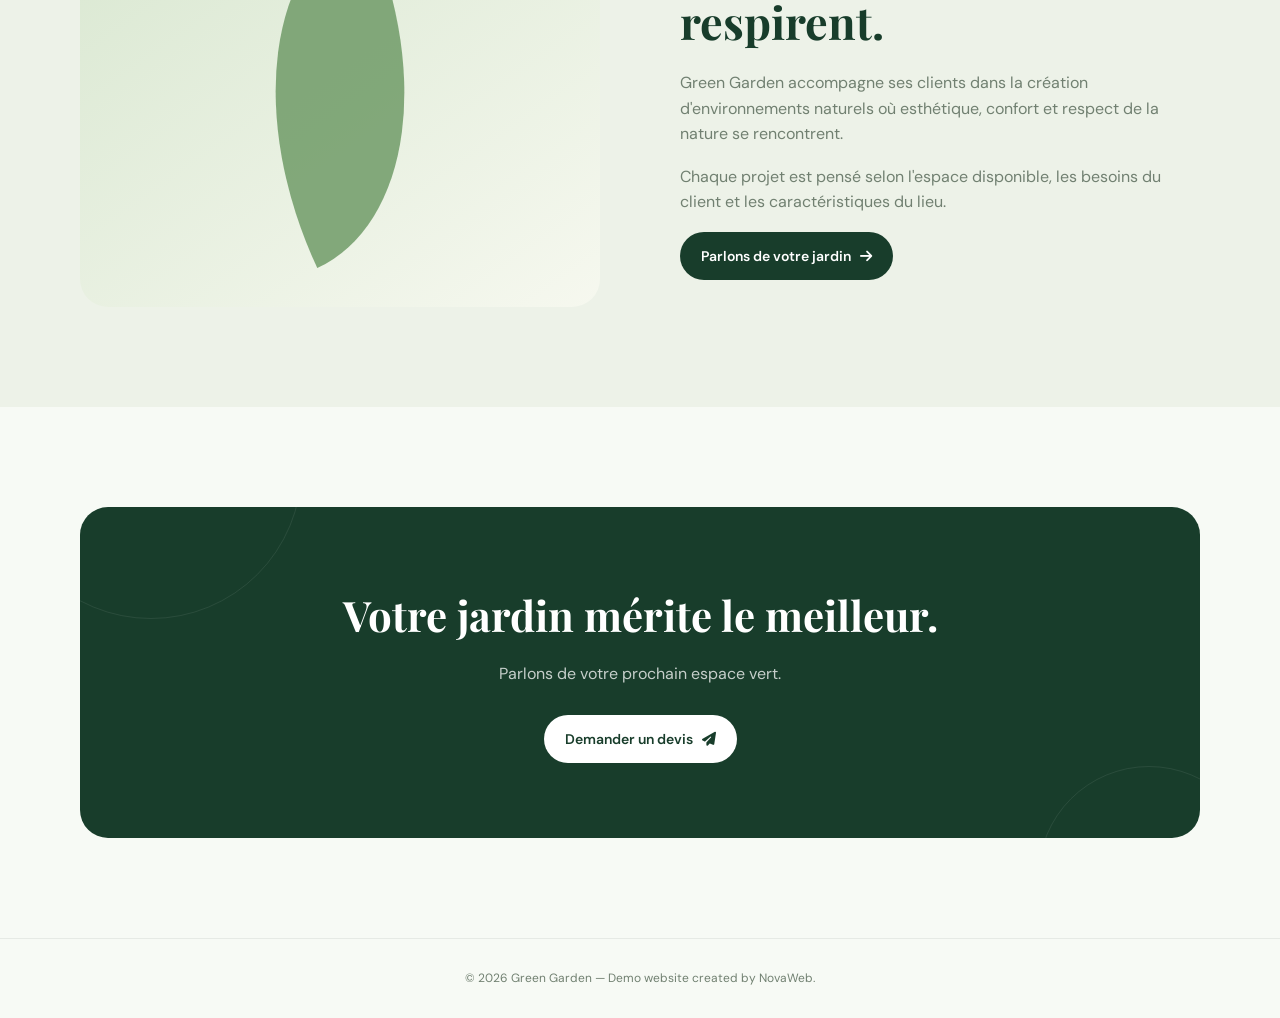
<file: portfolio/green-garden.html>
<!DOCTYPE html>
<html lang="fr">

<head>
    <meta charset="UTF-8">
    <meta name="viewport" content="width=device-width, initial-scale=1.0">

    <title>Green Garden | Jardin & Nature</title>

    <!-- Fonts -->
    <link rel="preconnect" href="https://fonts.googleapis.com">
    <link rel="preconnect" href="https://fonts.gstatic.com" crossorigin>

    <link
        href="https://fonts.googleapis.com/css2?family=DM+Sans:wght@400;500;600;700&family=Playfair+Display:wght@500;600;700&display=swap"
        rel="stylesheet"
    >

    <!-- Font Awesome -->
    <link
        rel="stylesheet"
        href="https://cdnjs.cloudflare.com/ajax/libs/font-awesome/6.5.2/css/all.min.css"
    >

    <style>

        /* ========================================
           RESET
        ======================================== */

        * {
            margin: 0;
            padding: 0;
            box-sizing: border-box;
        }

        html {
            scroll-behavior: smooth;
        }

        body {
            font-family: "DM Sans", sans-serif;
            background: #f7faf5;
            color: #243326;
            line-height: 1.6;
        }

        a {
            text-decoration: none;
            color: inherit;
        }


        /* ========================================
           VARIABLES
        ======================================== */

        :root {
            --green-dark: #183d2b;
            --green: #2f6b45;
            --green-light: #78a96d;
            --cream: #f7faf5;
            --beige: #edf2e8;
            --text: #243326;
            --muted: #718071;
            --white: #ffffff;
        }


        /* ========================================
           CONTAINER
        ======================================== */

        .container {
            width: min(1120px, 90%);
            margin: auto;
        }


        /* ========================================
           HEADER
        ======================================== */

        .header {
            position: sticky;
            top: 0;
            z-index: 1000;
            background: rgba(247,250,245,0.94);
            backdrop-filter: blur(15px);
            border-bottom: 1px solid rgba(36,51,38,0.08);
        }

        .nav {
            min-height: 78px;
            display: flex;
            align-items: center;
            justify-content: space-between;
            gap: 30px;
        }

        .logo {
            display: flex;
            align-items: center;
            gap: 9px;
            font-size: 21px;
            font-weight: 700;
            color: var(--green-dark);
        }

        .logo-icon {
            width: 36px;
            height: 36px;
            border-radius: 50%;
            display: flex;
            align-items: center;
            justify-content: center;
            background: var(--green-dark);
            color: white;
            font-size: 14px;
        }

        .nav-links {
            display: flex;
            align-items: center;
            gap: 30px;
        }

        .nav-links a {
            font-size: 14px;
            color: var(--green-dark);
            transition: 0.3s ease;
        }

        .nav-links a:hover {
            color: var(--green-light);
        }

        .nav-button {
            padding: 11px 19px;
            border-radius: 30px;
            background: var(--green-dark);
            color: white !important;
        }

        .nav-button:hover {
            background: var(--green);
        }


        /* ========================================
           HERO
        ======================================== */

        .hero {
            min-height: 700px;
            display: flex;
            align-items: center;
            position: relative;
            overflow: hidden;
        }

        .hero::before {
            content: "";
            position: absolute;
            width: 500px;
            height: 500px;
            border-radius: 50%;
            background: #dfead9;
            right: -180px;
            top: -130px;
        }

        .hero-grid {
            display: grid;
            grid-template-columns: 0.95fr 1.05fr;
            align-items: center;
            gap: 70px;
            position: relative;
            z-index: 2;
        }

        .hero-label {
            display: inline-flex;
            align-items: center;
            gap: 8px;
            color: var(--green);
            font-size: 12px;
            font-weight: 700;
            text-transform: uppercase;
            letter-spacing: 2px;
        }

        .hero-label i {
            font-size: 14px;
        }

        .hero h1 {
            font-family: "Playfair Display", serif;
            font-size: clamp(48px, 6vw, 74px);
            line-height: 1.05;
            color: var(--green-dark);
            margin: 18px 0 22px;
        }

        .hero h1 span {
            color: var(--green-light);
        }

        .hero p {
            max-width: 500px;
            color: var(--muted);
            margin-bottom: 32px;
        }

        .hero-buttons {
            display: flex;
            gap: 13px;
        }

        .btn {
            display: inline-flex;
            align-items: center;
            justify-content: center;
            gap: 9px;
            padding: 13px 21px;
            border-radius: 30px;
            font-size: 14px;
            font-weight: 600;
            transition: 0.3s ease;
        }

        .btn-primary {
            background: var(--green-dark);
            color: white;
        }

        .btn-primary:hover {
            transform: translateY(-3px);
            background: var(--green);
        }

        .btn-outline {
            border: 1px solid rgba(36,51,38,0.18);
            color: var(--green-dark);
        }

        .btn-outline:hover {
            border-color: var(--green-light);
            color: var(--green);
        }


        /* ========================================
           HERO VISUAL
        ======================================== */

        .hero-visual {
            min-height: 520px;
            position: relative;
            display: flex;
            align-items: center;
            justify-content: center;
        }

        .garden-scene {
            width: 430px;
            height: 480px;
            border-radius: 220px 220px 35px 35px;
            background:
                linear-gradient(
                    180deg,
                    #dbead5 0%,
                    #edf4e8 55%,
                    #b7d0a9 55%,
                    #8fb280 100%
                );
            position: relative;
            overflow: hidden;
            box-shadow: 0 30px 70px rgba(36,51,38,0.16);
        }

        .sun {
            position: absolute;
            width: 85px;
            height: 85px;
            border-radius: 50%;
            background: #e7c878;
            right: 60px;
            top: 55px;
            opacity: 0.8;
        }

        .tree {
            position: absolute;
            bottom: 65px;
            left: 65px;
            width: 120px;
            height: 190px;
        }

        .tree-trunk {
            position: absolute;
            width: 27px;
            height: 145px;
            background: #72523b;
            bottom: 0;
            left: 47px;
            border-radius: 20px;
        }

        .leaf {
            position: absolute;
            width: 85px;
            height: 85px;
            border-radius: 50%;
            background: #5f8f5b;
        }

        .leaf.one {
            left: 5px;
            top: 20px;
        }

        .leaf.two {
            right: 0;
            top: 35px;
            background: #719d68;
        }

        .leaf.three {
            left: 30px;
            top: -20px;
            background: #477b50;
        }

        .plant {
            position: absolute;
            bottom: 25px;
            right: 65px;
            width: 100px;
            height: 130px;
        }

        .plant-pot {
            position: absolute;
            bottom: 0;
            left: 25px;
            width: 50px;
            height: 50px;
            background: #c68e62;
            border-radius: 5px 5px 15px 15px;
        }

        .plant-leaf {
            position: absolute;
            width: 20px;
            height: 80px;
            border-radius: 100% 0;
            background: #477b50;
            bottom: 40px;
            left: 40px;
            transform-origin: bottom;
        }

        .plant-leaf:nth-child(2) {
            transform: rotate(-25deg);
        }

        .plant-leaf:nth-child(3) {
            transform: rotate(25deg);
        }

        .plant-leaf:nth-child(4) {
            transform: rotate(-45deg);
        }

        .plant-leaf:nth-child(5) {
            transform: rotate(45deg);
        }


        /* FLOATING CARDS */

        .floating-card {
            position: absolute;
            padding: 13px 17px;
            background: rgba(255,255,255,0.92);
            border: 1px solid rgba(36,51,38,0.08);
            border-radius: 13px;
            box-shadow: 0 15px 40px rgba(36,51,38,0.12);
            color: var(--green-dark);
            font-size: 12px;
            font-weight: 600;
            z-index: 4;
        }

        .floating-card i {
            color: var(--green);
            margin-right: 7px;
        }

        .card-one {
            top: 75px;
            left: 0;
        }

        .card-two {
            right: -5px;
            bottom: 85px;
        }


        /* ========================================
           SERVICES
        ======================================== */

        .section {
            padding: 100px 0;
        }

        .section-heading {
            max-width: 620px;
            margin: 0 auto 55px;
            text-align: center;
        }

        .section-heading > span {
            color: var(--green);
            text-transform: uppercase;
            font-size: 11px;
            letter-spacing: 2.5px;
            font-weight: 700;
        }

        .section-heading h2 {
            font-family: "Playfair Display", serif;
            font-size: 42px;
            line-height: 1.15;
            margin: 12px 0;
            color: var(--green-dark);
        }

        .section-heading p {
            color: var(--muted);
        }

        .services {
            background: white;
        }

        .services-grid {
            display: grid;
            grid-template-columns: repeat(3, 1fr);
            gap: 22px;
        }

        .service-card {
            padding: 30px;
            border: 1px solid rgba(36,51,38,0.08);
            border-radius: 18px;
            background: #fbfdf9;
            transition: 0.3s ease;
        }

        .service-card:hover {
            transform: translateY(-7px);
            box-shadow: 0 20px 45px rgba(36,51,38,0.09);
        }

        .service-icon {
            width: 52px;
            height: 52px;
            border-radius: 14px;
            display: flex;
            align-items: center;
            justify-content: center;
            background: #e5efdf;
            color: var(--green);
            margin-bottom: 22px;
            font-size: 19px;
        }

        .service-card h3 {
            color: var(--green-dark);
            margin-bottom: 10px;
            font-size: 18px;
        }

        .service-card p {
            color: var(--muted);
            font-size: 14px;
        }


        /* ========================================
           ABOUT
        ======================================== */

        .about {
            background: var(--beige);
        }

        .about-grid {
            display: grid;
            grid-template-columns: 1fr 1fr;
            align-items: center;
            gap: 80px;
        }

        .about-visual {
            height: 430px;
            border-radius: 28px;
            background:
                linear-gradient(
                    145deg,
                    #d8e7d0,
                    #f6f8ef
                );
            position: relative;
            overflow: hidden;
            display: flex;
            align-items: center;
            justify-content: center;
        }

        .about-leaf {
            width: 190px;
            height: 300px;
            border-radius: 100% 0 100% 0;
            background: #709c68;
            transform: rotate(-25deg);
            opacity: 0.85;
        }

        .about-content > span {
            color: var(--green);
            text-transform: uppercase;
            font-size: 11px;
            letter-spacing: 2.5px;
            font-weight: 700;
        }

        .about-content h2 {
            font-family: "Playfair Display", serif;
            color: var(--green-dark);
            font-size: 45px;
            line-height: 1.15;
            margin: 15px 0 22px;
        }

        .about-content p {
            color: var(--muted);
            margin-bottom: 17px;
        }


        /* ========================================
           CTA
        ======================================== */

        .cta {
            padding: 100px 0;
        }

        .cta-box {
            padding: 75px 30px;
            text-align: center;
            background: var(--green-dark);
            color: white;
            border-radius: 28px;
            position: relative;
            overflow: hidden;
        }

        .cta-box::before,
        .cta-box::after {
            content: "";
            position: absolute;
            border: 1px solid rgba(255,255,255,0.08);
            border-radius: 50%;
        }

        .cta-box::before {
            width: 300px;
            height: 300px;
            top: -190px;
            left: -80px;
        }

        .cta-box::after {
            width: 220px;
            height: 220px;
            bottom: -150px;
            right: -60px;
        }

        .cta-box h2 {
            font-family: "Playfair Display", serif;
            font-size: 42px;
            margin-bottom: 12px;
        }

        .cta-box p {
            opacity: 0.75;
            margin-bottom: 28px;
        }

        .cta-box .btn {
            background: white;
            color: var(--green-dark);
        }


        /* ========================================
           FOOTER
        ======================================== */

        .footer {
            padding: 30px 0;
            text-align: center;
            border-top: 1px solid rgba(36,51,38,0.08);
            color: var(--muted);
            font-size: 12px;
        }


        /* ========================================
           RESPONSIVE
        ======================================== */

        @media (max-width: 850px) {

            .nav-links {
                display: none;
            }

            .hero {
                padding: 70px 0;
            }

            .hero-grid,
            .about-grid {
                grid-template-columns: 1fr;
            }

            .hero-content {
                text-align: center;
            }

            .hero p {
                margin-left: auto;
                margin-right: auto;
            }

            .hero-buttons {
                justify-content: center;
            }

            .services-grid {
                grid-template-columns: 1fr 1fr;
            }

            .about-content {
                text-align: center;
            }

            .hero-visual {
                min-height: 470px;
            }

        }


        @media (max-width: 560px) {

            .services-grid {
                grid-template-columns: 1fr;
            }

            .garden-scene {
                width: 310px;
                height: 400px;
            }

            .section {
                padding: 70px 0;
            }

            .section-heading h2,
            .about-content h2,
            .cta-box h2 {
                font-size: 32px;
            }

            .card-one {
                left: 0;
            }

            .card-two {
                right: 0;
            }

        }

    </style>
</head>


<body>


<!-- ========================================
     HEADER
======================================== -->

<header class="header">

    <div class="container nav">

        <a href="#" class="logo">

            <span class="logo-icon">
                <i class="fa-solid fa-leaf"></i>
            </span>

            Green Garden

        </a>


        <nav class="nav-links">

            <a href="#accueil">Accueil</a>
            <a href="#services">Services</a>
            <a href="#apropos">À propos</a>
            <a href="#contact">Contact</a>

            <a href="#contact" class="nav-button">
                Demander un devis
            </a>

        </nav>

    </div>

</header>


<main>


<!-- ========================================
     HERO
======================================== -->

<section class="hero" id="accueil">

    <div class="container hero-grid">


        <div class="hero-content">

            <span class="hero-label">
                <i class="fa-solid fa-leaf"></i>
                Jardin & Nature
            </span>

            <h1>
                Faites entrer
                <span>la nature chez vous.</span>
            </h1>

            <p>
                Green Garden imagine, aménage et entretient des espaces
                verts harmonieux pour particuliers et professionnels.
            </p>


            <div class="hero-buttons">

                <a href="#services" class="btn btn-primary">
                    Nos services
                    <i class="fa-solid fa-arrow-down"></i>
                </a>

                <a href="#contact" class="btn btn-outline">
                    Demander un devis
                </a>

            </div>

        </div>


        <div class="hero-visual">

            <div class="garden-scene">

                <div class="sun"></div>

                <div class="tree">

                    <div class="tree-trunk"></div>

                    <div class="leaf one"></div>
                    <div class="leaf two"></div>
                    <div class="leaf three"></div>

                </div>


                <div class="plant">

                    <div class="plant-pot"></div>

                    <div class="plant-leaf"></div>
                    <div class="plant-leaf"></div>
                    <div class="plant-leaf"></div>
                    <div class="plant-leaf"></div>

                </div>

            </div>


            <div class="floating-card card-one">
                <i class="fa-solid fa-seedling"></i>
                Espaces naturels
            </div>

            <div class="floating-card card-two">
                <i class="fa-solid fa-droplet"></i>
                Entretien durable
            </div>

        </div>

    </div>

</section>


<!-- ========================================
     SERVICES
======================================== -->

<section class="section services" id="services">

    <div class="container">

        <div class="section-heading">

            <span>
                Nos services
            </span>

            <h2>
                Votre jardin,
                notre passion.
            </h2>

            <p>
                Des solutions adaptées pour créer et préserver
                des espaces verts agréables.
            </p>

        </div>


        <div class="services-grid">


            <article class="service-card">

                <div class="service-icon">
                    <i class="fa-solid fa-tree"></i>
                </div>

                <h3>
                    Aménagement paysager
                </h3>

                <p>
                    Création d'espaces verts harmonieux adaptés
                    à votre environnement.
                </p>

            </article>


            <article class="service-card">

                <div class="service-icon">
                    <i class="fa-solid fa-seedling"></i>
                </div>

                <h3>
                    Plantation
                </h3>

                <p>
                    Sélection et plantation de végétaux adaptés
                    à votre jardin.
                </p>

            </article>


            <article class="service-card">

                <div class="service-icon">
                    <i class="fa-solid fa-scissors"></i>
                </div>

                <h3>
                    Entretien
                </h3>

                <p>
                    Taille, entretien et suivi régulier pour
                    garder vos espaces en pleine santé.
                </p>

            </article>


        </div>

    </div>

</section>


<!-- ========================================
     ABOUT
======================================== -->

<section class="section about" id="apropos">

    <div class="container about-grid">


        <div class="about-visual">

            <div class="about-leaf"></div>

        </div>


        <div class="about-content">

            <span>
                Notre philosophie
            </span>

            <h2>
                Créer des espaces
                qui respirent.
            </h2>

            <p>
                Green Garden accompagne ses clients dans la création
                d'environnements naturels où esthétique, confort et
                respect de la nature se rencontrent.
            </p>

            <p>
                Chaque projet est pensé selon l'espace disponible,
                les besoins du client et les caractéristiques du lieu.
            </p>

            <a href="#contact" class="btn btn-primary">
                Parlons de votre jardin
                <i class="fa-solid fa-arrow-right"></i>
            </a>

        </div>

    </div>

</section>


<!-- ========================================
     CTA
======================================== -->

<section class="cta" id="contact">

    <div class="container">

        <div class="cta-box">

            <h2>
                Votre jardin mérite
                le meilleur.
            </h2>

            <p>
                Parlons de votre prochain espace vert.
            </p>

            <a
                href="mailto:contact@greengarden.ma"
                class="btn"
            >
                Demander un devis
                <i class="fa-solid fa-paper-plane"></i>
            </a>

        </div>

    </div>

</section>


</main>


<!-- ========================================
     FOOTER
======================================== -->

<footer class="footer">

    <div class="container">

        © 2026 Green Garden — Demo website created by NovaWeb.

    </div>

</footer>


</body>
</html>
</file>
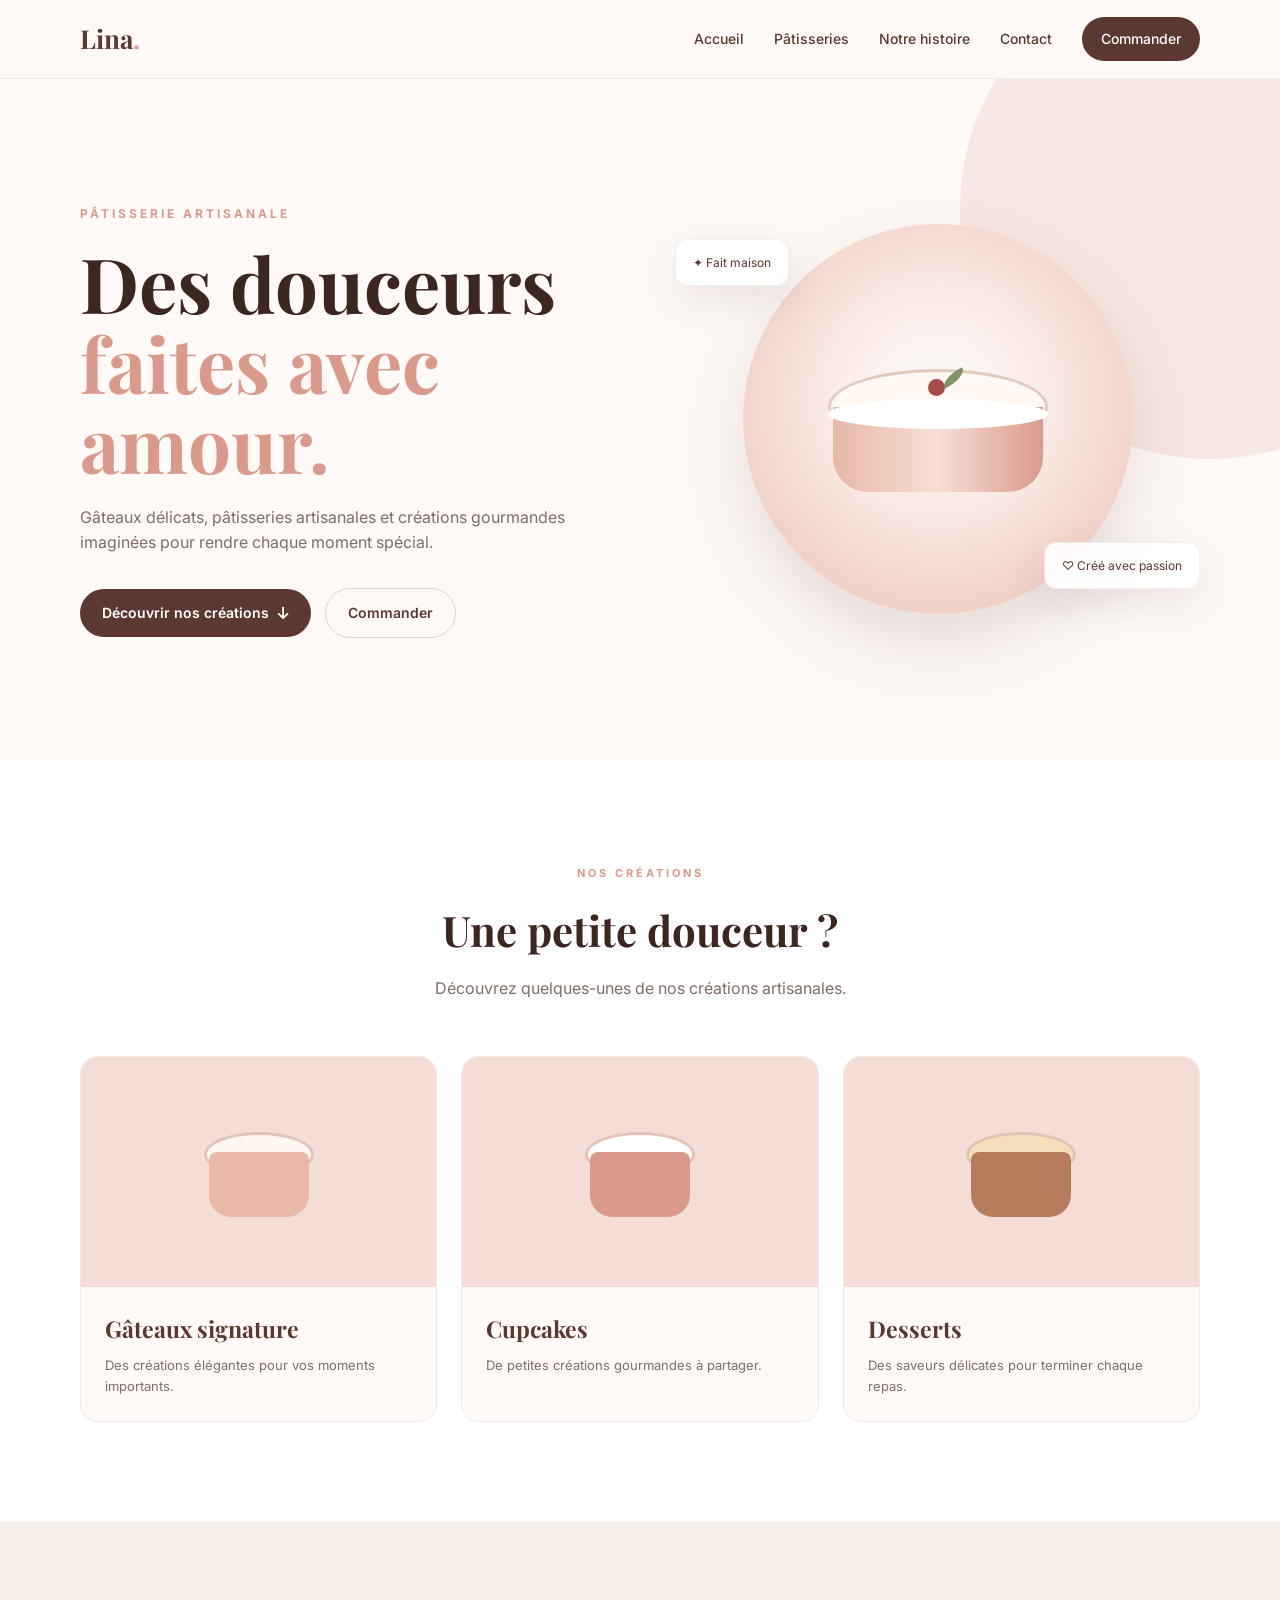
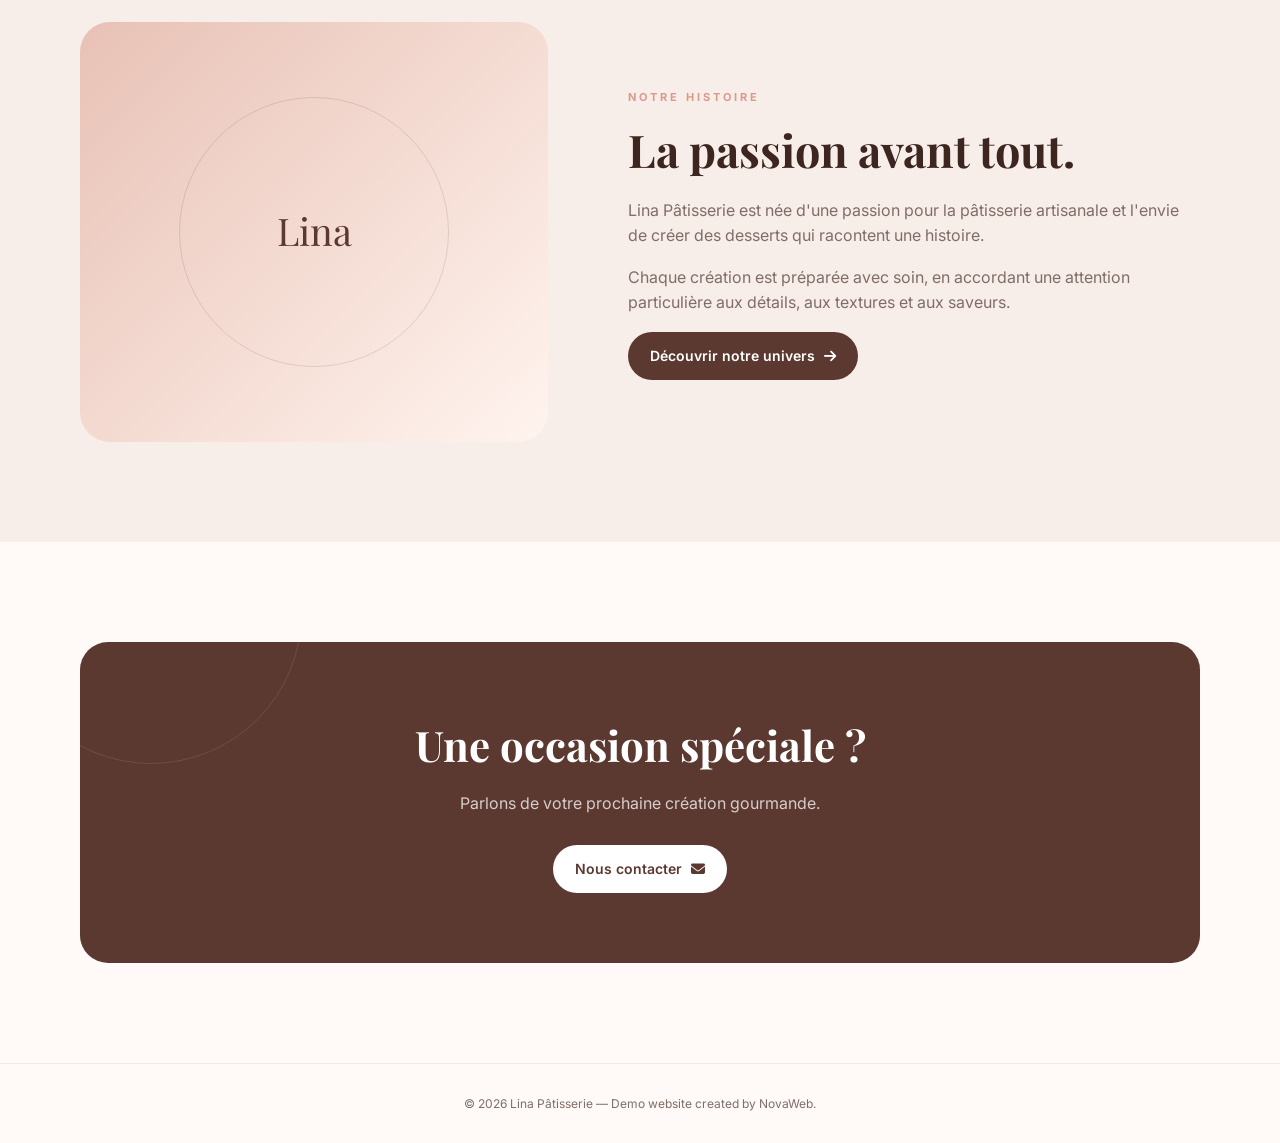
<file: portfolio/lina-patisserie.html>
<!DOCTYPE html>
<html lang="fr">

<head>
    <meta charset="UTF-8">
    <meta name="viewport" content="width=device-width, initial-scale=1.0">

    <title>Lina Pâtisserie | Gâteaux & Douceurs</title>

    <!-- Google Font -->
    <link rel="preconnect" href="https://fonts.googleapis.com">
    <link rel="preconnect" href="https://fonts.gstatic.com" crossorigin>

    <link
        href="https://fonts.googleapis.com/css2?family=Playfair+Display:wght@500;600;700&family=Inter:wght@400;500;600;700&display=swap"
        rel="stylesheet"
    >

    <!-- Font Awesome -->
    <link
        rel="stylesheet"
        href="https://cdnjs.cloudflare.com/ajax/libs/font-awesome/6.5.2/css/all.min.css"
    >

    <style>

        /* ========================================
           RESET
        ======================================== */

        * {
            margin: 0;
            padding: 0;
            box-sizing: border-box;
        }

        html {
            scroll-behavior: smooth;
        }

        body {
            font-family: "Inter", sans-serif;
            background: #fffaf7;
            color: #352521;
            line-height: 1.6;
        }

        a {
            text-decoration: none;
            color: inherit;
        }

        img {
            max-width: 100%;
            display: block;
        }


        /* ========================================
           VARIABLES
        ======================================== */

        :root {
            --brown: #5c3930;
            --brown-dark: #3d2520;
            --cream: #fffaf7;
            --rose: #d99a8c;
            --rose-light: #f4ddd7;
            --gold: #b88a54;
            --text: #352521;
            --muted: #806d67;
            --white: #ffffff;
        }


        /* ========================================
           CONTAINER
        ======================================== */

        .container {
            width: min(1120px, 90%);
            margin: auto;
        }


        /* ========================================
           HEADER
        ======================================== */

        .header {
            position: sticky;
            top: 0;
            z-index: 1000;
            background: rgba(255, 250, 247, 0.94);
            backdrop-filter: blur(15px);
            border-bottom: 1px solid rgba(92, 57, 48, 0.08);
        }

        .nav {
            min-height: 78px;
            display: flex;
            align-items: center;
            justify-content: space-between;
            gap: 30px;
        }

        .logo {
            font-family: "Playfair Display", serif;
            font-size: 26px;
            font-weight: 700;
            color: var(--brown);
        }

        .logo span {
            color: var(--rose);
        }

        .nav-links {
            display: flex;
            align-items: center;
            gap: 30px;
        }

        .nav-links a {
            font-size: 14px;
            font-weight: 500;
            color: var(--brown);
            transition: 0.3s ease;
        }

        .nav-links a:hover {
            color: var(--rose);
        }

        .nav-button {
            padding: 11px 19px;
            border-radius: 30px;
            background: var(--brown);
            color: white !important;
        }

        .nav-button:hover {
            background: var(--brown-dark);
        }


        /* ========================================
           HERO
        ======================================== */

        .hero {
            min-height: 680px;
            display: flex;
            align-items: center;
            position: relative;
            overflow: hidden;
        }

        .hero::before {
            content: "";
            position: absolute;
            width: 500px;
            height: 500px;
            background: var(--rose-light);
            border-radius: 50%;
            right: -180px;
            top: -120px;
            opacity: 0.6;
        }

        .hero-grid {
            display: grid;
            grid-template-columns: 1fr 1fr;
            align-items: center;
            gap: 70px;
            position: relative;
            z-index: 2;
        }

        .hero-label {
            color: var(--rose);
            text-transform: uppercase;
            letter-spacing: 3px;
            font-size: 12px;
            font-weight: 700;
        }

        .hero h1 {
            font-family: "Playfair Display", serif;
            font-size: clamp(48px, 6vw, 76px);
            line-height: 1.05;
            margin: 18px 0 22px;
            color: var(--brown-dark);
        }

        .hero h1 span {
            color: var(--rose);
        }

        .hero p {
            max-width: 500px;
            color: var(--muted);
            font-size: 16px;
            margin-bottom: 32px;
        }

        .hero-buttons {
            display: flex;
            align-items: center;
            gap: 14px;
        }

        .btn {
            display: inline-flex;
            align-items: center;
            justify-content: center;
            gap: 9px;
            padding: 13px 22px;
            border-radius: 30px;
            font-size: 14px;
            font-weight: 600;
            transition: 0.3s ease;
        }

        .btn-primary {
            background: var(--brown);
            color: white;
        }

        .btn-primary:hover {
            transform: translateY(-3px);
            background: var(--brown-dark);
        }

        .btn-outline {
            border: 1px solid rgba(92,57,48,0.2);
            color: var(--brown);
        }

        .btn-outline:hover {
            border-color: var(--rose);
            color: var(--rose);
        }


        /* ========================================
           HERO VISUAL
        ======================================== */

        .hero-visual {
            position: relative;
            min-height: 500px;
            display: flex;
            align-items: center;
            justify-content: center;
        }

        .cake-display {
            width: 390px;
            height: 390px;
            border-radius: 50%;
            background:
                radial-gradient(
                    circle at 50% 45%,
                    #fff 0,
                    #f8e5df 45%,
                    #e8bdb1 100%
                );
            display: flex;
            align-items: center;
            justify-content: center;
            position: relative;
            box-shadow: 0 30px 70px rgba(92,57,48,0.16);
        }

        .cake {
            width: 220px;
            height: 140px;
            position: relative;
            margin-top: 40px;
        }

        .cake-top {
            width: 220px;
            height: 75px;
            border-radius: 50%;
            background: #fff8f3;
            border: 3px solid #e6c9bd;
            position: absolute;
            top: 0;
        }

        .cake-body {
            width: 210px;
            height: 85px;
            background: linear-gradient(
                90deg,
                #e6b8a9,
                #f8ded5,
                #d99a8c
            );
            position: absolute;
            top: 38px;
            left: 5px;
            border-radius: 0 0 35px 35px;
        }

        .cake-cream {
            position: absolute;
            width: 220px;
            height: 30px;
            background: white;
            border-radius: 50%;
            top: 30px;
            left: 0;
            z-index: 2;
        }

        .cake-cherry {
            position: absolute;
            width: 17px;
            height: 17px;
            background: #a54b48;
            border-radius: 50%;
            top: 10px;
            left: 100px;
            z-index: 5;
        }

        .cake-leaf {
            position: absolute;
            width: 25px;
            height: 12px;
            border-radius: 100% 0;
            background: #82936a;
            top: 3px;
            left: 113px;
            transform: rotate(-25deg);
            z-index: 4;
        }


        /* FLOATING DETAILS */

        .floating-note {
            position: absolute;
            padding: 13px 17px;
            background: rgba(255,255,255,0.9);
            border: 1px solid rgba(92,57,48,0.08);
            border-radius: 12px;
            box-shadow: 0 15px 40px rgba(92,57,48,0.12);
            font-size: 12px;
            color: var(--brown);
            z-index: 4;
        }

        .note-one {
            top: 70px;
            left: 0;
        }

        .note-two {
            right: 0;
            bottom: 80px;
        }


        /* ========================================
           SECTION
        ======================================== */

        .section {
            padding: 100px 0;
        }

        .section-heading {
            text-align: center;
            max-width: 600px;
            margin: 0 auto 55px;
        }

        .section-heading span {
            color: var(--rose);
            text-transform: uppercase;
            font-size: 11px;
            letter-spacing: 3px;
            font-weight: 700;
        }

        .section-heading h2 {
            font-family: "Playfair Display", serif;
            font-size: 42px;
            margin: 12px 0;
            color: var(--brown-dark);
        }

        .section-heading p {
            color: var(--muted);
        }


        /* ========================================
           PRODUCTS
        ======================================== */

        .products {
            background: #fff;
        }

        .products-grid {
            display: grid;
            grid-template-columns: repeat(3, 1fr);
            gap: 24px;
        }

        .product-card {
            background: var(--cream);
            border-radius: 18px;
            overflow: hidden;
            border: 1px solid rgba(92,57,48,0.08);
            transition: 0.3s ease;
        }

        .product-card:hover {
            transform: translateY(-8px);
            box-shadow: 0 20px 45px rgba(92,57,48,0.1);
        }

        .product-image {
            height: 230px;
            display: flex;
            align-items: center;
            justify-content: center;
            background: var(--rose-light);
            position: relative;
        }

        .dessert {
            position: relative;
            width: 120px;
            height: 90px;
        }

        .dessert-base {
            position: absolute;
            bottom: 0;
            left: 10px;
            width: 100px;
            height: 65px;
            background: #e9b9a9;
            border-radius: 8px 8px 22px 22px;
        }

        .dessert-top {
            position: absolute;
            top: 5px;
            left: 5px;
            width: 110px;
            height: 45px;
            border-radius: 50%;
            background: #fff7f1;
            border: 3px solid #e2c3b8;
        }

        .product-content {
            padding: 24px;
        }

        .product-content h3 {
            font-family: "Playfair Display", serif;
            font-size: 23px;
            color: var(--brown);
            margin-bottom: 7px;
        }

        .product-content p {
            font-size: 13px;
            color: var(--muted);
        }


        /* ========================================
           STORY
        ======================================== */

        .story {
            background: #f8eee9;
        }

        .story-grid {
            display: grid;
            grid-template-columns: 0.9fr 1.1fr;
            align-items: center;
            gap: 80px;
        }

        .story-visual {
            height: 420px;
            border-radius: 30px;
            background:
                linear-gradient(
                    135deg,
                    #e8c1b5,
                    #fff4ee
                );
            display: flex;
            align-items: center;
            justify-content: center;
            position: relative;
            overflow: hidden;
        }

        .story-circle {
            width: 270px;
            height: 270px;
            border-radius: 50%;
            border: 1px solid rgba(92,57,48,0.15);
            display: flex;
            align-items: center;
            justify-content: center;
            font-family: "Playfair Display", serif;
            font-size: 38px;
            color: var(--brown);
        }

        .story-content span {
            color: var(--rose);
            text-transform: uppercase;
            letter-spacing: 3px;
            font-size: 11px;
            font-weight: 700;
        }

        .story-content h2 {
            font-family: "Playfair Display", serif;
            font-size: 45px;
            line-height: 1.15;
            margin: 15px 0 22px;
            color: var(--brown-dark);
        }

        .story-content p {
            color: var(--muted);
            margin-bottom: 16px;
        }


        /* ========================================
           CTA
        ======================================== */

        .cta {
            padding: 100px 0;
            text-align: center;
        }

        .cta-box {
            padding: 70px 30px;
            background: var(--brown);
            border-radius: 28px;
            color: white;
            position: relative;
            overflow: hidden;
        }

        .cta-box::before {
            content: "";
            position: absolute;
            width: 300px;
            height: 300px;
            border-radius: 50%;
            border: 1px solid rgba(255,255,255,0.1);
            top: -180px;
            left: -80px;
        }

        .cta-box h2 {
            font-family: "Playfair Display", serif;
            font-size: 42px;
            margin-bottom: 12px;
        }

        .cta-box p {
            opacity: 0.75;
            margin-bottom: 28px;
        }

        .cta-box .btn {
            background: white;
            color: var(--brown);
        }


        /* ========================================
           FOOTER
        ======================================== */

        .footer {
            padding: 30px 0;
            border-top: 1px solid rgba(92,57,48,0.08);
            text-align: center;
            color: var(--muted);
            font-size: 12px;
        }


        /* ========================================
           RESPONSIVE
        ======================================== */

        @media (max-width: 850px) {

            .nav-links {
                display: none;
            }

            .hero-grid,
            .story-grid {
                grid-template-columns: 1fr;
            }

            .hero {
                padding: 70px 0;
            }

            .hero-content {
                text-align: center;
            }

            .hero p {
                margin-left: auto;
                margin-right: auto;
            }

            .hero-buttons {
                justify-content: center;
            }

            .products-grid {
                grid-template-columns: 1fr 1fr;
            }

            .story-content {
                text-align: center;
            }

        }


        @media (max-width: 550px) {

            .products-grid {
                grid-template-columns: 1fr;
            }

            .cake-display {
                width: 300px;
                height: 300px;
            }

            .cake {
                transform: scale(0.8);
            }

            .note-one {
                left: 5px;
            }

            .note-two {
                right: 5px;
            }

            .section {
                padding: 70px 0;
            }

            .section-heading h2,
            .story-content h2,
            .cta-box h2 {
                font-size: 32px;
            }

        }

    </style>
</head>


<body>


<!-- ========================================
     HEADER
======================================== -->

<header class="header">

    <div class="container nav">

        <a href="#" class="logo">
            Lina<span>.</span>
        </a>

        <nav class="nav-links">

            <a href="#accueil">Accueil</a>
            <a href="#patisseries">Pâtisseries</a>
            <a href="#histoire">Notre histoire</a>
            <a href="#contact">Contact</a>

            <a href="#contact" class="nav-button">
                Commander
            </a>

        </nav>

    </div>

</header>


<main>


<!-- ========================================
     HERO
======================================== -->

<section class="hero" id="accueil">

    <div class="container hero-grid">

        <div class="hero-content">

            <span class="hero-label">
                Pâtisserie artisanale
            </span>

            <h1>
                Des douceurs
                <span>faites avec amour.</span>
            </h1>

            <p>
                Gâteaux délicats, pâtisseries artisanales et créations
                gourmandes imaginées pour rendre chaque moment spécial.
            </p>

            <div class="hero-buttons">

                <a href="#patisseries" class="btn btn-primary">
                    Découvrir nos créations
                    <i class="fa-solid fa-arrow-down"></i>
                </a>

                <a href="#contact" class="btn btn-outline">
                    Commander
                </a>

            </div>

        </div>


        <div class="hero-visual">

            <div class="cake-display">

                <div class="cake">

                    <div class="cake-top"></div>

                    <div class="cake-body"></div>

                    <div class="cake-cream"></div>

                    <div class="cake-cherry"></div>

                    <div class="cake-leaf"></div>

                </div>

            </div>


            <div class="floating-note note-one">
                ✦ Fait maison
            </div>

            <div class="floating-note note-two">
                ♡ Créé avec passion
            </div>

        </div>

    </div>

</section>


<!-- ========================================
     PRODUCTS
======================================== -->

<section class="section products" id="patisseries">

    <div class="container">

        <div class="section-heading">

            <span>
                Nos créations
            </span>

            <h2>
                Une petite douceur ?
            </h2>

            <p>
                Découvrez quelques-unes de nos créations artisanales.
            </p>

        </div>


        <div class="products-grid">


            <article class="product-card">

                <div class="product-image">

                    <div class="dessert">

                        <div class="dessert-top"></div>

                        <div class="dessert-base"></div>

                    </div>

                </div>

                <div class="product-content">

                    <h3>
                        Gâteaux signature
                    </h3>

                    <p>
                        Des créations élégantes pour vos moments importants.
                    </p>

                </div>

            </article>


            <article class="product-card">

                <div class="product-image">

                    <div class="dessert">

                        <div
                            class="dessert-top"
                            style="background:#fff;"
                        ></div>

                        <div
                            class="dessert-base"
                            style="background:#d99a8c;"
                        ></div>

                    </div>

                </div>

                <div class="product-content">

                    <h3>
                        Cupcakes
                    </h3>

                    <p>
                        De petites créations gourmandes à partager.
                    </p>

                </div>

            </article>


            <article class="product-card">

                <div class="product-image">

                    <div class="dessert">

                        <div
                            class="dessert-top"
                            style="background:#f5dfb8;"
                        ></div>

                        <div
                            class="dessert-base"
                            style="background:#b77c5e;"
                        ></div>

                    </div>

                </div>

                <div class="product-content">

                    <h3>
                        Desserts
                    </h3>

                    <p>
                        Des saveurs délicates pour terminer chaque repas.
                    </p>

                </div>

            </article>


        </div>

    </div>

</section>


<!-- ========================================
     STORY
======================================== -->

<section class="section story" id="histoire">

    <div class="container story-grid">


        <div class="story-visual">

            <div class="story-circle">
                Lina
            </div>

        </div>


        <div class="story-content">

            <span>
                Notre histoire
            </span>

            <h2>
                La passion avant
                tout.
            </h2>

            <p>
                Lina Pâtisserie est née d'une passion pour la pâtisserie
                artisanale et l'envie de créer des desserts qui racontent
                une histoire.
            </p>

            <p>
                Chaque création est préparée avec soin, en accordant une
                attention particulière aux détails, aux textures et aux saveurs.
            </p>

            <a href="#contact" class="btn btn-primary">
                Découvrir notre univers
                <i class="fa-solid fa-arrow-right"></i>
            </a>

        </div>

    </div>

</section>


<!-- ========================================
     CTA
======================================== -->

<section class="cta" id="contact">

    <div class="container">

        <div class="cta-box">

            <h2>
                Une occasion spéciale ?
            </h2>

            <p>
                Parlons de votre prochaine création gourmande.
            </p>

            <a href="mailto:contact@linapatisserie.ma" class="btn">
                Nous contacter
                <i class="fa-solid fa-envelope"></i>
            </a>

        </div>

    </div>

</section>


</main>


<!-- ========================================
     FOOTER
======================================== -->

<footer class="footer">

    <div class="container">

        © 2026 Lina Pâtisserie — Demo website created by NovaWeb.

    </div>

</footer>


</body>
</html>
</file>
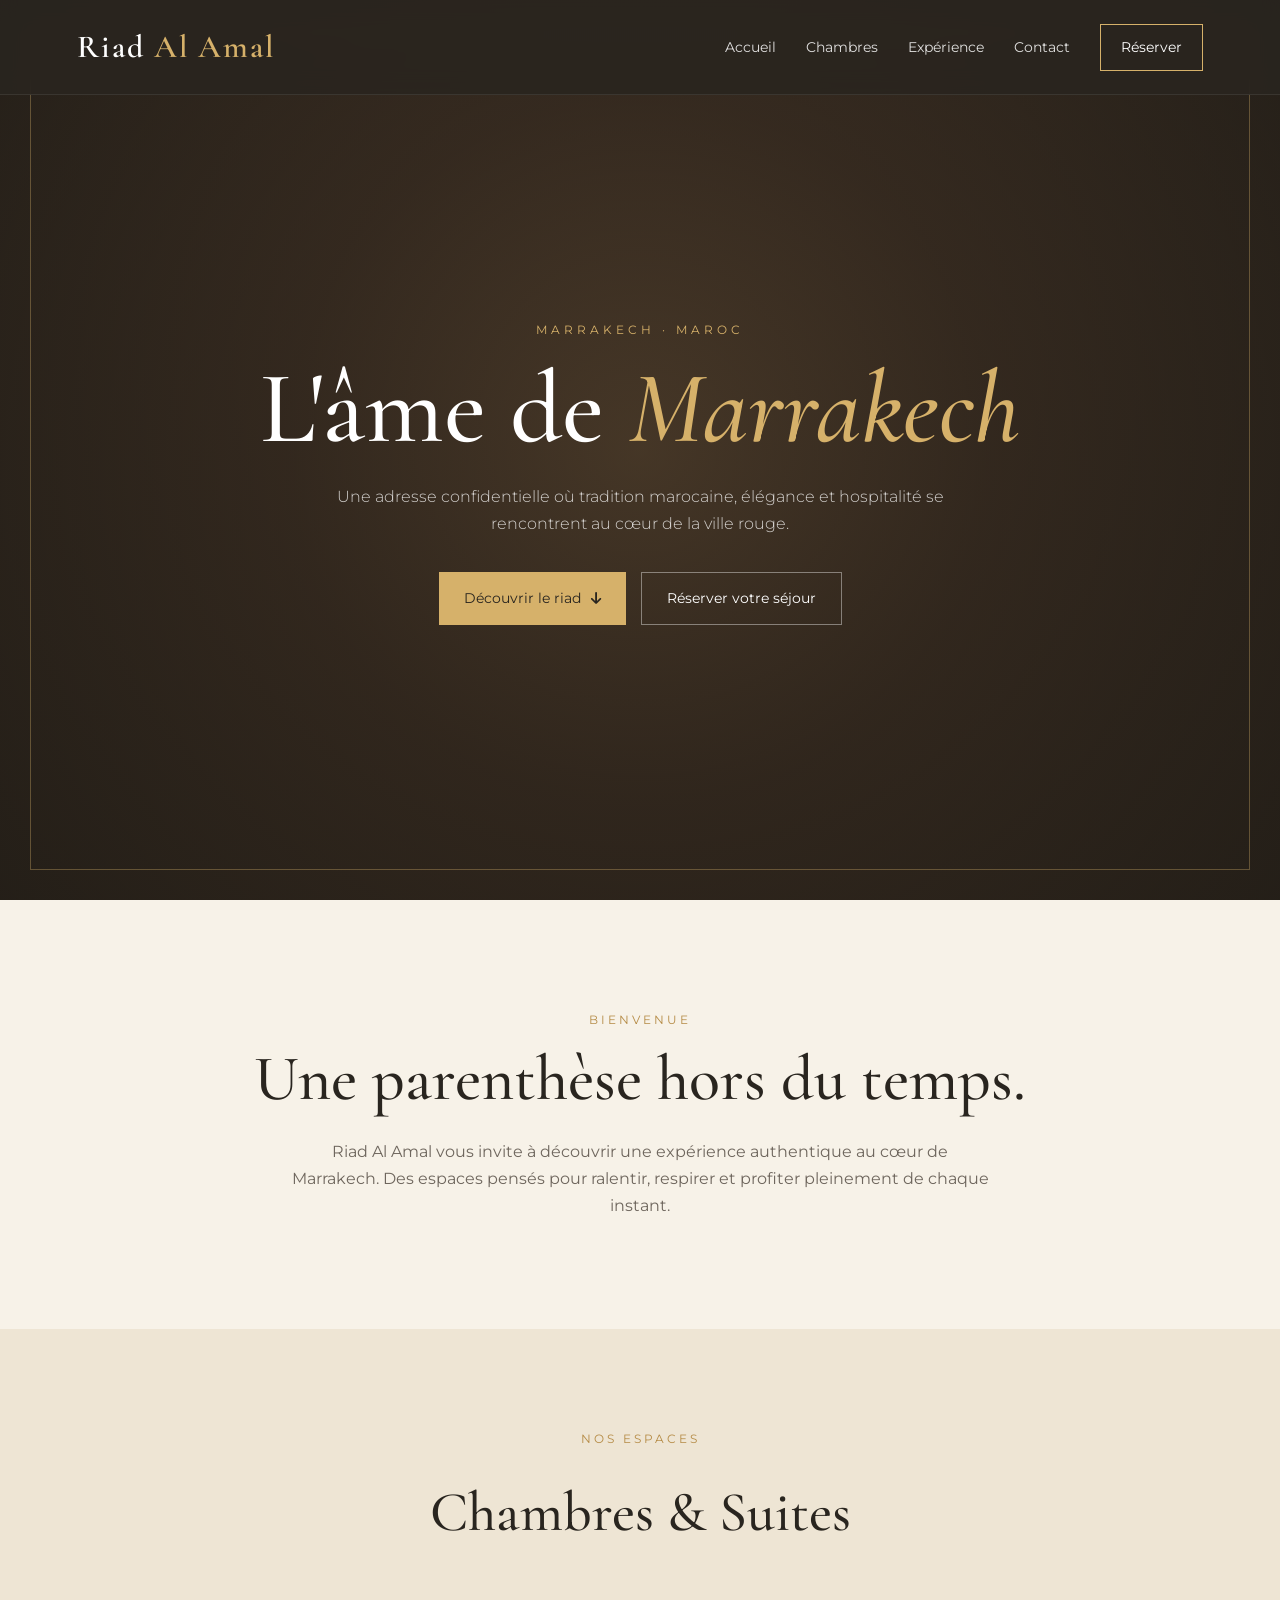
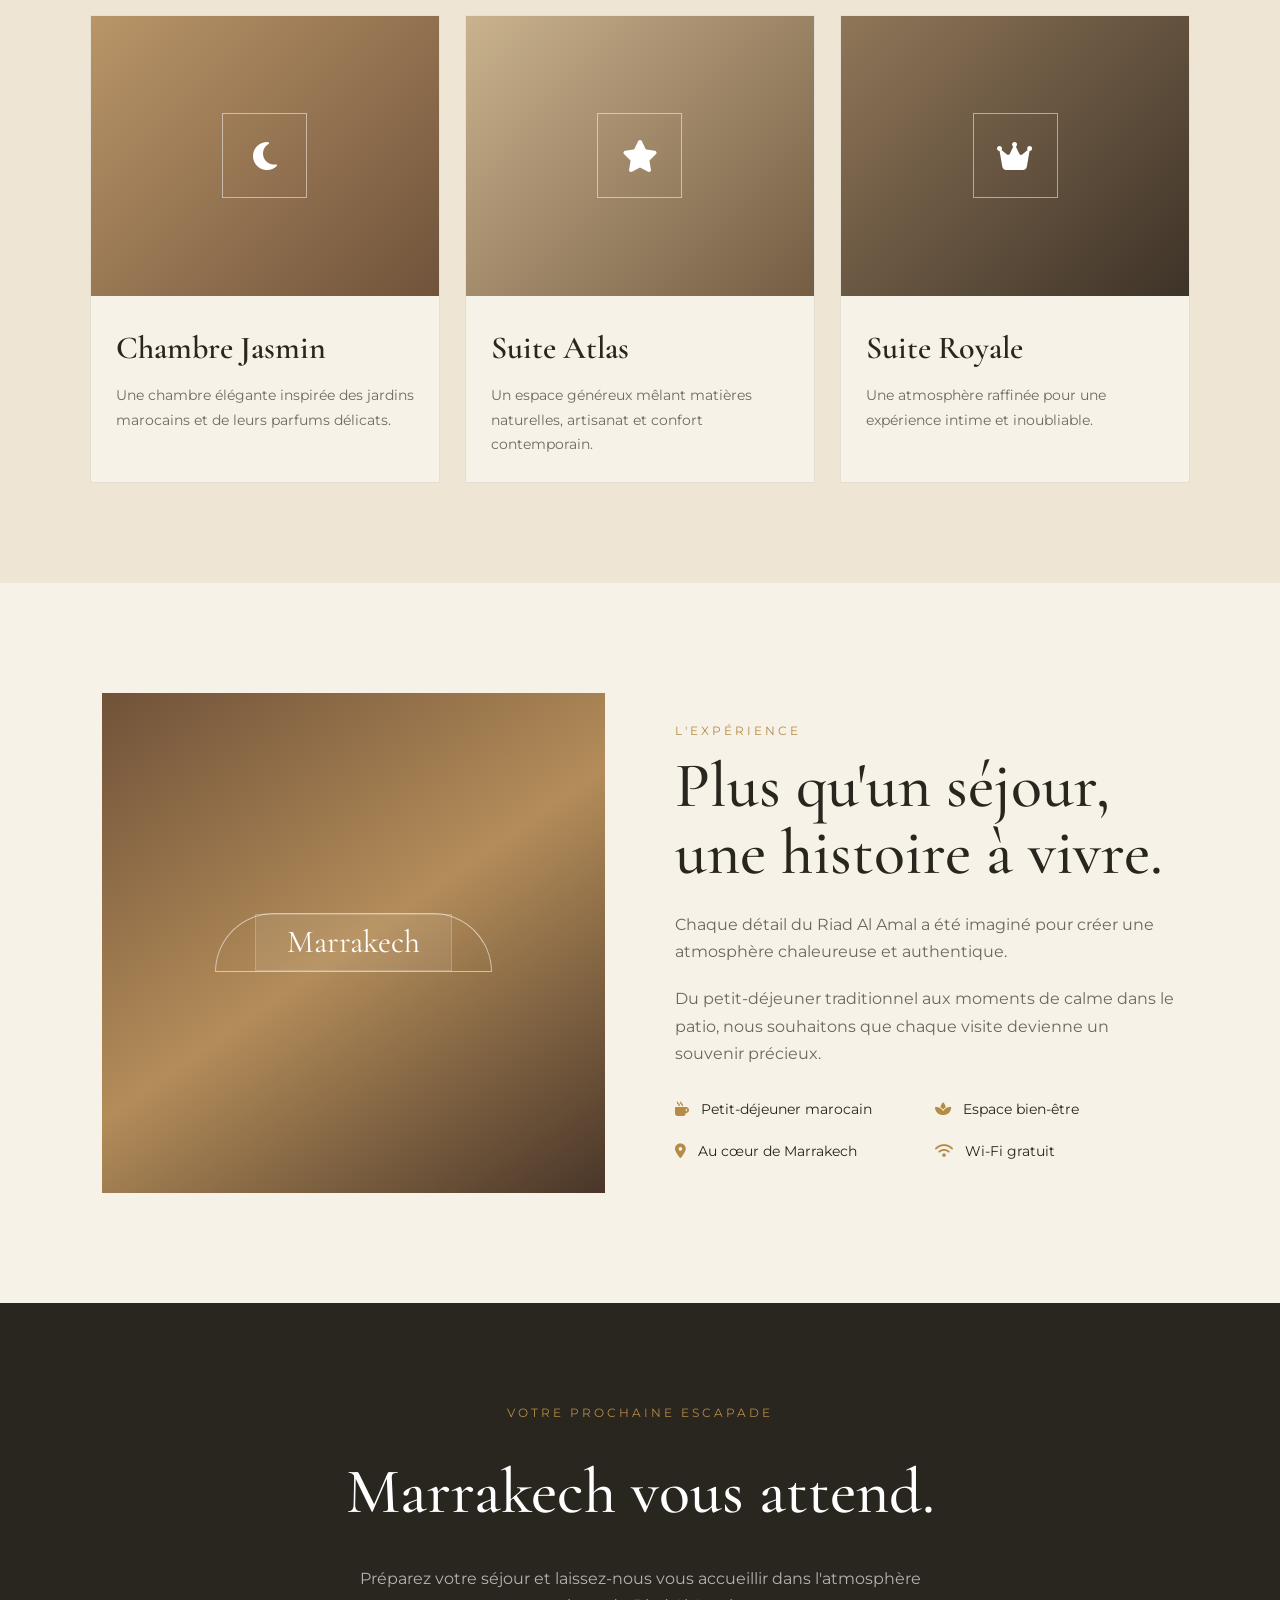
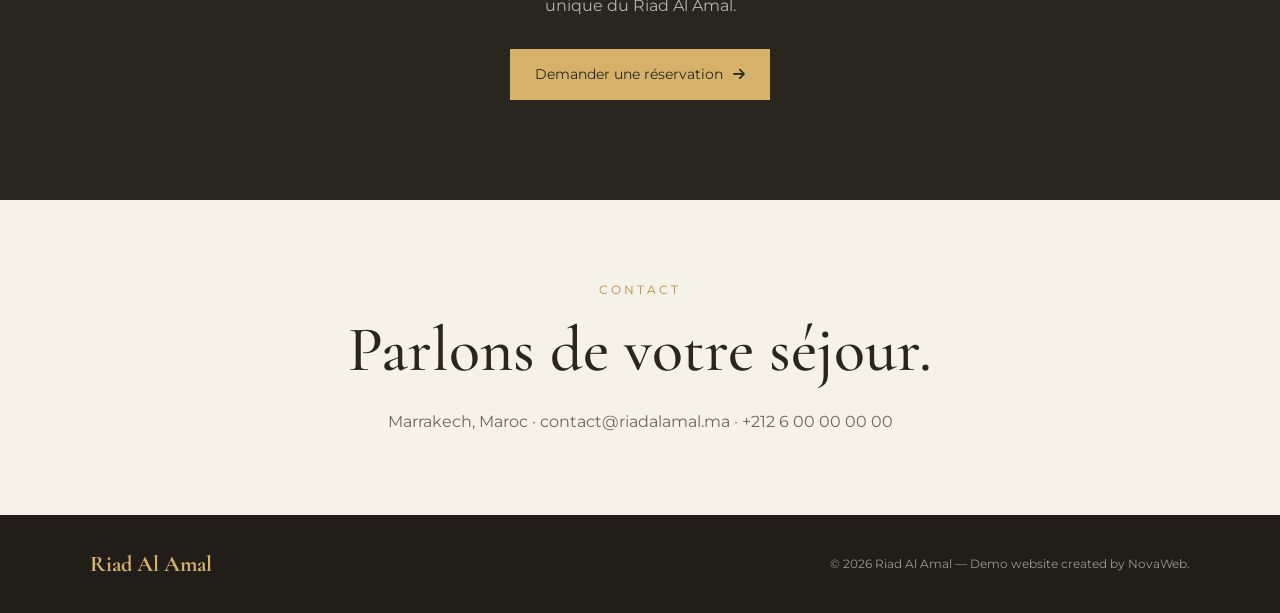
<file: portfolio/riad-al-amal.html>
<!DOCTYPE html>
<html lang="fr">
<head>
    <meta charset="UTF-8">
    <meta name="viewport" content="width=device-width, initial-scale=1.0">

    <title>Riad Al Amal — Demo Website</title>

    <meta
        name="description"
        content="Riad Al Amal — Une expérience authentique au cœur de Marrakech."
    >

    <!-- Google Fonts -->
    <link rel="preconnect" href="https://fonts.googleapis.com">
    <link rel="preconnect" href="https://fonts.gstatic.com" crossorigin>

    <link
        href="https://fonts.googleapis.com/css2?family=Cormorant+Garamond:wght@400;500;600;700&family=Montserrat:wght@300;400;500;600&display=swap"
        rel="stylesheet"
    >

    <!-- Font Awesome -->
    <link
        rel="stylesheet"
        href="https://cdnjs.cloudflare.com/ajax/libs/font-awesome/6.5.2/css/all.min.css"
    >

    <style>

        /* ========================================
           RESET
        ======================================== */

        * {
            margin: 0;
            padding: 0;
            box-sizing: border-box;
        }

        html {
            scroll-behavior: smooth;
        }

        body {
            font-family: "Montserrat", sans-serif;
            background: #f7f2e8;
            color: #29251f;
            line-height: 1.7;
        }

        a {
            text-decoration: none;
            color: inherit;
        }

        img {
            max-width: 100%;
            display: block;
        }


        /* ========================================
           VARIABLES
        ======================================== */

        :root {
            --cream: #f7f2e8;
            --sand: #e8dcc5;
            --gold: #b58b45;
            --dark: #29251f;
            --brown: #654d37;
            --white: #ffffff;
        }


        /* ========================================
           HEADER
        ======================================== */

        .riad-header {
            position: fixed;
            top: 0;
            left: 0;
            width: 100%;
            z-index: 1000;

            padding: 20px 6%;

            display: flex;
            align-items: center;
            justify-content: space-between;

            background: rgba(41, 37, 31, 0.88);
            backdrop-filter: blur(12px);

            border-bottom: 1px solid rgba(255,255,255,0.08);
        }

        .riad-logo {
            color: var(--white);
            font-family: "Cormorant Garamond", serif;
            font-size: 2rem;
            font-weight: 600;
            letter-spacing: 2px;
        }

        .riad-logo span {
            color: #d6b16a;
        }

        .riad-nav {
            display: flex;
            align-items: center;
            gap: 30px;
        }

        .riad-nav a {
            color: rgba(255,255,255,0.85);
            font-size: 0.85rem;
            transition: 0.3s;
        }

        .riad-nav a:hover {
            color: #d6b16a;
        }

        .booking-btn {
            padding: 11px 20px;
            border: 1px solid #d6b16a;
            color: #ffffff !important;
            transition: 0.3s;
        }

        .booking-btn:hover {
            background: #d6b16a;
            color: #29251f !important;
        }


        /* ========================================
           HERO
        ======================================== */

        .riad-hero {
            min-height: 100vh;

            position: relative;

            display: flex;
            align-items: center;
            justify-content: center;

            text-align: center;

            padding: 120px 6% 80px;

            background:
                linear-gradient(
                    rgba(35, 29, 22, 0.65),
                    rgba(35, 29, 22, 0.78)
                ),
                radial-gradient(
                    circle at center,
                    #9b7650 0%,
                    #594332 45%,
                    #29251f 100%
                );

            overflow: hidden;
        }

        .hero-pattern {
            position: absolute;
            inset: 30px;

            border: 1px solid rgba(214,177,106,0.35);

            pointer-events: none;
        }

        .hero-content {
            position: relative;
            z-index: 2;

            max-width: 850px;
        }

        .hero-label {
            display: inline-block;

            color: #d6b16a;

            font-size: 0.75rem;
            letter-spacing: 4px;
            text-transform: uppercase;

            margin-bottom: 20px;
        }

        .riad-hero h1 {
            font-family: "Cormorant Garamond", serif;

            color: #ffffff;

            font-size: clamp(3.5rem, 8vw, 7rem);
            font-weight: 500;

            line-height: 0.95;

            margin-bottom: 25px;
        }

        .riad-hero h1 span {
            color: #d6b16a;
            font-style: italic;
        }

        .riad-hero p {
            max-width: 650px;
            margin: 0 auto 35px;

            color: rgba(255,255,255,0.78);

            font-size: 1rem;
            font-weight: 300;
        }

        .hero-buttons {
            display: flex;
            justify-content: center;
            gap: 15px;
            flex-wrap: wrap;
        }

        .hero-button {
            display: inline-flex;
            align-items: center;
            gap: 10px;

            padding: 14px 25px;

            font-size: 0.85rem;

            transition: 0.3s;
        }

        .hero-button.primary {
            background: #d6b16a;
            color: #29251f;
        }

        .hero-button.primary:hover {
            transform: translateY(-3px);
            background: #e4c17e;
        }

        .hero-button.secondary {
            border: 1px solid rgba(255,255,255,0.4);
            color: #ffffff;
        }

        .hero-button.secondary:hover {
            border-color: #d6b16a;
            color: #d6b16a;
        }


        /* ========================================
           INTRO
        ======================================== */

        .intro {
            padding: 110px 8%;

            text-align: center;

            background: var(--cream);
        }

        .section-label {
            color: var(--gold);

            font-size: 0.75rem;
            letter-spacing: 3px;
            text-transform: uppercase;

            margin-bottom: 15px;
        }

        .intro h2 {
            max-width: 800px;
            margin: 0 auto 25px;

            font-family: "Cormorant Garamond", serif;

            font-size: clamp(2.5rem, 5vw, 4.5rem);
            font-weight: 500;

            line-height: 1.05;
        }

        .intro p {
            max-width: 700px;
            margin: auto;

            color: #6e665d;
        }


        /* ========================================
           ROOMS
        ======================================== */

        .rooms {
            padding: 100px 7%;

            background: #eee5d4;
        }

        .section-heading {
            text-align: center;
            margin-bottom: 55px;
        }

        .section-heading h2 {
            font-family: "Cormorant Garamond", serif;
            font-size: 3.5rem;
            font-weight: 500;
        }

        .rooms-grid {
            display: grid;
            grid-template-columns: repeat(3, 1fr);
            gap: 25px;
        }

        .room-card {
            background: var(--cream);

            border: 1px solid rgba(101,77,55,0.12);

            transition: 0.35s;

            overflow: hidden;
        }

        .room-card:hover {
            transform: translateY(-8px);
            box-shadow: 0 20px 45px rgba(58,43,28,0.12);
        }

        .room-image {
            height: 280px;

            position: relative;

            display: flex;
            align-items: center;
            justify-content: center;

            overflow: hidden;

            background:
                linear-gradient(
                    135deg,
                    #b99568,
                    #70533b
                );
        }

        .room-image.two {
            background:
                linear-gradient(
                    135deg,
                    #c9b28d,
                    #755d44
                );
        }

        .room-image.three {
            background:
                linear-gradient(
                    135deg,
                    #8f7658,
                    #3e3328
                );
        }

        .room-icon {
            width: 85px;
            height: 85px;

            border: 1px solid rgba(255,255,255,0.5);

            display: flex;
            align-items: center;
            justify-content: center;

            color: #ffffff;

            font-size: 2rem;
        }

        .room-info {
            padding: 25px;
        }

        .room-info h3 {
            font-family: "Cormorant Garamond", serif;
            font-size: 2rem;
            font-weight: 600;

            margin-bottom: 8px;
        }

        .room-info p {
            color: #71695f;
            font-size: 0.9rem;
        }


        /* ========================================
           EXPERIENCE
        ======================================== */

        .experience {
            padding: 110px 8%;

            background: var(--cream);
        }

        .experience-grid {
            display: grid;
            grid-template-columns: 1fr 1fr;

            gap: 70px;

            align-items: center;
        }

        .experience-visual {
            min-height: 500px;

            position: relative;

            background:
                linear-gradient(
                    145deg,
                    #705239,
                    #b38c59 50%,
                    #493629
                );

            display: flex;
            align-items: center;
            justify-content: center;
        }

        .arch {
            width: 55%;
            height: 75%;

            border: 1px solid rgba(255,255,255,0.55);

            border-radius: 200px 200px 0 0;

            display: flex;
            align-items: center;
            justify-content: center;
        }

        .arch-inner {
            width: 72%;
            height: 82%;

            background: rgba(255,255,255,0.08);

            border: 1px solid rgba(255,255,255,0.2);

            display: flex;
            align-items: center;
            justify-content: center;

            color: #ffffff;

            font-family: "Cormorant Garamond", serif;
            font-size: 2rem;
        }

        .experience-text .section-label {
            margin-bottom: 10px;
        }

        .experience-text h2 {
            font-family: "Cormorant Garamond", serif;

            font-size: clamp(2.5rem, 5vw, 4rem);

            font-weight: 500;

            line-height: 1.05;

            margin-bottom: 25px;
        }

        .experience-text p {
            color: #6e665d;
            margin-bottom: 20px;
        }

        .features {
            margin-top: 30px;

            display: grid;
            grid-template-columns: 1fr 1fr;
            gap: 18px;
        }

        .feature {
            display: flex;
            align-items: center;
            gap: 12px;

            font-size: 0.9rem;
        }

        .feature i {
            color: var(--gold);
        }


        /* ========================================
           CTA
        ======================================== */

        .riad-cta {
            padding: 100px 7%;

            background: #29251f;

            text-align: center;

            color: #ffffff;
        }

        .riad-cta h2 {
            font-family: "Cormorant Garamond", serif;

            font-size: clamp(2.8rem, 5vw, 4.5rem);

            font-weight: 500;

            margin-bottom: 18px;
        }

        .riad-cta p {
            max-width: 600px;
            margin: 0 auto 30px;

            color: rgba(255,255,255,0.65);
        }


        /* ========================================
           FOOTER
        ======================================== */

        .riad-footer {
            padding: 30px 7%;

            background: #211e19;

            color: rgba(255,255,255,0.55);

            display: flex;
            align-items: center;
            justify-content: space-between;

            gap: 20px;
        }

        .riad-footer strong {
            color: #d6b16a;

            font-family: "Cormorant Garamond", serif;

            font-size: 1.4rem;
        }

        .demo-label {
            font-size: 0.75rem;
        }


        /* ========================================
           RESPONSIVE
        ======================================== */

        @media (max-width: 900px) {

            .riad-nav {
                gap: 15px;
            }

            .rooms-grid {
                grid-template-columns: 1fr 1fr;
            }

            .experience-grid {
                grid-template-columns: 1fr;
            }

            .experience-visual {
                min-height: 400px;
            }

        }


        @media (max-width: 700px) {

            .riad-header {
                padding: 17px 5%;
            }

            .riad-nav a:not(.booking-btn) {
                display: none;
            }

            .riad-logo {
                font-size: 1.7rem;
            }

            .hero-pattern {
                inset: 15px;
            }

            .riad-hero {
                padding: 120px 7% 70px;
            }

            .riad-hero h1 {
                font-size: 4rem;
            }

            .rooms {
                padding: 75px 6%;
            }

            .rooms-grid {
                grid-template-columns: 1fr;
            }

            .intro {
                padding: 80px 7%;
            }

            .experience {
                padding: 80px 7%;
            }

            .features {
                grid-template-columns: 1fr;
            }

            .riad-footer {
                flex-direction: column;
                text-align: center;
            }

        }

    </style>
</head>

<body>


    <!-- ========================================
         HEADER
    ======================================== -->

    <header class="riad-header">

        <a href="#" class="riad-logo">
            Riad <span>Al Amal</span>
        </a>

        <nav class="riad-nav">

            <a href="#accueil">Accueil</a>

            <a href="#chambres">Chambres</a>

            <a href="#experience">Expérience</a>

            <a href="#contact">Contact</a>

            <a href="#reservation" class="booking-btn">
                Réserver
            </a>

        </nav>

    </header>


    <!-- ========================================
         HERO
    ======================================== -->

    <section class="riad-hero" id="accueil">

        <div class="hero-pattern"></div>

        <div class="hero-content">

            <div class="hero-label">
                Marrakech · Maroc
            </div>

            <h1>
                L'âme de <span>Marrakech</span>
            </h1>

            <p>
                Une adresse confidentielle où tradition marocaine,
                élégance et hospitalité se rencontrent au cœur de la ville rouge.
            </p>

            <div class="hero-buttons">

                <a href="#chambres" class="hero-button primary">
                    Découvrir le riad
                    <i class="fa-solid fa-arrow-down"></i>
                </a>

                <a href="#reservation" class="hero-button secondary">
                    Réserver votre séjour
                </a>

            </div>

        </div>

    </section>


    <!-- ========================================
         INTRO
    ======================================== -->

    <section class="intro">

        <div class="section-label">
            Bienvenue
        </div>

        <h2>
            Une parenthèse hors du temps.
        </h2>

        <p>
            Riad Al Amal vous invite à découvrir une expérience authentique
            au cœur de Marrakech. Des espaces pensés pour ralentir,
            respirer et profiter pleinement de chaque instant.
        </p>

    </section>


    <!-- ========================================
         ROOMS
    ======================================== -->

    <section class="rooms" id="chambres">

        <div class="section-heading">

            <div class="section-label">
                Nos espaces
            </div>

            <h2>
                Chambres & Suites
            </h2>

        </div>


        <div class="rooms-grid">


            <article class="room-card">

                <div class="room-image">

                    <div class="room-icon">
                        <i class="fa-solid fa-moon"></i>
                    </div>

                </div>

                <div class="room-info">

                    <h3>
                        Chambre Jasmin
                    </h3>

                    <p>
                        Une chambre élégante inspirée des jardins
                        marocains et de leurs parfums délicats.
                    </p>

                </div>

            </article>


            <article class="room-card">

                <div class="room-image two">

                    <div class="room-icon">
                        <i class="fa-solid fa-star"></i>
                    </div>

                </div>

                <div class="room-info">

                    <h3>
                        Suite Atlas
                    </h3>

                    <p>
                        Un espace généreux mêlant matières naturelles,
                        artisanat et confort contemporain.
                    </p>

                </div>

            </article>


            <article class="room-card">

                <div class="room-image three">

                    <div class="room-icon">
                        <i class="fa-solid fa-crown"></i>
                    </div>

                </div>

                <div class="room-info">

                    <h3>
                        Suite Royale
                    </h3>

                    <p>
                        Une atmosphère raffinée pour une expérience
                        intime et inoubliable.
                    </p>

                </div>

            </article>


        </div>

    </section>


    <!-- ========================================
         EXPERIENCE
    ======================================== -->

    <section class="experience" id="experience">

        <div class="experience-grid">


            <div class="experience-visual">

                <div class="arch">

                    <div class="arch-inner">
                        Marrakech
                    </div>

                </div>

            </div>


            <div class="experience-text">

                <div class="section-label">
                    L'expérience
                </div>

                <h2>
                    Plus qu'un séjour,
                    une histoire à vivre.
                </h2>

                <p>
                    Chaque détail du Riad Al Amal a été imaginé
                    pour créer une atmosphère chaleureuse et authentique.
                </p>

                <p>
                    Du petit-déjeuner traditionnel aux moments de calme
                    dans le patio, nous souhaitons que chaque visite
                    devienne un souvenir précieux.
                </p>


                <div class="features">

                    <div class="feature">
                        <i class="fa-solid fa-mug-hot"></i>
                        Petit-déjeuner marocain
                    </div>

                    <div class="feature">
                        <i class="fa-solid fa-spa"></i>
                        Espace bien-être
                    </div>

                    <div class="feature">
                        <i class="fa-solid fa-location-dot"></i>
                        Au cœur de Marrakech
                    </div>

                    <div class="feature">
                        <i class="fa-solid fa-wifi"></i>
                        Wi-Fi gratuit
                    </div>

                </div>

            </div>


        </div>

    </section>


    <!-- ========================================
         CTA
    ======================================== -->

    <section class="riad-cta" id="reservation">

        <div class="section-label">
            Votre prochaine escapade
        </div>

        <h2>
            Marrakech vous attend.
        </h2>

        <p>
            Préparez votre séjour et laissez-nous vous accueillir
            dans l'atmosphère unique du Riad Al Amal.
        </p>

        <a href="#contact" class="hero-button primary">
            Demander une réservation
            <i class="fa-solid fa-arrow-right"></i>
        </a>

    </section>


    <!-- ========================================
         CONTACT
    ======================================== -->

    <section
        class="intro"
        id="contact"
        style="padding-top: 80px; padding-bottom: 80px;"
    >

        <div class="section-label">
            Contact
        </div>

        <h2>
            Parlons de votre séjour.
        </h2>

        <p>
            Marrakech, Maroc ·
            contact@riadalamal.ma ·
            +212 6 00 00 00 00
        </p>

    </section>


    <!-- ========================================
         FOOTER
    ======================================== -->

    <footer class="riad-footer">

        <div>
            <strong>Riad Al Amal</strong>
        </div>

        <div class="demo-label">
            © 2026 Riad Al Amal — Demo website created by NovaWeb.
        </div>

    </footer>


</body>
</html>
</file>
<file: css/style.css>
/* ========================================
   NOVAWEB - GLOBAL STYLES
======================================== */

:root {
    --bg-main: #070b18;
    --bg-secondary: #0d1224;
    --bg-card: rgba(255, 255, 255, 0.055);

    --text-main: #f8f9ff;
    --text-secondary: #a8aec4;
    --text-muted: #747b96;

    --primary: #7c5cff;
    --primary-light: #9b83ff;
    --secondary: #20d9ff;

    --border: rgba(255, 255, 255, 0.09);

    --container: 1180px;

    --radius-sm: 10px;
    --radius-md: 18px;
    --radius-lg: 28px;

    --transition: 0.3s ease;
}


/* ========================================
   RESET
======================================== */

* {
    margin: 0;
    padding: 0;
    box-sizing: border-box;
}

html {
    scroll-behavior: smooth;
}

body {
    font-family: "Inter", sans-serif;
    background: var(--bg-main);
    color: var(--text-main);
    line-height: 1.6;
    overflow-x: hidden;
}

a {
    color: inherit;
    text-decoration: none;
}

button,
a {
    -webkit-tap-highlight-color: transparent;
}

button {
    font-family: inherit;
}

img {
    max-width: 100%;
    display: block;
}


/* ========================================
   CONTAINER
======================================== */

.container {
    width: min(92%, var(--container));
    margin-inline: auto;
}


/* ========================================
   HEADER
======================================== */

.header {
    position: sticky;
    top: 0;
    z-index: 1000;

    background: rgba(7, 11, 24, 0.78);
    backdrop-filter: blur(18px);
    -webkit-backdrop-filter: blur(18px);

    border-bottom: 1px solid var(--border);
}

.navbar {
    min-height: 78px;

    display: flex;
    align-items: center;
    justify-content: space-between;

    gap: 30px;
}


/* ========================================
   LOGO
======================================== */

.logo {
    display: inline-flex;
    align-items: center;
    gap: 10px;

    font-size: 20px;
    font-weight: 800;
    letter-spacing: -0.5px;
}

.logo > span:last-child > span {
    color: var(--primary-light);
}

.logo-icon {
    width: 38px;
    height: 38px;

    display: grid;
    place-items: center;

    border-radius: 12px;

    background: linear-gradient(
        135deg,
        var(--primary),
        var(--secondary)
    );

    color: white;

    font-size: 18px;
    font-weight: 800;

    box-shadow:
        0 8px 25px rgba(124, 92, 255, 0.28);
}


/* ========================================
   NAVIGATION
======================================== */

.nav-menu {
    display: flex;
    align-items: center;
    gap: 32px;
}

.nav-menu a {
    position: relative;

    color: var(--text-secondary);

    font-size: 14px;
    font-weight: 500;

    transition: color var(--transition);
}

.nav-menu a:hover,
.nav-menu a.active {
    color: var(--text-main);
}

.nav-menu a::after {
    content: "";

    position: absolute;
    left: 0;
    bottom: -8px;

    width: 0;
    height: 2px;

    border-radius: 10px;

    background: linear-gradient(
        90deg,
        var(--primary),
        var(--secondary)
    );

    transition: width var(--transition);
}

.nav-menu a:hover::after,
.nav-menu a.active::after {
    width: 100%;
}


/* ========================================
   NAV BUTTON
======================================== */

.nav-button {
    display: inline-flex;
    align-items: center;
    gap: 9px;

    padding: 11px 18px;

    border-radius: 10px;

    background: rgba(124, 92, 255, 0.12);
    border: 1px solid rgba(124, 92, 255, 0.3);

    color: var(--text-main);

    font-size: 13px;
    font-weight: 600;

    transition: all var(--transition);
}

.nav-button:hover {
    background: var(--primary);
    border-color: var(--primary);

    transform: translateY(-2px);

    box-shadow:
        0 10px 25px rgba(124, 92, 255, 0.25);
}


/* ========================================
   MOBILE MENU BUTTON
======================================== */

.menu-toggle {
    display: none;

    width: 42px;
    height: 42px;

    border: 1px solid var(--border);
    border-radius: 10px;

    background: var(--bg-card);
    color: var(--text-main);

    cursor: pointer;

    font-size: 18px;
}


/* ========================================
   HERO
======================================== */

.hero {
    position: relative;

    min-height: calc(100vh - 78px);

    display: flex;
    align-items: center;

    padding: 100px 0 120px;

    overflow: hidden;
}


/* Background glow */

.hero::before {
    content: "";

    position: absolute;

    width: 600px;
    height: 600px;

    top: -250px;
    left: -250px;

    border-radius: 50%;

    background: rgba(124, 92, 255, 0.12);

    filter: blur(100px);

    pointer-events: none;
}

.hero::after {
    content: "";

    position: absolute;

    width: 500px;
    height: 500px;

    right: -200px;
    bottom: -250px;

    border-radius: 50%;

    background: rgba(32, 217, 255, 0.08);

    filter: blur(100px);

    pointer-events: none;
}


/* ========================================
   HERO CONTENT
======================================== */

.hero-content {
    position: relative;
    z-index: 2;

    display: grid;
    grid-template-columns: 1.05fr 0.95fr;

    align-items: center;

    gap: 70px;
}


/* ========================================
   HERO TEXT
======================================== */

.hero-text {
    max-width: 650px;
}

.hero-badge {
    display: inline-flex;
    align-items: center;
    gap: 9px;

    padding: 8px 13px;

    margin-bottom: 25px;

    border-radius: 50px;

    background: rgba(124, 92, 255, 0.08);
    border: 1px solid rgba(124, 92, 255, 0.2);

    color: #c9c1ff;

    font-size: 12px;
    font-weight: 600;
}

.badge-dot {
    width: 7px;
    height: 7px;

    border-radius: 50%;

    background: var(--secondary);

    box-shadow:
        0 0 12px var(--secondary);
}

.hero h1 {
    max-width: 700px;

    font-size: clamp(42px, 5vw, 70px);

    line-height: 1.05;

    letter-spacing: -3px;

    margin-bottom: 25px;
}

.hero h1 span {
    display: block;

    background: linear-gradient(
        90deg,
        var(--primary-light),
        var(--secondary)
    );

    -webkit-background-clip: text;
    background-clip: text;

    color: transparent;
}

.hero-text > p {
    max-width: 580px;

    margin-bottom: 32px;

    color: var(--text-secondary);

    font-size: 17px;
    line-height: 1.8;
}


/* ========================================
   HERO BUTTONS
======================================== */

.hero-buttons {
    display: flex;
    align-items: center;
    gap: 14px;

    flex-wrap: wrap;
}

.btn-primary,
.btn-secondary,
.btn-light {
    display: inline-flex;
    align-items: center;
    justify-content: center;

    gap: 10px;

    padding: 14px 22px;

    border-radius: 12px;

    font-size: 14px;
    font-weight: 600;

    transition: all var(--transition);
}

.btn-primary {
    background: linear-gradient(
        135deg,
        var(--primary),
        #6544e8
    );

    color: white;

    box-shadow:
        0 12px 30px rgba(124, 92, 255, 0.25);
}

.btn-primary:hover {
    transform: translateY(-3px);

    box-shadow:
        0 18px 35px rgba(124, 92, 255, 0.35);
}

.btn-secondary {
    border: 1px solid var(--border);

    color: var(--text-main);

    background: rgba(255, 255, 255, 0.03);
}

.btn-secondary:hover {
    border-color: rgba(124, 92, 255, 0.45);

    background: rgba(124, 92, 255, 0.08);

    transform: translateY(-3px);
}


/* ========================================
   HERO TRUST
======================================== */

.hero-trust {
    display: flex;
    align-items: center;
    gap: 22px;

    margin-top: 30px;

    flex-wrap: wrap;
}

.trust-item {
    display: flex;
    align-items: center;
    gap: 7px;

    color: var(--text-muted);

    font-size: 12px;
}

.trust-item i {
    color: var(--secondary);

    font-size: 10px;
}


/* ========================================
   HERO VISUAL
======================================== */

.hero-visual {
    position: relative;

    min-height: 500px;

    display: grid;
    place-items: center;
}


/* Glows */

.glow {
    position: absolute;

    border-radius: 50%;

    filter: blur(60px);

    pointer-events: none;
}

.glow-1 {
    width: 230px;
    height: 230px;

    background: rgba(124, 92, 255, 0.18);

    top: 80px;
    left: 80px;
}

.glow-2 {
    width: 180px;
    height: 180px;

    background: rgba(32, 217, 255, 0.12);

    right: 30px;
    bottom: 70px;
}


/* ========================================
   WEBSITE CARD
======================================== */

.website-card {
    position: relative;
    z-index: 2;

    width: min(100%, 470px);

    overflow: hidden;

    border-radius: 20px;

    background: rgba(15, 20, 40, 0.9);

    border: 1px solid rgba(255, 255, 255, 0.12);

    box-shadow:
        0 30px 80px rgba(0, 0, 0, 0.4);

    transform: perspective(1000px) rotateY(-5deg);

    transition: transform 0.5s ease;
}

.website-card:hover {
    transform:
        perspective(1000px)
        rotateY(0deg)
        translateY(-5px);
}


/* Browser bar */

.card-top {
    height: 45px;

    display: flex;
    align-items: center;

    padding: 0 15px;

    border-bottom: 1px solid var(--border);

    background: rgba(255, 255, 255, 0.035);
}

.browser-dots {
    display: flex;
    gap: 5px;
}

.browser-dots span {
    width: 7px;
    height: 7px;

    border-radius: 50%;

    background: rgba(255, 255, 255, 0.3);
}

.browser-address {
    margin: auto;

    padding: 5px 35px;

    border-radius: 6px;

    background: rgba(255, 255, 255, 0.05);

    color: var(--text-muted);

    font-size: 9px;
}


/* Card content */

.card-content {
    min-height: 340px;

    padding: 45px 35px;

    background:
        radial-gradient(
            circle at 80% 10%,
            rgba(124, 92, 255, 0.18),
            transparent 35%
        );
}

.mini-logo {
    width: 42px;
    height: 42px;

    display: grid;
    place-items: center;

    margin-bottom: 25px;

    border-radius: 12px;

    background: linear-gradient(
        135deg,
        var(--primary),
        var(--secondary)
    );

    font-weight: 800;
}

.mini-line {
    width: 55%;
    height: 10px;

    margin-top: 10px;

    border-radius: 10px;

    background: rgba(255, 255, 255, 0.09);
}

.mini-line.large {
    width: 80%;
    height: 18px;

    background: linear-gradient(
        90deg,
        rgba(124, 92, 255, 0.7),
        rgba(32, 217, 255, 0.3)
    );
}

.mini-buttons {
    display: flex;
    gap: 8px;

    margin-top: 28px;
}

.mini-buttons span {
    width: 70px;
    height: 25px;

    border-radius: 7px;

    background: rgba(124, 92, 255, 0.3);
}

.mini-buttons span:last-child {
    background: rgba(255, 255, 255, 0.07);
}

.mini-boxes {
    display: grid;
    grid-template-columns: repeat(3, 1fr);

    gap: 10px;

    margin-top: 35px;
}

.mini-boxes div {
    height: 70px;

    border-radius: 10px;

    border: 1px solid var(--border);

    background: rgba(255, 255, 255, 0.035);
}


/* ========================================
   FLOATING CARDS
======================================== */

.floating-card {
    position: absolute;
    z-index: 4;

    display: flex;
    align-items: center;
    gap: 11px;

    padding: 12px 15px;

    border-radius: 13px;

    background: rgba(13, 18, 36, 0.88);

    border: 1px solid rgba(255, 255, 255, 0.1);

    backdrop-filter: blur(12px);

    box-shadow:
        0 15px 40px rgba(0, 0, 0, 0.25);
}

.floating-card i {
    width: 35px;
    height: 35px;

    display: grid;
    place-items: center;

    border-radius: 9px;

    background: rgba(124, 92, 255, 0.15);

    color: var(--primary-light);
}

.floating-card strong {
    display: block;

    font-size: 11px;
}

.floating-card small {
    display: block;

    margin-top: 2px;

    color: var(--text-muted);

    font-size: 9px;
}

.card-project {
    left: -15px;
    bottom: 95px;

    animation: floating 4s ease-in-out infinite;
}

.card-responsive {
    right: -20px;
    top: 95px;

    animation: floating 4s ease-in-out infinite 1s;
}

@keyframes floating {
    0%,
    100% {
        transform: translateY(0);
    }

    50% {
        transform: translateY(-9px);
    }
}


/* ========================================
   SERVICES
======================================== */

.services-preview {
    padding: 110px 0;

    background: var(--bg-secondary);

    border-top: 1px solid var(--border);
    border-bottom: 1px solid var(--border);
}

.section-heading {
    max-width: 650px;

    margin-bottom: 50px;
}

.section-label {
    display: inline-block;

    margin-bottom: 12px;

    color: var(--secondary);

    font-size: 11px;
    font-weight: 700;

    letter-spacing: 1.5px;
}

.section-heading h2 {
    margin-bottom: 16px;

    font-size: clamp(30px, 4vw, 45px);

    line-height: 1.15;

    letter-spacing: -1.5px;
}

.section-heading h2 span {
    color: var(--primary-light);
}

.section-heading p {
    color: var(--text-secondary);

    font-size: 15px;
}


/* ========================================
   SERVICES GRID
======================================== */

.services-grid {
    display: grid;

    grid-template-columns: repeat(3, 1fr);

    gap: 20px;
}

.service-card {
    padding: 30px;

    border-radius: var(--radius-md);

    background: var(--bg-card);

    border: 1px solid var(--border);

    transition: all var(--transition);
}

.service-card:hover {
    transform: translateY(-7px);

    border-color: rgba(124, 92, 255, 0.3);

    background: rgba(124, 92, 255, 0.06);

    box-shadow:
        0 20px 50px rgba(0, 0, 0, 0.2);
}

.service-icon {
    width: 48px;
    height: 48px;

    display: grid;
    place-items: center;

    margin-bottom: 22px;

    border-radius: 13px;

    background: rgba(124, 92, 255, 0.12);

    color: var(--primary-light);

    font-size: 19px;
}

.service-card h3 {
    margin-bottom: 10px;

    font-size: 18px;
}

.service-card p {
    margin-bottom: 22px;

    color: var(--text-secondary);

    font-size: 13px;
    line-height: 1.7;
}

.service-card a {
    display: inline-flex;
    align-items: center;
    gap: 7px;

    color: var(--primary-light);

    font-size: 12px;
    font-weight: 600;
}

.service-card a i {
    transition: transform var(--transition);
}

.service-card a:hover i {
    transform: translateX(4px);
}


/* ========================================
   CTA
======================================== */

.cta-section {
    padding: 100px 0;
}

.cta-box {
    position: relative;

    overflow: hidden;

    display: flex;
    align-items: center;
    justify-content: space-between;

    gap: 40px;

    padding: 55px;

    border-radius: var(--radius-lg);

    background:
        linear-gradient(
            120deg,
            rgba(124, 92, 255, 0.22),
            rgba(32, 217, 255, 0.08)
        );

    border: 1px solid rgba(124, 92, 255, 0.22);
}

.cta-box::after {
    content: "";

    position: absolute;

    width: 300px;
    height: 300px;

    right: -100px;
    top: -180px;

    border-radius: 50%;

    background: rgba(124, 92, 255, 0.2);

    filter: blur(60px);
}

.cta-box > div {
    position: relative;
    z-index: 2;
}

.cta-box h2 {
    max-width: 550px;

    margin-bottom: 12px;

    font-size: clamp(28px, 4vw, 42px);

    line-height: 1.15;

    letter-spacing: -1px;
}

.cta-box p {
    color: var(--text-secondary);

    font-size: 14px;
}

.btn-light {
    position: relative;
    z-index: 2;

    flex-shrink: 0;

    background: white;

    color: #101426;
}

.btn-light:hover {
    transform: translateY(-3px);

    box-shadow:
        0 15px 35px rgba(0, 0, 0, 0.25);
}


/* ========================================
   FOOTER
======================================== */

.footer {
    padding-top: 70px;

    background: #050812;

    border-top: 1px solid var(--border);
}

.footer-content {
    display: grid;

    grid-template-columns: 2fr 1fr 1fr;

    gap: 60px;

    padding-bottom: 55px;
}

.footer-brand {
    max-width: 350px;
}

.footer-brand p {
    margin-top: 18px;

    color: var(--text-muted);

    font-size: 13px;
    line-height: 1.8;
}

.footer-links {
    display: flex;
    flex-direction: column;

    gap: 11px;
}

.footer-links h4 {
    margin-bottom: 8px;

    font-size: 13px;
}

.footer-links a {
    width: fit-content;

    color: var(--text-muted);

    font-size: 12px;

    transition: color var(--transition);
}

.footer-links a:hover {
    color: var(--text-main);
}

.footer-bottom {
    min-height: 70px;

    display: flex;
    align-items: center;
    justify-content: space-between;

    gap: 20px;

    border-top: 1px solid var(--border);

    color: var(--text-muted);

    font-size: 11px;
}

.social-links {
    display: flex;
    gap: 8px;
}

.social-links a {
    width: 34px;
    height: 34px;

    display: grid;
    place-items: center;

    border: 1px solid var(--border);
    border-radius: 9px;

    transition: all var(--transition);
}

.social-links a:hover {
    color: var(--primary-light);

    border-color: rgba(124, 92, 255, 0.4);

    background: rgba(124, 92, 255, 0.08);
}


/* ========================================
   FOCUS
======================================== */

a:focus-visible,
button:focus-visible {
    outline: 2px solid var(--secondary);
    outline-offset: 4px;
}


/* ========================================
   RESPONSIVE - TABLET
======================================== */

@media (max-width: 1000px) {

    .nav-menu {
        gap: 20px;
    }

    .nav-button {
        display: none;
    }

    .hero-content {
        grid-template-columns: 1fr;

        gap: 70px;
    }

    .hero-text {
        max-width: 750px;
    }

    .hero-visual {
        min-height: 430px;
    }

    .services-grid {
        grid-template-columns: repeat(2, 1fr);
    }

    .footer-content {
        grid-template-columns: 1.5fr 1fr 1fr;
    }
}


/* ========================================
   RESPONSIVE - MOBILE
======================================== */

@media (max-width: 700px) {

    .navbar {
        min-height: 70px;
    }

    .nav-menu {
        display: none;

        position: absolute;

        top: 70px;
        left: 4%;

        width: 92%;

        padding: 20px;

        flex-direction: column;
        align-items: stretch;

        gap: 5px;

        background: rgba(13, 18, 36, 0.97);

        border: 1px solid var(--border);
        border-radius: 16px;

        box-shadow:
            0 20px 50px rgba(0, 0, 0, 0.35);
    }

    .nav-menu.active {
        display: flex;
    }

    .nav-menu a {
        padding: 12px;
    }

    .nav-menu a::after {
        display: none;
    }

    .menu-toggle {
        display: block;
    }

    .hero {
        padding: 75px 0 90px;
    }

    .hero-content {
        gap: 55px;
    }

    .hero h1 {
        font-size: clamp(39px, 11vw, 55px);

        letter-spacing: -2px;
    }

    .hero-text > p {
        font-size: 15px;
    }

    .hero-buttons {
        flex-direction: column;
        align-items: stretch;
    }

    .btn-primary,
    .btn-secondary {
        width: 100%;
    }

    .hero-trust {
        gap: 12px;
    }

    .hero-visual {
        min-height: 360px;
    }

    .website-card {
        width: 94%;
    }

    .card-content {
        min-height: 270px;

        padding: 30px 25px;
    }

    .card-project {
        left: 0;
        bottom: 35px;
    }

    .card-responsive {
        right: 0;
        top: 35px;
    }

    .floating-card {
        padding: 9px 11px;
    }

    .floating-card strong {
        font-size: 9px;
    }

    .floating-card small {
        font-size: 8px;
    }

    .services-preview {
        padding: 80px 0;
    }

    .services-grid {
        grid-template-columns: 1fr;
    }

    .service-card {
        padding: 25px;
    }

    .cta-section {
        padding: 75px 0;
    }

    .cta-box {
        flex-direction: column;
        align-items: flex-start;

        padding: 35px 25px;
    }

    .btn-light {
        width: 100%;
    }

    .footer {
        padding-top: 55px;
    }

    .footer-content {
        grid-template-columns: 1fr;

        gap: 35px;

        padding-bottom: 40px;
    }

    .footer-bottom {
        flex-direction: column;
        justify-content: center;

        padding: 20px 0;
    }
}


/* ========================================
   REDUCED MOTION
======================================== */

@media (prefers-reduced-motion: reduce) {

    html {
        scroll-behavior: auto;
    }

    *,
    *::before,
    *::after {
        animation-duration: 0.01ms !important;
        animation-iteration-count: 1 !important;
        transition-duration: 0.01ms !important;
    }
}
/* ========================================
   SERVICES PAGE
======================================== */

.page-hero {
    padding: 110px 0 90px;
    text-align: center;
    background:
        radial-gradient(
            circle at 50% 0%,
            rgba(124, 92, 255, 0.13),
            transparent 45%
        );
}

.page-hero .container {
    max-width: 850px;
}

.page-hero h1 {
    margin-bottom: 20px;

    font-size: clamp(40px, 6vw, 65px);
    line-height: 1.05;
    letter-spacing: -2.5px;
}

.page-hero h1 span {
    display: block;

    background: linear-gradient(
        90deg,
        var(--primary-light),
        var(--secondary)
    );

    -webkit-background-clip: text;
    background-clip: text;
    color: transparent;
}

.page-hero p {
    max-width: 650px;
    margin: auto;

    color: var(--text-secondary);
    font-size: 16px;
    line-height: 1.8;
}


/* ========================================
   SERVICES
======================================== */

.services-page {
    padding: 40px 0 110px;
}

.large-grid {
    grid-template-columns: repeat(3, 1fr);
}

.service-list {
    display: flex;
    flex-direction: column;
    gap: 9px;

    margin-top: 20px;

    list-style: none;
}

.service-list li {
    display: flex;
    align-items: center;
    gap: 9px;

    color: var(--text-secondary);

    font-size: 12px;
}

.service-list i {
    color: var(--secondary);
    font-size: 10px;
}


/* ========================================
   PRICING
======================================== */

.pricing-section {
    padding: 110px 0;

    background: var(--bg-secondary);

    border-top: 1px solid var(--border);
    border-bottom: 1px solid var(--border);
}

.centered {
    max-width: 700px;
    margin-inline: auto;

    text-align: center;
}

.pricing-grid {
    display: grid;

    grid-template-columns: repeat(3, 1fr);

    gap: 20px;

    align-items: stretch;
}

.pricing-card {
    position: relative;

    display: flex;
    flex-direction: column;

    padding: 35px 30px;

    border-radius: var(--radius-md);

    background: rgba(255, 255, 255, 0.035);

    border: 1px solid var(--border);

    transition: all var(--transition);
}

.pricing-card:hover {
    transform: translateY(-7px);

    border-color: rgba(124, 92, 255, 0.35);
}

.pricing-card.popular {
    border-color: rgba(124, 92, 255, 0.55);

    background:
        linear-gradient(
            180deg,
            rgba(124, 92, 255, 0.13),
            rgba(255, 255, 255, 0.035)
        );

    box-shadow:
        0 20px 60px rgba(124, 92, 255, 0.12);
}

.popular-badge {
    position: absolute;

    top: 18px;
    right: 18px;

    padding: 5px 9px;

    border-radius: 20px;

    background: rgba(124, 92, 255, 0.18);

    color: var(--primary-light);

    font-size: 8px;
    font-weight: 700;

    letter-spacing: 0.8px;
}

.pricing-name {
    display: block;

    margin-bottom: 8px;

    font-size: 20px;
    font-weight: 700;
}

.pricing-header p {
    min-height: 42px;

    color: var(--text-muted);

    font-size: 12px;
}

.price {
    display: flex;
    align-items: baseline;
    gap: 6px;

    margin: 28px 0 4px;
}

.price strong {
    font-size: 43px;
    line-height: 1;

    letter-spacing: -2px;
}

.price span {
    color: var(--text-secondary);

    font-size: 14px;
}

.price-description {
    margin-bottom: 25px;

    color: var(--text-muted);

    font-size: 11px;
}

.pricing-list {
    display: flex;
    flex-direction: column;
    gap: 13px;

    margin-bottom: 30px;

    list-style: none;
}

.pricing-list li {
    display: flex;
    align-items: center;
    gap: 10px;

    color: var(--text-secondary);

    font-size: 12px;
}

.pricing-list i {
    color: var(--secondary);
    font-size: 10px;
}

.pricing-button {
    width: 100%;

    margin-top: auto;

    padding: 13px;

    text-align: center;

    border-radius: 10px;

    border: 1px solid var(--border);

    color: var(--text-main);

    font-size: 12px;
    font-weight: 600;

    transition: all var(--transition);
}

.pricing-button:hover {
    background: rgba(124, 92, 255, 0.1);

    border-color: rgba(124, 92, 255, 0.4);
}

.pricing-button.primary {
    background: var(--primary);

    border-color: var(--primary);

    color: white;

    box-shadow:
        0 10px 25px rgba(124, 92, 255, 0.2);
}

.pricing-button.primary:hover {
    background: var(--primary-light);
}


/* ========================================
   RESPONSIVE SERVICES
======================================== */

@media (max-width: 1000px) {

    .large-grid {
        grid-template-columns: repeat(2, 1fr);
    }

    .pricing-grid {
        grid-template-columns: 1fr;
        max-width: 550px;
        margin-inline: auto;
    }

    .pricing-card.popular {
        order: -1;
    }
}


@media (max-width: 700px) {

    .page-hero {
        padding: 80px 0 65px;
    }

    .page-hero h1 {
        font-size: 42px;
    }

    .services-page {
        padding-bottom: 75px;
    }

    .large-grid {
        grid-template-columns: 1fr;
    }

    .pricing-section {
        padding: 75px 0;
    }

    .pricing-card {
        padding: 30px 25px;
    }
}
/* ========================================
   PORTFOLIO
======================================== */

.portfolio-hero {
    padding-bottom: 75px;
}

.portfolio-section {
    padding: 35px 0 110px;
}


/* ========================================
   PROJECT GRID
======================================== */

.portfolio-grid {
    display: grid;
    grid-template-columns: repeat(2, 1fr);
    gap: 25px;
}

.project-card {
    overflow: hidden;

    border-radius: var(--radius-lg);

    background: rgba(255, 255, 255, 0.035);

    border: 1px solid var(--border);

    transition: all 0.35s ease;
}

.project-card:hover {
    transform: translateY(-7px);

    border-color: rgba(124, 92, 255, 0.35);

    box-shadow:
        0 25px 60px rgba(0, 0, 0, 0.25);
}


/* ========================================
   PROJECT PREVIEW
======================================== */

.project-preview {
    height: 310px;

    padding: 22px;

    display: flex;
    align-items: center;
    justify-content: center;

    overflow: hidden;
}

.pastry {
    background:
        radial-gradient(
            circle at 20% 20%,
            rgba(255, 180, 190, 0.25),
            transparent 35%
        ),
        linear-gradient(
            135deg,
            #281923,
            #11131f
        );
}

.garden {
    background:
        radial-gradient(
            circle at 80% 20%,
            rgba(80, 220, 150, 0.2),
            transparent 35%
        ),
        linear-gradient(
            135deg,
            #10221b,
            #0b1215
        );
}

.riad {
    background:
        radial-gradient(
            circle at 50% 20%,
            rgba(220, 170, 100, 0.22),
            transparent 40%
        ),
        linear-gradient(
            135deg,
            #261b16,
            #101116
        );
}


/* ========================================
   MINI BROWSER
======================================== */

.browser-mini {
    width: 90%;
    max-width: 520px;

    overflow: hidden;

    border-radius: 15px;

    background: #111627;

    border: 1px solid rgba(255, 255, 255, 0.12);

    box-shadow:
        0 25px 50px rgba(0, 0, 0, 0.35);

    transition: transform 0.4s ease;
}

.project-card:hover .browser-mini {
    transform: scale(1.025);
}

.browser-mini-top {
    height: 32px;

    display: flex;
    align-items: center;

    padding: 0 10px;

    border-bottom: 1px solid rgba(255, 255, 255, 0.08);

    background: rgba(255, 255, 255, 0.035);
}

.mini-dots {
    display: flex;
    gap: 4px;
}

.mini-dots span {
    width: 5px;
    height: 5px;

    border-radius: 50%;

    background: rgba(255, 255, 255, 0.25);
}

.mini-url {
    margin: auto;

    color: rgba(255, 255, 255, 0.35);

    font-size: 7px;
}


/* ========================================
   PASTRY PREVIEW
======================================== */

.pastry-preview-content {
    min-height: 245px;

    padding: 28px;

    text-align: center;

    background:
        radial-gradient(
            circle at 50% 100%,
            rgba(255, 130, 150, 0.12),
            transparent 50%
        );
}

.pastry-logo {
    width: 42px;
    height: 42px;

    display: grid;
    place-items: center;

    margin: 0 auto 15px;

    border-radius: 50%;

    background: rgba(255, 180, 190, 0.15);

    color: #ffc4cd;

    font-size: 12px;
    font-weight: 700;
}

.pastry-preview-content > span,
.garden-preview-content > span,
.riad-overlay > span {
    display: block;

    margin-bottom: 9px;

    color: rgba(255, 255, 255, 0.55);

    font-size: 7px;
    letter-spacing: 1.5px;
}

.pastry-preview-content strong,
.garden-preview-content strong,
.riad-overlay strong {
    display: block;

    color: white;

    font-size: 22px;
    line-height: 1.2;
}

.pastry-button,
.garden-cards {
    margin-top: 20px;
}

.pastry-button {
    display: inline-block;

    padding: 8px 14px;

    border-radius: 7px;

    background: rgba(255, 180, 190, 0.15);

    color: #ffdce1;

    font-size: 8px;
}


/* ========================================
   GARDEN PREVIEW
======================================== */

.garden-preview-content {
    min-height: 245px;

    padding: 30px;

    text-align: center;
}

.garden-icon {
    width: 45px;
    height: 45px;

    display: grid;
    place-items: center;

    margin: 0 auto 15px;

    border-radius: 50%;

    background: rgba(80, 220, 150, 0.12);

    color: #6ce3a5;
}

.garden-cards {
    display: flex;
    justify-content: center;

    gap: 8px;
}

.garden-cards div {
    width: 45px;
    height: 40px;

    display: grid;
    place-items: center;

    border-radius: 8px;

    background: rgba(80, 220, 150, 0.08);

    color: #6ce3a5;

    font-size: 12px;
}


/* ========================================
   RIAD PREVIEW
======================================== */

.riad-preview-content {
    min-height: 245px;

    display: flex;
    align-items: center;
    justify-content: center;

    text-align: center;

    background:
        linear-gradient(
            180deg,
            rgba(0, 0, 0, 0.05),
            rgba(0, 0, 0, 0.55)
        );
}

.riad-overlay {
    padding: 30px;
}

.riad-button {
    display: inline-block;

    margin-top: 20px;

    padding: 8px 17px;

    border-radius: 7px;

    background: rgba(220, 170, 100, 0.15);

    color: #e9c48f;

    font-size: 8px;
}


/* ========================================
   PROJECT CONTENT
======================================== */

.project-content {
    padding: 28px;
}

.project-top {
    display: flex;
    align-items: flex-start;
    justify-content: space-between;

    gap: 20px;
}

.project-category {
    display: block;

    margin-bottom: 7px;

    color: var(--secondary);

    font-size: 8px;
    font-weight: 700;

    letter-spacing: 1px;
}

.project-content h2 {
    font-size: 23px;

    letter-spacing: -0.5px;
}

.project-number {
    color: rgba(255, 255, 255, 0.18);

    font-size: 25px;
    font-weight: 800;
}

.project-content > p {
    margin: 16px 0 20px;

    color: var(--text-secondary);

    font-size: 12px;

    line-height: 1.8;
}


/* ========================================
   PROJECT TAGS
======================================== */

.project-tags {
    display: flex;
    flex-wrap: wrap;

    gap: 7px;

    margin-bottom: 23px;
}

.project-tags span {
    padding: 5px 8px;

    border-radius: 6px;

    background: rgba(255, 255, 255, 0.05);

    color: var(--text-muted);

    font-size: 8px;
}


/* ========================================
   PROJECT LINK
======================================== */

.project-link {
    display: inline-flex;
    align-items: center;

    gap: 8px;

    color: var(--primary-light);

    font-size: 11px;
    font-weight: 600;
}

.project-link i {
    transition: transform 0.3s ease;
}

.project-link:hover i {
    transform: translateX(5px);
}


/* ========================================
   PROCESS
======================================== */

.portfolio-process {
    padding: 110px 0;

    background: var(--bg-secondary);

    border-top: 1px solid var(--border);
    border-bottom: 1px solid var(--border);
}

.process-grid {
    display: grid;

    grid-template-columns: repeat(4, 1fr);

    gap: 18px;
}

.process-card {
    position: relative;

    padding: 28px 23px;

    border-radius: var(--radius-md);

    background: rgba(255, 255, 255, 0.035);

    border: 1px solid var(--border);

    transition: all var(--transition);
}

.process-card:hover {
    transform: translateY(-5px);

    border-color: rgba(124, 92, 255, 0.3);
}

.process-number {
    position: absolute;

    top: 18px;
    right: 20px;

    color: rgba(255, 255, 255, 0.12);

    font-size: 20px;
    font-weight: 800;
}

.process-icon {
    width: 44px;
    height: 44px;

    display: grid;
    place-items: center;

    margin-bottom: 20px;

    border-radius: 11px;

    background: rgba(124, 92, 255, 0.1);

    color: var(--primary-light);
}

.process-card h3 {
    margin-bottom: 9px;

    font-size: 16px;
}

.process-card p {
    color: var(--text-secondary);

    font-size: 11px;

    line-height: 1.7;
}


/* ========================================
   PORTFOLIO RESPONSIVE
======================================== */

@media (max-width: 1000px) {

    .portfolio-grid {
        grid-template-columns: 1fr;
    }

    .process-grid {
        grid-template-columns: repeat(2, 1fr);
    }
}


@media (max-width: 700px) {

    .portfolio-section {
        padding-bottom: 75px;
    }

    .project-preview {
        height: 260px;
        padding: 15px;
    }

    .browser-mini {
        width: 96%;
    }

    .pastry-preview-content,
    .garden-preview-content {
        min-height: 200px;
        padding: 22px;
    }

    .riad-preview-content {
        min-height: 200px;
    }

    .pastry-preview-content strong,
    .garden-preview-content strong,
    .riad-overlay strong {
        font-size: 18px;
    }

    .project-content {
        padding: 23px;
    }

    .process-grid {
        grid-template-columns: 1fr;
    }

    .portfolio-process {
        padding: 75px 0;
    }
}
/* ========================================
   ABOUT PAGE
======================================== */

/* ABOUT HERO */

.about-hero {
    position: relative;
    overflow: hidden;
}

.about-hero::before {
    content: "";
    position: absolute;
    width: 450px;
    height: 450px;
    background: radial-gradient(
        circle,
        rgba(124, 92, 255, 0.18),
        transparent 70%
    );
    top: -180px;
    right: -100px;
    pointer-events: none;
}


/* ABOUT INTRO */

.about-intro {
    padding: 100px 0;
}

.about-intro-grid {
    display: grid;
    grid-template-columns: 1fr 1fr;
    gap: 80px;
    align-items: center;
}

.about-intro-text {
    max-width: 600px;
}

.about-intro-text h2 {
    font-size: 42px;
    line-height: 1.15;
    margin: 15px 0 25px;
}

.about-intro-text h2 span {
    background: linear-gradient(
        90deg,
        var(--primary),
        var(--secondary)
    );
    -webkit-background-clip: text;
    -webkit-text-fill-color: transparent;
}

.about-intro-text p {
    color: var(--text-muted);
    line-height: 1.8;
    margin-bottom: 18px;
}


/* HIGHLIGHT */

.about-highlight {
    display: flex;
    align-items: center;
    gap: 16px;
    margin-top: 30px;
    padding: 18px;
    border: 1px solid rgba(255,255,255,0.08);
    background: rgba(255,255,255,0.03);
    border-radius: 16px;
}

.highlight-icon {
    min-width: 48px;
    width: 48px;
    height: 48px;
    display: flex;
    align-items: center;
    justify-content: center;
    border-radius: 12px;
    background: linear-gradient(
        135deg,
        var(--primary),
        var(--secondary)
    );
    color: white;
}

.about-highlight strong {
    display: block;
    font-size: 14px;
    margin-bottom: 5px;
}

.about-highlight span {
    display: block;
    color: var(--text-muted);
    font-size: 13px;
}


/* ABOUT VISUAL */

.about-visual {
    position: relative;
    min-height: 450px;
    display: flex;
    align-items: center;
    justify-content: center;
}

.about-glow {
    position: absolute;
    width: 320px;
    height: 320px;
    border-radius: 50%;
    background: radial-gradient(
        circle,
        rgba(124, 92, 255, 0.25),
        transparent 70%
    );
    filter: blur(10px);
}


/* MAIN CARD */

.about-card-main {
    position: relative;
    width: min(100%, 430px);
    min-height: 300px;
    border: 1px solid rgba(255,255,255,0.1);
    background: rgba(17, 20, 42, 0.9);
    border-radius: 20px;
    overflow: hidden;
    box-shadow: 0 30px 80px rgba(0,0,0,0.35);
    z-index: 2;
}

.about-card-top {
    height: 48px;
    display: flex;
    align-items: center;
    justify-content: space-between;
    padding: 0 18px;
    border-bottom: 1px solid rgba(255,255,255,0.08);
}

.about-window-buttons {
    display: flex;
    gap: 6px;
}

.about-window-buttons span {
    width: 8px;
    height: 8px;
    border-radius: 50%;
    background: rgba(255,255,255,0.3);
}

.about-card-title {
    font-size: 12px;
    color: var(--text-muted);
}

.about-screen {
    padding: 45px 35px;
}

.screen-line {
    width: 55px;
    height: 5px;
    border-radius: 20px;
    background: var(--secondary);
    margin-bottom: 25px;
}

.screen-line.small {
    opacity: 0.8;
}

.screen-title {
    font-size: 30px;
    font-weight: 800;
    line-height: 1.2;
}

.screen-title.gradient {
    background: linear-gradient(
        90deg,
        var(--primary),
        var(--secondary)
    );
    -webkit-background-clip: text;
    -webkit-text-fill-color: transparent;
}

.screen-lines {
    display: flex;
    flex-direction: column;
    gap: 9px;
    margin: 25px 0;
}

.screen-lines span {
    height: 7px;
    width: 85%;
    background: rgba(255,255,255,0.08);
    border-radius: 10px;
}

.screen-lines span:nth-child(2) {
    width: 65%;
}

.screen-lines span:nth-child(3) {
    width: 45%;
}

.screen-button {
    display: inline-flex;
    align-items: center;
    gap: 10px;
    padding: 10px 16px;
    border-radius: 10px;
    background: rgba(124, 92, 255, 0.15);
    color: white;
    font-size: 13px;
}


/* FLOATING CARDS */

.about-floating-card {
    position: absolute;
    display: flex;
    align-items: center;
    gap: 10px;
    padding: 13px 16px;
    border: 1px solid rgba(255,255,255,0.1);
    background: rgba(20, 24, 48, 0.9);
    backdrop-filter: blur(12px);
    border-radius: 12px;
    font-size: 13px;
    font-weight: 600;
    box-shadow: 0 15px 40px rgba(0,0,0,0.25);
    z-index: 3;
}

.about-floating-card i {
    color: var(--secondary);
}

.card-one {
    top: 60px;
    left: 0;
}

.card-two {
    bottom: 60px;
    right: 0;
}


/* ========================================
   VALUES
======================================== */

.values-section {
    padding: 100px 0;
    background: rgba(255,255,255,0.015);
}

.center {
    text-align: center;
}

.section-heading.center {
    max-width: 700px;
    margin: 0 auto 55px;
}

.section-heading h2 {
    font-size: 42px;
    line-height: 1.15;
    margin: 15px 0;
}

.section-heading h2 span {
    background: linear-gradient(
        90deg,
        var(--primary),
        var(--secondary)
    );
    -webkit-background-clip: text;
    -webkit-text-fill-color: transparent;
}

.section-heading p {
    color: var(--text-muted);
    line-height: 1.7;
}

.values-grid {
    display: grid;
    grid-template-columns: repeat(4, 1fr);
    gap: 20px;
}

.value-card {
    padding: 30px 24px;
    border: 1px solid rgba(255,255,255,0.07);
    background: rgba(255,255,255,0.025);
    border-radius: 18px;
    transition: 0.3s ease;
}

.value-card:hover {
    transform: translateY(-8px);
    border-color: rgba(124,92,255,0.35);
    background: rgba(124,92,255,0.05);
}

.value-icon {
    width: 52px;
    height: 52px;
    display: flex;
    align-items: center;
    justify-content: center;
    border-radius: 14px;
    background: rgba(124,92,255,0.12);
    color: var(--primary);
    font-size: 20px;
    margin-bottom: 22px;
}

.value-card h3 {
    margin-bottom: 12px;
    font-size: 18px;
}

.value-card p {
    color: var(--text-muted);
    line-height: 1.7;
    font-size: 14px;
}


/* ========================================
   ABOUT PROCESS
======================================== */

.about-process {
    padding: 100px 0;
}

.about-process-grid {
    display: grid;
    grid-template-columns: repeat(2, 1fr);
    gap: 20px;
    max-width: 900px;
    margin: 0 auto;
}

.about-process-item {
    display: flex;
    align-items: flex-start;
    gap: 20px;
    padding: 25px;
    border: 1px solid rgba(255,255,255,0.07);
    border-radius: 16px;
    background: rgba(255,255,255,0.02);
}

.process-number {
    font-size: 24px;
    font-weight: 800;
    color: var(--primary);
}

.about-process-item h3 {
    margin-bottom: 8px;
}

.about-process-item p {
    color: var(--text-muted);
    font-size: 14px;
    line-height: 1.6;
}


/* ========================================
   ABOUT RESPONSIVE
======================================== */

@media (max-width: 1000px) {

    .values-grid {
        grid-template-columns: repeat(2, 1fr);
    }

    .about-intro-grid {
        grid-template-columns: 1fr;
        gap: 60px;
    }

    .about-intro-text {
        max-width: 100%;
    }

    .about-visual {
        max-width: 600px;
        margin: 0 auto;
        width: 100%;
    }

}


@media (max-width: 700px) {

    .about-intro,
    .values-section,
    .about-process {
        padding: 70px 0;
    }

    .about-intro-text h2,
    .section-heading h2 {
        font-size: 32px;
    }

    .values-grid {
        grid-template-columns: 1fr;
    }

    .about-process-grid {
        grid-template-columns: 1fr;
    }

    .about-visual {
        min-height: 380px;
    }

    .about-card-main {
        width: 90%;
    }

    .screen-title {
        font-size: 24px;
    }

    .card-one {
        left: -5px;
        top: 35px;
    }

    .card-two {
        right: -5px;
        bottom: 35px;
    }

    .about-floating-card {
        padding: 10px 12px;
        font-size: 11px;
    }

}
/* ========================================
   CONTACT PAGE
======================================== */

.contact-hero {
    position: relative;
    overflow: hidden;
}

.contact-hero::before {
    content: "";
    position: absolute;
    width: 500px;
    height: 500px;
    right: -150px;
    top: -220px;
    border-radius: 50%;
    background: radial-gradient(
        circle,
        rgba(124, 92, 255, 0.18),
        transparent 70%
    );
}


/* ========================================
   CONTACT SECTION
======================================== */

.contact-section {
    padding: 100px 0;
}

.contact-grid {
    display: grid;
    grid-template-columns: 0.85fr 1.15fr;
    gap: 70px;
    align-items: start;
}


/* CONTACT INFO */

.contact-info {
    padding-top: 15px;
}

.contact-info h2 {
    font-size: 42px;
    line-height: 1.15;
    margin: 15px 0 20px;
}

.contact-info h2 span {
    background: linear-gradient(
        90deg,
        var(--primary),
        var(--secondary)
    );
    -webkit-background-clip: text;
    -webkit-text-fill-color: transparent;
}

.contact-info > p {
    color: var(--text-muted);
    line-height: 1.8;
    margin-bottom: 35px;
}


/* CONTACT INFO CARD */

.contact-info-card {
    display: flex;
    align-items: center;
    gap: 15px;
    position: relative;
    padding: 18px;
    margin-bottom: 14px;
    border: 1px solid rgba(255,255,255,0.07);
    background: rgba(255,255,255,0.025);
    border-radius: 15px;
    color: white;
    text-decoration: none;
    transition: 0.3s ease;
}

.contact-info-card:hover {
    transform: translateX(5px);
    border-color: rgba(124,92,255,0.35);
    background: rgba(124,92,255,0.05);
}

.contact-icon {
    min-width: 46px;
    width: 46px;
    height: 46px;
    display: flex;
    align-items: center;
    justify-content: center;
    border-radius: 12px;
    background: rgba(124,92,255,0.12);
    color: var(--primary);
}

.whatsapp-icon {
    color: #25D366;
    background: rgba(37,211,102,0.1);
}

.contact-info-card > div:nth-child(2) {
    display: flex;
    flex-direction: column;
    gap: 5px;
}

.contact-info-card span {
    color: var(--text-muted);
    font-size: 12px;
}

.contact-info-card strong {
    font-size: 14px;
}

.arrow-icon {
    margin-left: auto;
    color: rgba(255,255,255,0.35);
    font-size: 12px;
}


/* RESPONSE CARD */

.response-card {
    display: flex;
    gap: 15px;
    align-items: flex-start;
    margin-top: 25px;
    padding: 20px;
    border-radius: 15px;
    background: linear-gradient(
        135deg,
        rgba(124,92,255,0.08),
        rgba(32,217,255,0.04)
    );
    border: 1px solid rgba(124,92,255,0.12);
}

.response-icon {
    width: 40px;
    height: 40px;
    min-width: 40px;
    display: flex;
    align-items: center;
    justify-content: center;
    border-radius: 10px;
    background: rgba(124,92,255,0.12);
    color: var(--primary);
}

.response-card strong {
    font-size: 14px;
}

.response-card p {
    margin-top: 6px;
    color: var(--text-muted);
    font-size: 12px;
    line-height: 1.6;
}


/* ========================================
   FORM
======================================== */

.contact-form-wrapper {
    padding: 35px;
    border: 1px solid rgba(255,255,255,0.08);
    border-radius: 22px;
    background: rgba(255,255,255,0.025);
    box-shadow: 0 25px 70px rgba(0,0,0,0.2);
}

.form-header {
    margin-bottom: 30px;
}

.form-header h2 {
    font-size: 30px;
    margin: 12px 0 8px;
}

.form-header h2 span {
    background: linear-gradient(
        90deg,
        var(--primary),
        var(--secondary)
    );
    -webkit-background-clip: text;
    -webkit-text-fill-color: transparent;
}

.form-header p {
    color: var(--text-muted);
    font-size: 14px;
}


.contact-form {
    display: grid;
    grid-template-columns: 1fr 1fr;
    gap: 20px;
}

.form-group {
    display: flex;
    flex-direction: column;
    gap: 8px;
}

.form-group.full-width {
    grid-column: 1 / -1;
}

.form-group label {
    font-size: 13px;
    font-weight: 600;
}

.form-group input,
.form-group select,
.form-group textarea {
    width: 100%;
    padding: 14px 15px;
    border: 1px solid rgba(255,255,255,0.08);
    border-radius: 11px;
    outline: none;
    background: rgba(255,255,255,0.035);
    color: white;
    font-family: inherit;
    font-size: 13px;
    transition: 0.3s ease;
}

.form-group input::placeholder,
.form-group textarea::placeholder {
    color: rgba(255,255,255,0.3);
}

.form-group select {
    cursor: pointer;
}

.form-group select option {
    background: #15182f;
    color: white;
}

.form-group textarea {
    resize: vertical;
    min-height: 140px;
}

.form-group input:focus,
.form-group select:focus,
.form-group textarea:focus {
    border-color: rgba(124,92,255,0.65);
    box-shadow: 0 0 0 3px rgba(124,92,255,0.08);
}


/* SUBMIT */

.form-submit {
    border: none;
    cursor: pointer;
    font-family: inherit;
    margin-top: 5px;
}

.form-note {
    grid-column: 1 / -1;
    display: flex;
    align-items: center;
    gap: 7px;
    margin: -5px 0 0;
    color: var(--text-muted);
    font-size: 11px;
}

.form-note i {
    color: var(--secondary);
}


/* SUCCESS */

.form-success {
    display: none;
    grid-column: 1 / -1;
    align-items: center;
    gap: 14px;
    padding: 16px;
    border-radius: 12px;
    background: rgba(32,217,255,0.06);
    border: 1px solid rgba(32,217,255,0.15);
}

.form-success.show {
    display: flex;
}

.form-success > i {
    font-size: 25px;
    color: #20d9ff;
}

.form-success strong {
    display: block;
    margin-bottom: 4px;
}

.form-success span {
    color: var(--text-muted);
    font-size: 12px;
}


/* ========================================
   FAQ
======================================== */

.faq-section {
    padding: 100px 0;
    background: rgba(255,255,255,0.015);
}

.faq-grid {
    max-width: 850px;
    margin: 0 auto;
    display: flex;
    flex-direction: column;
    gap: 12px;
}

.faq-item {
    border: 1px solid rgba(255,255,255,0.07);
    border-radius: 14px;
    background: rgba(255,255,255,0.02);
    overflow: hidden;
}

.faq-question {
    display: flex;
    align-items: center;
    justify-content: space-between;
    gap: 20px;
    padding: 20px 22px;
    cursor: pointer;
}

.faq-question h3 {
    font-size: 15px;
    font-weight: 600;
}

.faq-question i {
    color: var(--primary);
    transition: 0.3s ease;
}

.faq-item.active .faq-question i {
    transform: rotate(45deg);
}

.faq-answer {
    display: grid;
    grid-template-rows: 0fr;
    transition: 0.3s ease;
}

.faq-answer p {
    overflow: hidden;
    padding: 0 22px;
    color: var(--text-muted);
    font-size: 13px;
    line-height: 1.7;
}

.faq-item.active .faq-answer {
    grid-template-rows: 1fr;
}

.faq-item.active .faq-answer p {
    padding-bottom: 20px;
}


/* ========================================
   CONTACT RESPONSIVE
======================================== */

@media (max-width: 900px) {

    .contact-grid {
        grid-template-columns: 1fr;
        gap: 50px;
    }

    .contact-info h2 {
        font-size: 36px;
    }

}

@media (max-width: 650px) {

    .contact-section,
    .faq-section {
        padding: 70px 0;
    }

    .contact-form-wrapper {
        padding: 25px 20px;
    }

    .contact-form {
        grid-template-columns: 1fr;
    }

    .form-group.full-width {
        grid-column: auto;
    }

    .form-note,
    .form-success {
        grid-column: auto;
    }

    .contact-info h2 {
        font-size: 30px;
    }

}
.hero-badge {
    cursor: pointer;
    text-decoration: none;
    transition: 0.3s ease;
}

.hero-badge:hover {
    transform: translateY(-2px);
}
/* ========================================
   FORM SUCCESS MESSAGE
======================================== */

.form-success {
    display: none;
    margin-top: 18px;
    padding: 15px 18px;
    border-radius: 12px;
    background: rgba(34, 197, 94, 0.12);
    border: 1px solid rgba(34, 197, 94, 0.35);
    color: #86efac;
    font-size: 14px;
    line-height: 1.5;
}

.form-success.show {
    display: block;
    animation: successMessage 0.35s ease;
}

@keyframes successMessage {
    from {
        opacity: 0;
        transform: translateY(8px);
    }

    to {
        opacity: 1;
        transform: translateY(0);
    }
}
/* ========================================
   FORM SUCCESS MESSAGE
======================================== */

.form-success {
    display: none;
    margin-top: 18px;
    padding: 15px 18px;
    border-radius: 12px;
    background: rgba(34, 197, 94, 0.12);
    border: 1px solid rgba(34, 197, 94, 0.35);
    color: #86efac;
    font-size: 14px;
    line-height: 1.5;
}

.form-success.show {
    display: flex;
    align-items: center;
    gap: 12px;
    animation: successMessage 0.35s ease
}
@keyframes successMessage {
    from {
        opacity: 0;
        transform: translateY(8px);
    }

    to {
        opacity: 1;
        transform: translateY(0);
    }
}
</file>
